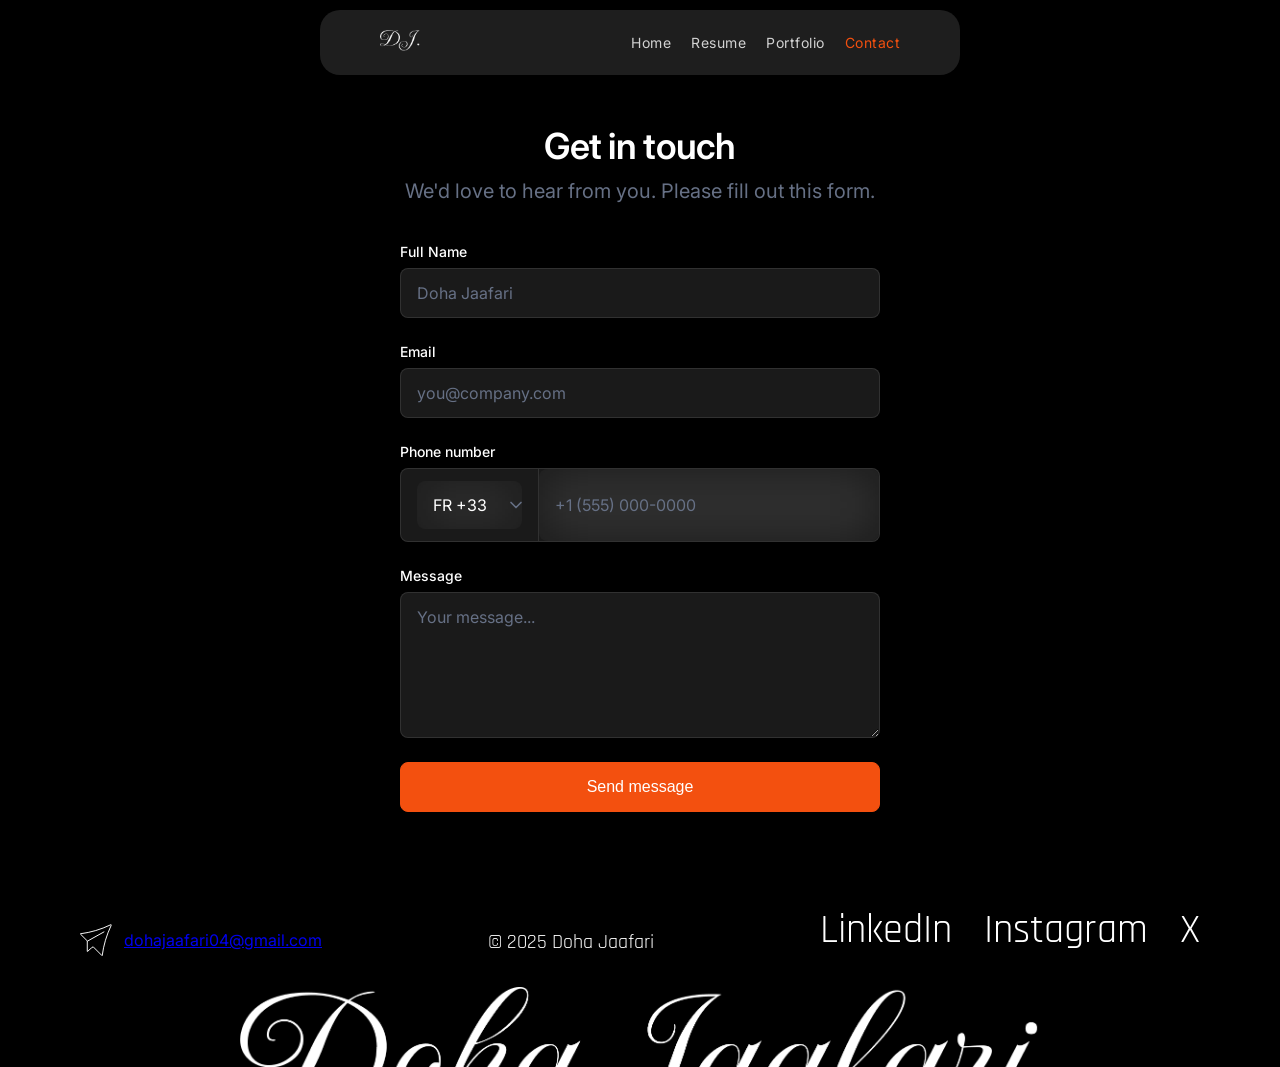
<file: contact.html>
<!DOCTYPE html>
<html lang="en" translate="no">
<head>
  <meta charset="UTF-8">
  <meta name="google" content="notranslate">
  <meta name="viewport" content="width=device-width, initial-scale=1.0">
  <title>Contact – Doha Jaafari UI/UX Designer</title>
  <meta name="description" content="Contactez Doha Jaafari, UI/UX Designer. Disponible pour des projets freelance, collaborations ou opportunités d'emploi.">
  <meta name="author" content="Doha Jaafari">
  <meta name="robots" content="index, follow">
  <link rel="canonical" href="https://dohajaafari04-sys.github.io/dohajaafari04.github.io/contact.html">
  <meta property="og:url" content="https://dohajaafari04-sys.github.io/dohajaafari04.github.io/contact.html">
  <meta property="og:type" content="website">
  <meta property="og:title" content="Contact – Doha Jaafari UI/UX Designer">
  <meta property="og:description" content="Contactez Doha Jaafari, UI/UX Designer disponible pour des projets et collaborations.">
  <meta property="og:image" content="https://dohajaafari04-sys.github.io/dohajaafari04.github.io/assets/heroImage.png">
  <meta name="twitter:card" content="summary_large_image">
  <meta name="twitter:site" content="@dohajaafari">
  <meta name="twitter:title" content="Contact – Doha Jaafari UI/UX Designer">
  <meta name="twitter:description" content="Contactez Doha Jaafari, UI/UX Designer disponible pour des projets et collaborations.">
  <meta name="twitter:image" content="https://dohajaafari04-sys.github.io/dohajaafari04.github.io/assets/heroImage.png">
  <link rel="icon" type="image/x-icon" href="assets/favicon.ico">
  <link rel="icon" type="image/png" sizes="32x32" href="assets/favicon-32x32.png">
  <link rel="apple-touch-icon" href="assets/icon-192.png">
  <link rel="manifest" href="manifest.json">
  <meta name="theme-color" content="#000000">
  <link rel="stylesheet" href="contact.css">
  <script defer data-domain="dohajaafari04-sys.github.io" src="https://plausible.io/js/script.js"></script>
</head>
<body>
  <div class="container">

    <nav class="navbar" role="navigation" aria-label="Navigation principale">
      <a href="index.html" aria-label="Doha Jaafari – Accueil">
        <img src="assets/logo.png" alt="Logo Doha Jaafari" width="40" height="40">
      </a>
      <button class="mobile-menu-toggle" aria-label="Ouvrir le menu" aria-expanded="false" aria-controls="nav-links">
        <span></span><span></span><span></span>
      </button>
      <div class="nav-links" id="nav-links" role="menubar">
        <a href="index.html" role="menuitem">Home</a>
        <a href="resume.html" role="menuitem">Resume</a>
        <a href="portfolio.html" role="menuitem">Portfolio</a>
        <a href="contact.html" class="active" role="menuitem" aria-current="page">Contact</a>
      </div>
    </nav>

    <main class="main-content" id="main-content" aria-label="Formulaire de contact" itemscope itemtype="https://schema.org/ContactPage">

      <section class="form-section" aria-labelledby="contact-title">
        <div class="form-header">
          <h1 id="contact-title">Get in touch</h1>
          <p class="subtitle">We'd love to hear from you. Please fill out this form.</p>
        </div>

        <form id="contactForm" class="contact-form" novalidate aria-label="Formulaire de contact">

          <div class="form-group">
            <label for="fullName">Full Name</label>
            <input type="text" id="fullName" name="fullName" placeholder="Doha Jaafari" required aria-required="true" autocomplete="name">
          </div>

          <div class="form-group">
            <label for="email">Email</label>
            <input type="email" id="email" name="email" placeholder="you@company.com" required aria-required="true" autocomplete="email">
          </div>

          <div class="form-group">
            <label for="phone">Phone number</label>
            <div class="phone-input">
              <div class="country-select">
                <select id="countryCode" aria-label="Indicatif téléphonique">
                  <option value="+1">US +1</option>
                  <option value="+44">UK +44</option>
                  <option value="+33" selected>FR +33</option>
                  <option value="+212">MA +212</option>
                  <option value="+49">DE +49</option>
                </select>
                <svg class="chevron-icon" viewBox="0 0 20 20" fill="none" aria-hidden="true">
                  <path d="M5 7.5L10 12.5L15 7.5" stroke="#667085" stroke-width="1.66667" stroke-linecap="round" stroke-linejoin="round"/>
                </svg>
              </div>
              <input type="tel" id="phone" name="phone" placeholder="+1 (555) 000-0000" autocomplete="tel">
            </div>
          </div>

          <div class="form-group textarea-group">
            <label for="message">Message</label>
            <textarea id="message" name="message" rows="5" placeholder="Your message..." aria-label="Votre message"></textarea>
          </div>

          <button type="submit" class="submit-btn" aria-label="Envoyer le message">Send message</button>
        </form>
      </section>

      <footer class="footer" role="contentinfo" aria-label="Pied de page">
        <div class="footer-top">
          <div class="footer-email">
            <svg class="mail-icon" viewBox="0 0 33.1032 33.1032" fill="none" aria-hidden="true">
              <path d="M7.52988 17.8404L25.1046 7.9986M22.6441 32.6032H22.9956C24.3929 21.8919 27.4793 11.4699 32.1401 1.72514L32.5 0.968728L32.1344 0.603174L31.378 0.963104C21.6333 5.62388 11.2112 8.71034 0.5 10.1076V10.4591L7.52988 17.4889V28.3852H7.88137L10.3756 26.0091C11.3582 25.0738 12.4501 24.2604 13.6276 23.5867L22.6441 32.6032Z" stroke="white"/>
            </svg>
            <a href="mailto:dohajaafari04@gmail.com" aria-label="Email Doha Jaafari">dohajaafari04@gmail.com</a>
          </div>
          <div class="footer-copyright"><small>&copy; 2025 Doha Jaafari</small></div>
          <div class="footer-social" aria-label="Réseaux sociaux">
            <a href="https://www.linkedin.com/in/dohajaafari" rel="nofollow noopener noreferrer" target="_blank" aria-label="LinkedIn" class="social-link">LinkedIn</a>
            <a href="https://www.instagram.com/dohajaafari" rel="nofollow noopener noreferrer" target="_blank" aria-label="Instagram" class="social-link">Instagram</a>
            <a href="https://twitter.com/dohajaafari" rel="nofollow noopener noreferrer" target="_blank" aria-label="X (Twitter)" class="social-link">X</a>
          </div>
        </div>
        <div class="footer-name" aria-hidden="true">
          <img src="assets/Footer.png" alt="" role="presentation" width="800" height="150" loading="lazy">
        </div>
      </footer>

    </main>
  </div>

  <script>if('serviceWorker'in navigator){window.addEventListener('load',()=>navigator.serviceWorker.register('sw.js'));}</script>
  <script src="contact.js"></script>
</body>
</html>
</file>
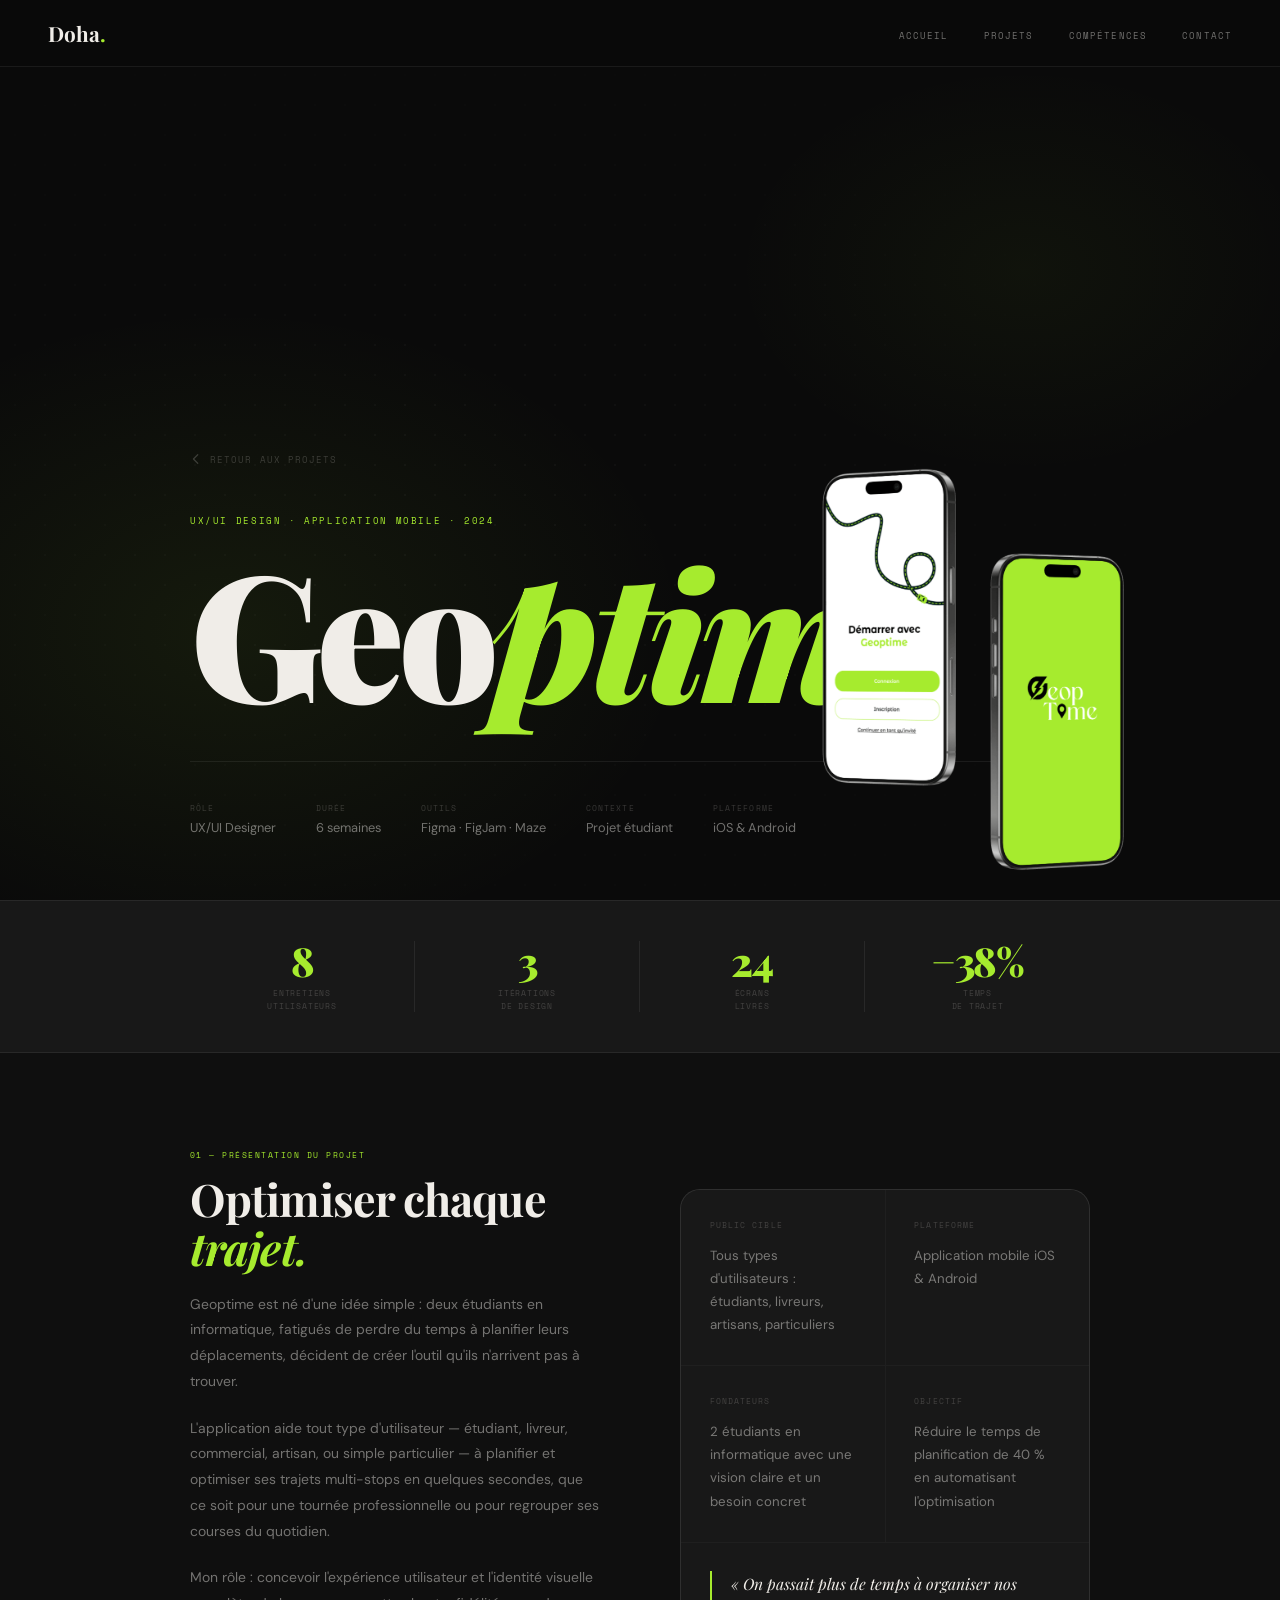
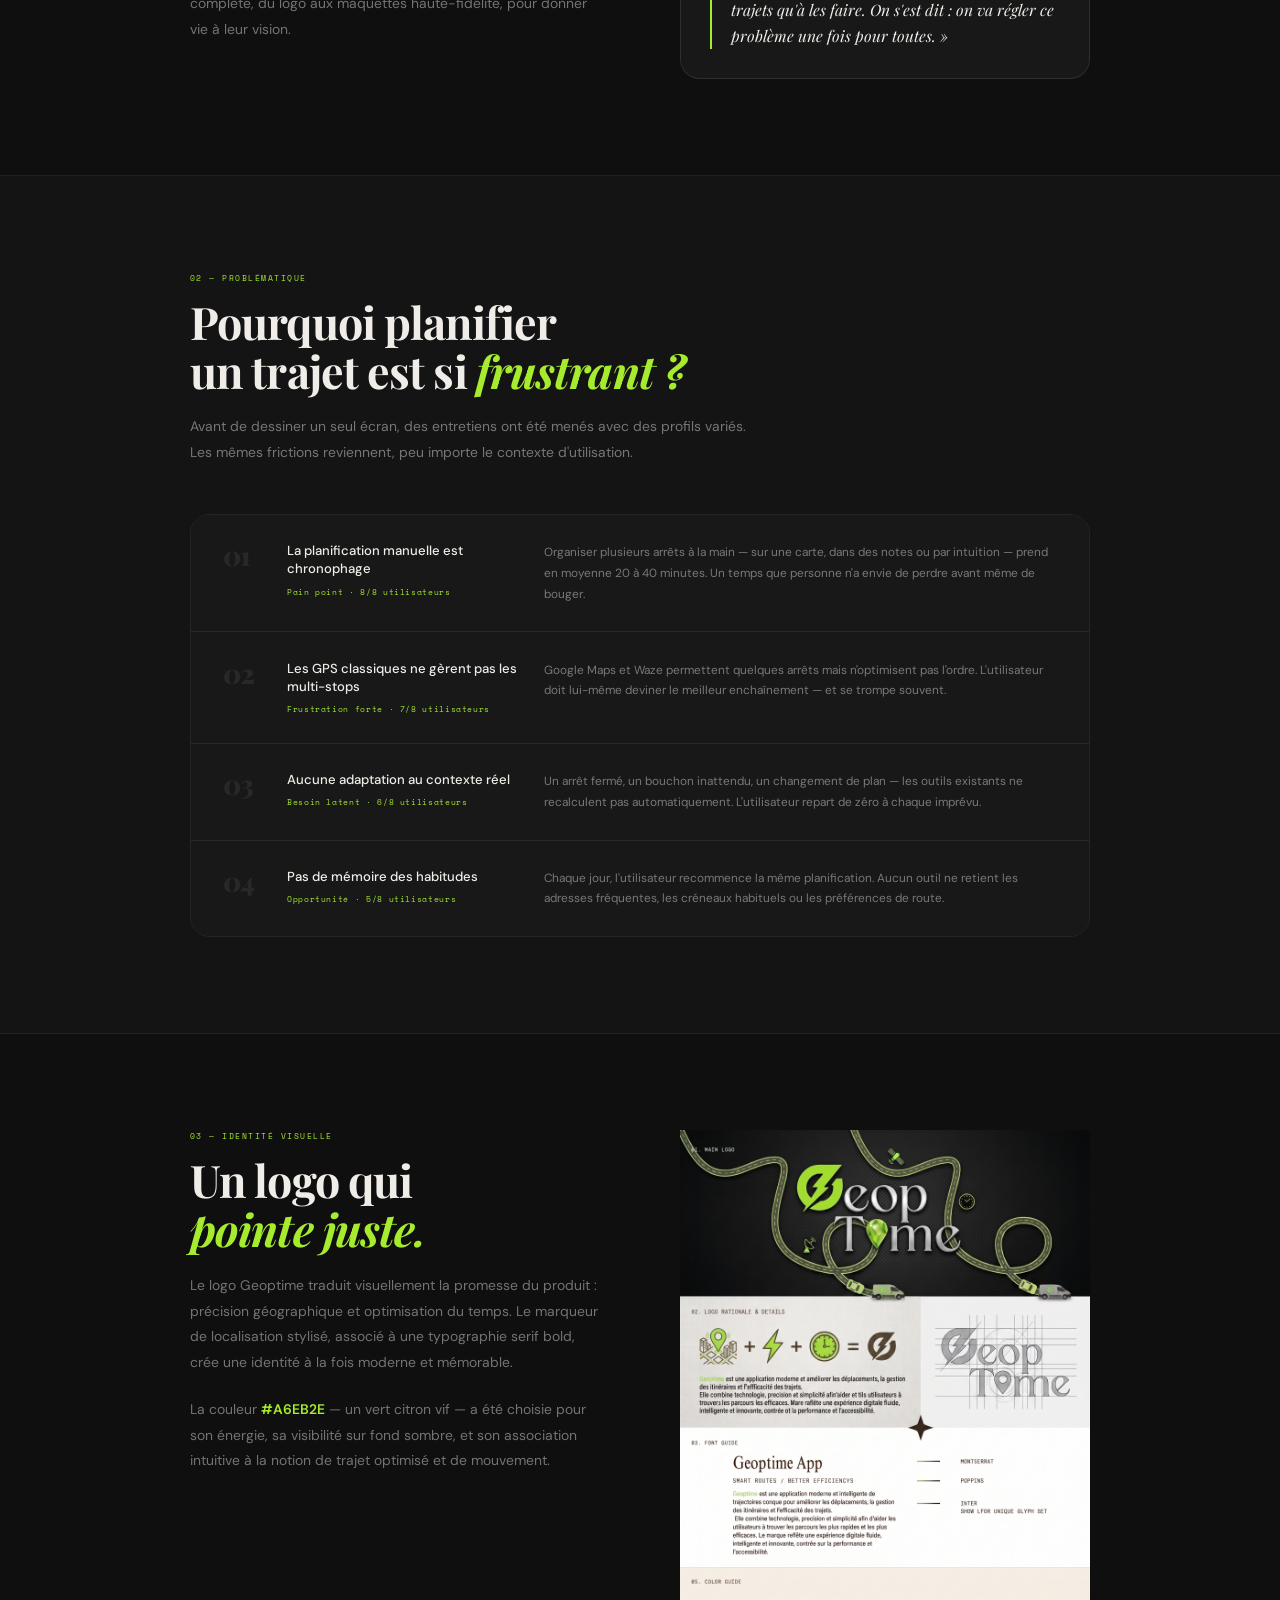
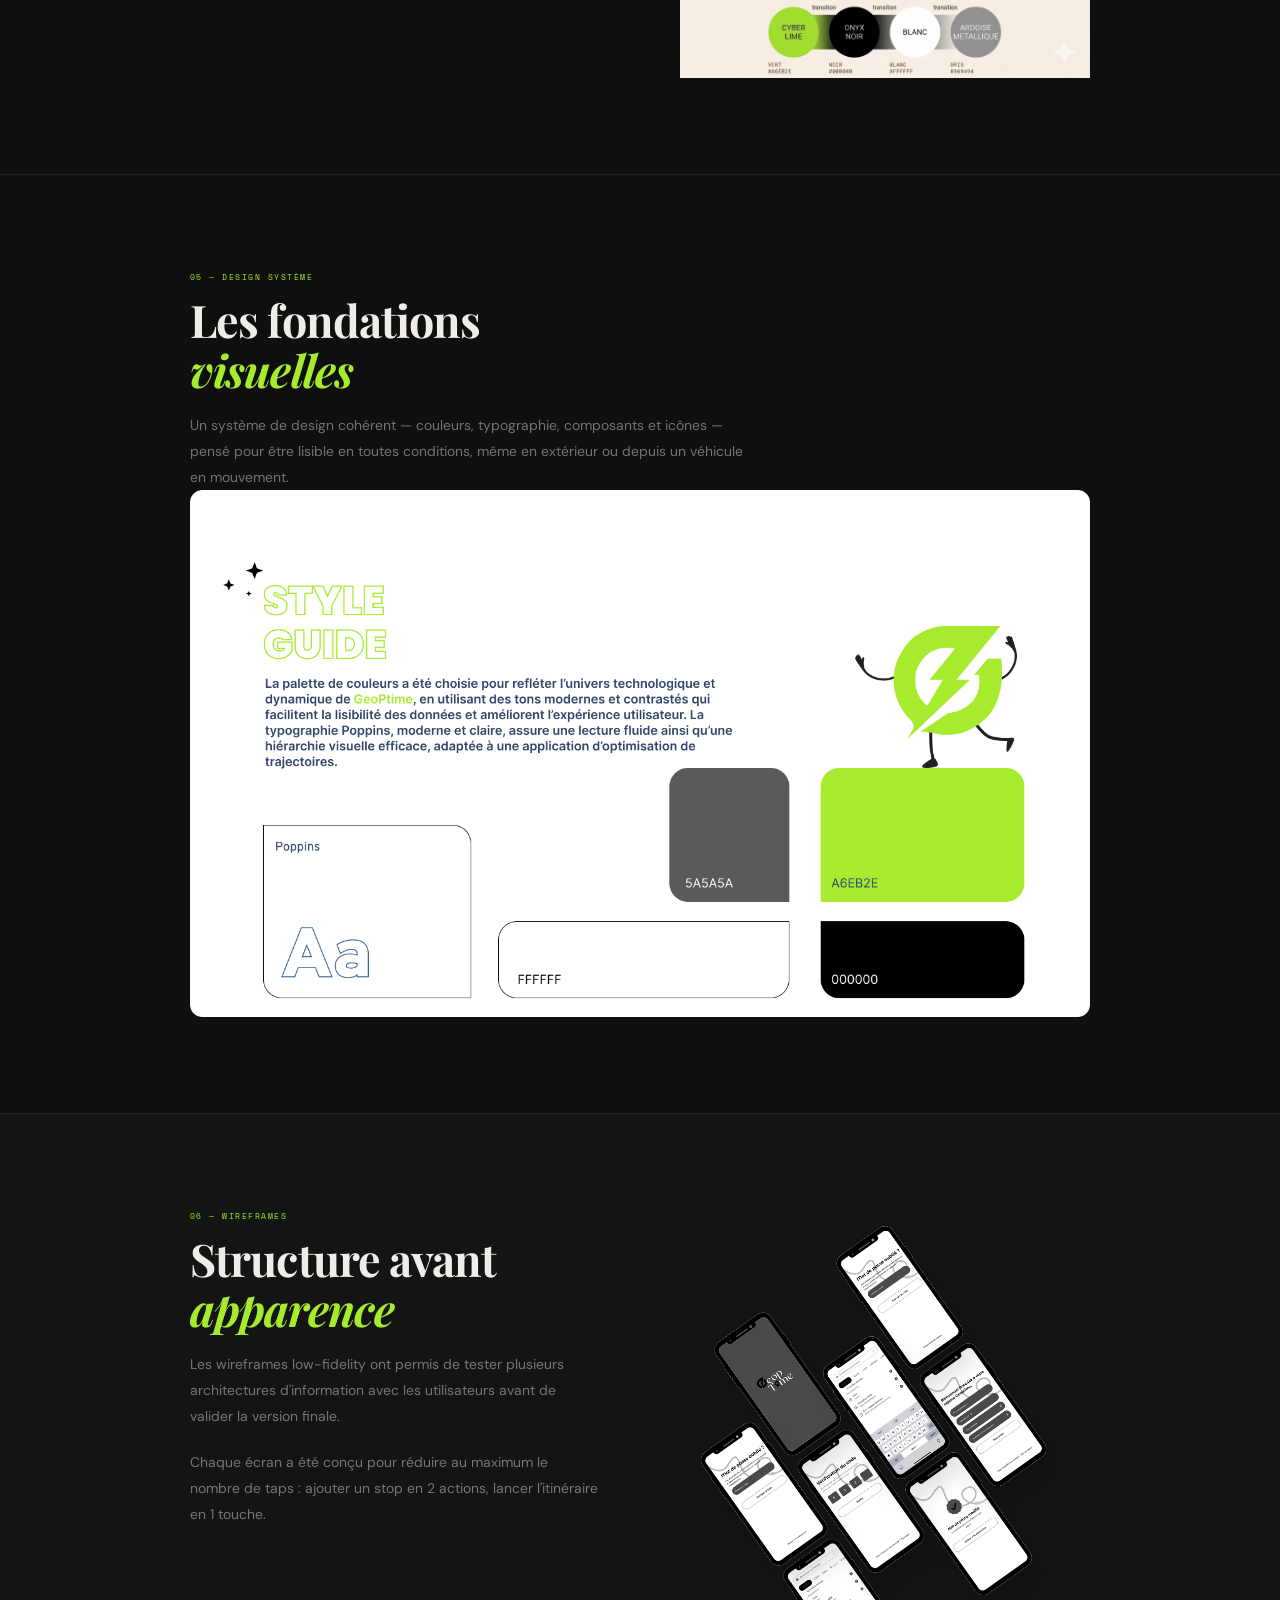
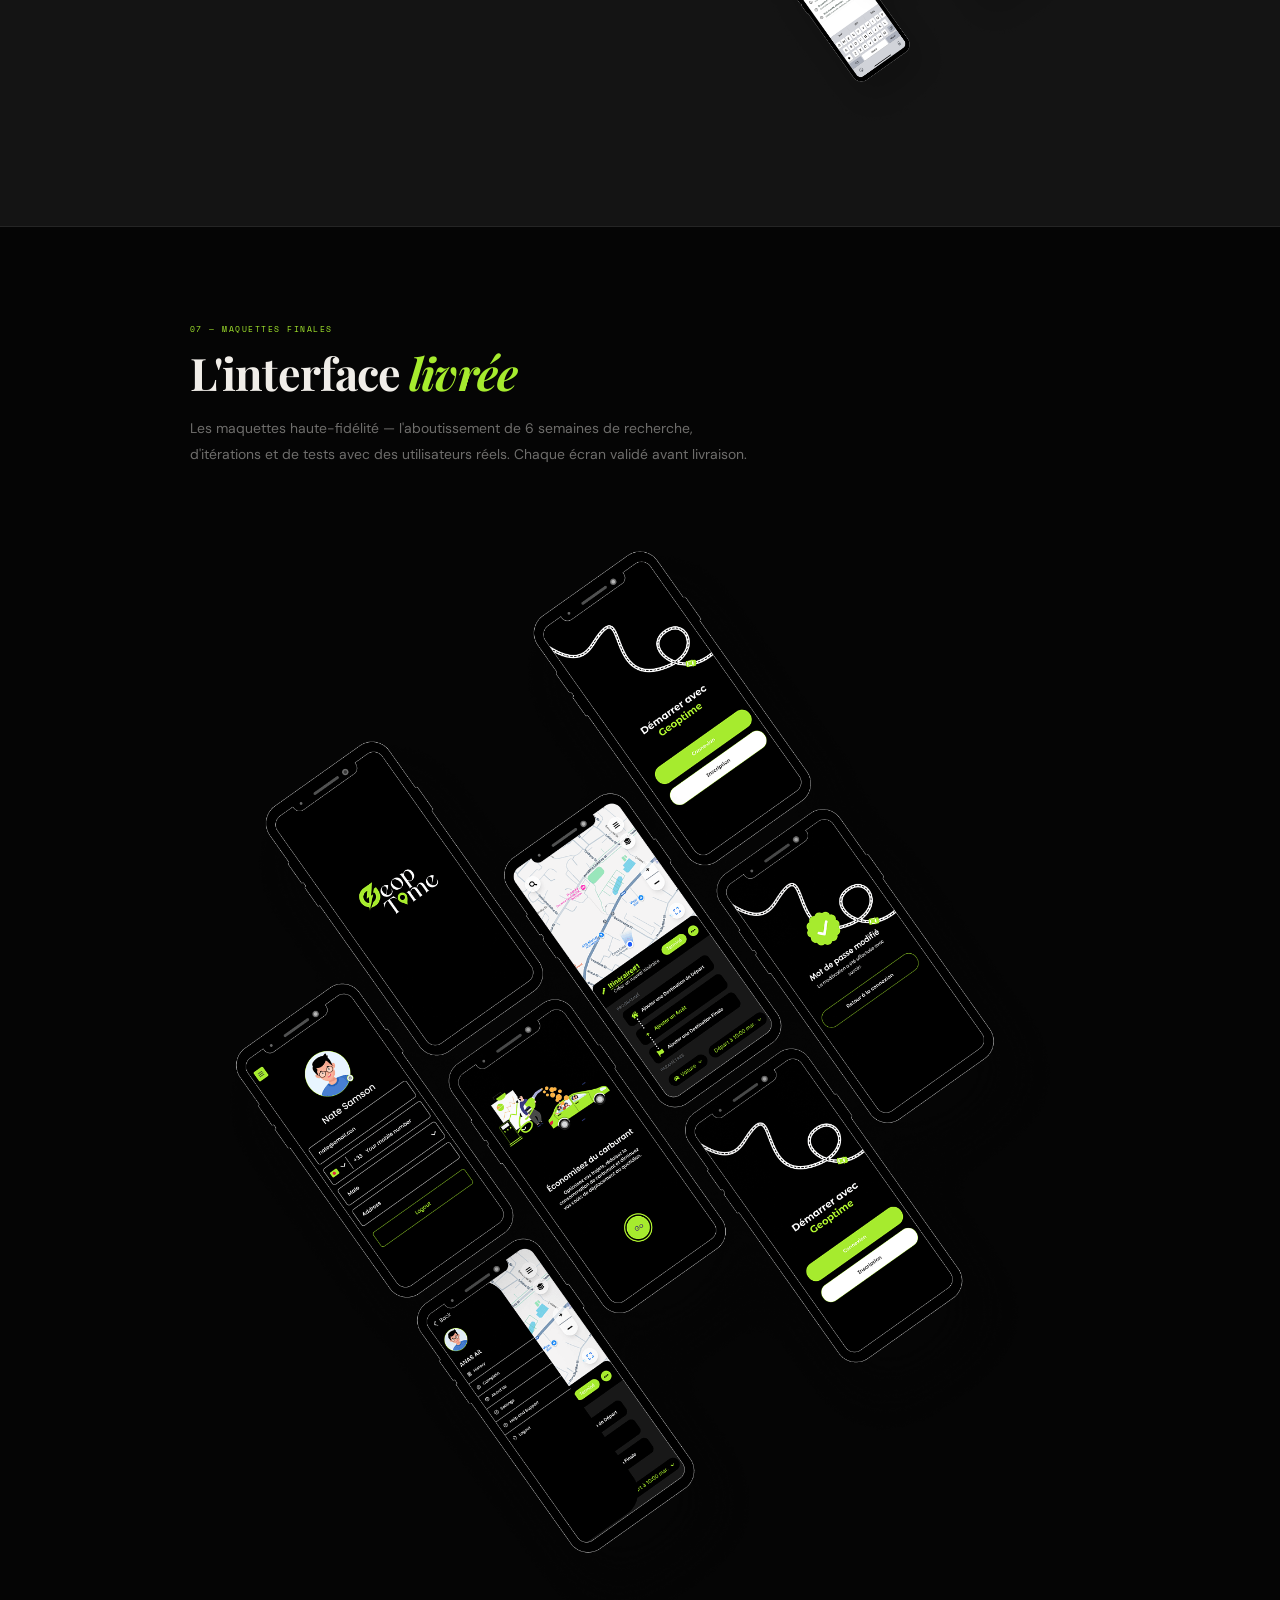
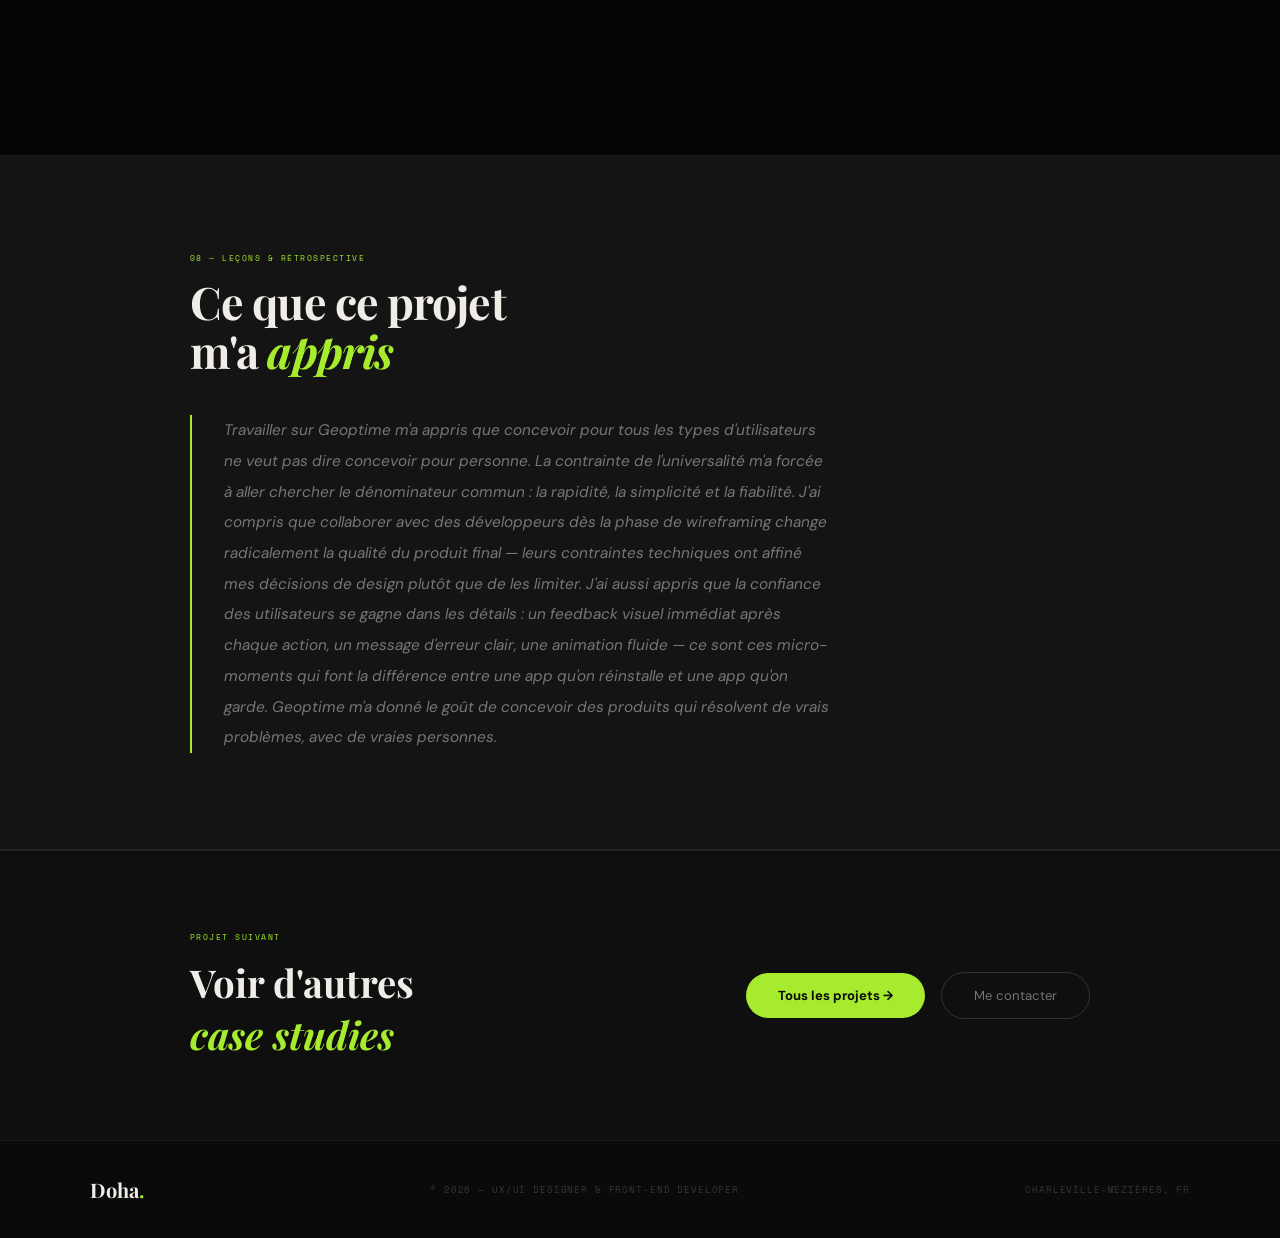
<file: Geoptime.html>
﻿<!DOCTYPE html>
<html lang="fr">
<head>
  <meta charset="UTF-8"/>
  <meta name="viewport" content="width=device-width, initial-scale=1.0"/>
  <title>Geoptime – Case Study · Doha Jaafari</title>
  <link href="https://fonts.googleapis.com/css2?family=Playfair+Display:ital,wght@0,700;0,900;1,400&family=DM+Sans:wght@300;400;500&family=Space+Mono&display=swap" rel="stylesheet">
  <style>
    *, *::before, *::after { box-sizing: border-box; margin: 0; padding: 0; }
    :root {
      --bg:#0a0a0a; --bg2:#0f0f0f; --bg3:#141414; --surf:#181818;
      --brd:rgba(255,255,255,0.07); --brd-h:rgba(255,255,255,0.14);
      --txt:#f0ede8; --muted:rgba(240,237,232,0.45); --dim:rgba(240,237,232,0.2);
      --acc:#A6EB2E; --acc-dim:rgba(166,235,46,0.1); --acc-brd:rgba(166,235,46,0.22);
      --mono:'Space Mono',monospace; --disp:'Playfair Display',serif; --body:'DM Sans',sans-serif;
      --r:12px; --rl:20px;
    }
    html{scroll-behavior:smooth;}
    body{font-family:var(--body);background:var(--bg);color:var(--txt);overflow-x:hidden;display:flex;flex-direction:column;align-items:center;}
    a{color:inherit;text-decoration:none;}
    img{max-width:100%;display:block;}
    .wrap{max-width:980px;width:100%;margin:0 auto;padding:0 2.5rem;}
    nav,.hero,.stats-bar,.sec,.cta-sec,footer{width:100vw;box-sizing:border-box;}

    /* NAV */
    nav{position:fixed;top:0;left:0;right:0;z-index:100;padding:1.2rem 2.5rem;display:flex;justify-content:space-between;align-items:center;background:rgba(10,10,10,0.92);backdrop-filter:blur(20px);border-bottom:1px solid var(--brd);}
    .nlogo{font-family:var(--disp);font-size:1.25rem;font-weight:700;color:var(--txt);}
    .nlogo span{color:var(--acc);}
    .nlinks{display:flex;gap:2rem;list-style:none;}
    .nlinks a{font-size:.78rem;color:var(--muted);transition:color .2s;}
    .nlinks a:hover{color:var(--txt);}

    /* HERO */
    .hero{min-height:100vh;padding-top:5.5rem;padding-bottom:0;display:flex;flex-direction:column;justify-content:flex-end;background:var(--bg);position:relative;overflow:hidden;}
    .h-glow{position:absolute;inset:0;pointer-events:none;background:radial-gradient(ellipse 55% 55% at 18% 70%,rgba(166,235,46,0.07) 0%,transparent 65%),radial-gradient(ellipse 38% 38% at 80% 30%,rgba(166,235,46,0.04) 0%,transparent 60%);}
    .h-dots{position:absolute;inset:0;pointer-events:none;background-image:radial-gradient(rgba(255,255,255,0.03) 1px,transparent 1px);background-size:30px 30px;mask-image:radial-gradient(ellipse 80% 80% at 35% 55%,black 10%,transparent 80%);}
    .h-inner{position:relative;z-index:2;padding-bottom:4rem;}
    .h-back{display:inline-flex;align-items:center;gap:.5rem;font-family:var(--mono);font-size:.56rem;letter-spacing:.12em;text-transform:uppercase;color:var(--dim);margin-bottom:3rem;transition:color .2s;}
    .h-back:hover{color:var(--acc);}
    .h-back:hover svg{transform:translateX(-3px);}
    .h-back svg{transition:transform .2s;}
    .h-eye{font-family:var(--mono);font-size:.56rem;letter-spacing:.18em;color:var(--acc);text-transform:uppercase;margin-bottom:1.8rem;display:block;}
    .h-title{font-family:var(--disp);font-size:clamp(4.5rem,14vw,11rem);font-weight:900;line-height:.85;letter-spacing:-.04em;color:var(--txt);margin-bottom:3.5rem;}
    .h-title em{color:var(--acc);font-style:italic;}
    .h-meta{display:flex;flex-wrap:wrap;gap:2.5rem;padding-top:2.5rem;border-top:1px solid var(--brd);}
    .h-mi{display:flex;flex-direction:column;gap:.3rem;}
    .h-ml{font-family:var(--mono);font-size:.48rem;letter-spacing:.14em;text-transform:uppercase;color:var(--dim);}
    .h-mv{font-size:.8rem;color:var(--muted);}
    .h-mockup{position:absolute;right:0;bottom:0;width:clamp(380px,48vw,720px);z-index:3;pointer-events:none;}
    .h-mockup img{width:100%;height:auto;object-fit:contain;}

    /* STATS */
    .stats-bar{background:var(--surf);border-top:1px solid var(--brd);border-bottom:1px solid var(--brd);padding:2.5rem 0;}
    .stats-g{display:grid;grid-template-columns:repeat(4,1fr);}
    .stat{padding:0 2rem;border-right:1px solid var(--brd);text-align:center;}
    .stat:last-child{border-right:none;}
    .sn{font-family:var(--disp);font-size:2.5rem;font-weight:900;color:var(--acc);letter-spacing:-.03em;line-height:1;margin-bottom:.4rem;}
    .sl{font-family:var(--mono);font-size:.48rem;letter-spacing:.1em;text-transform:uppercase;color:var(--dim);line-height:1.6;}

    /* SECTIONS */
    .sec{padding:6rem 0;border-bottom:1px solid var(--brd);}
    .sec.a{background:var(--bg2);}
    .sec.b{background:var(--bg3);}
    .sec.c{background:#050505;}
    .lbl{font-family:var(--mono);font-size:.52rem;letter-spacing:.18em;text-transform:uppercase;color:var(--acc);margin-bottom:.8rem;display:block;}
    .ttl{font-family:var(--disp);font-size:clamp(1.8rem,4vw,2.8rem);font-weight:700;letter-spacing:-.02em;line-height:1.1;margin-bottom:1.2rem;color:var(--txt);}
    .ttl em{color:var(--acc);font-style:italic;}
    .bdy{font-size:.87rem;color:var(--muted);line-height:1.85;max-width:560px;}
    .tc{display:grid;grid-template-columns:1fr 1fr;gap:5rem;align-items:start;}

    /* OVERVIEW */
    .ovg{display:grid;grid-template-columns:1fr 1fr;gap:1px;background:var(--brd);border:1px solid var(--brd);border-radius:var(--rl);overflow:hidden;margin-top:2.5rem;}
    .ovc{background:var(--surf);padding:1.8rem;}
    .ovc .ol{font-family:var(--mono);font-size:.48rem;letter-spacing:.14em;text-transform:uppercase;color:var(--dim);margin-bottom:.8rem;display:block;}
    .ovc p{font-size:.83rem;color:var(--muted);line-height:1.75;}
    .ovc .q{font-family:var(--disp);font-size:.98rem;font-style:italic;color:var(--txt);border-left:2px solid var(--acc);padding-left:1.2rem;line-height:1.65;}
    .ovc.sp{grid-column:span 2;}

    /* INSIGHTS */
    .ins{margin-top:2.5rem;border:1px solid var(--brd);border-radius:var(--rl);overflow:hidden;}
    .ir{background:var(--surf);padding:1.7rem 2rem;display:grid;grid-template-columns:2.5rem 1fr 2.2fr;gap:1.5rem;align-items:start;border-bottom:1px solid var(--brd);transition:background .2s;}
    .ir:last-child{border-bottom:none;}
    .ir:hover{background:var(--bg3);}
    .in_{font-family:var(--disp);font-size:1.7rem;font-weight:900;color:var(--brd);letter-spacing:-.04em;line-height:1;}
    .it{font-size:.82rem;font-weight:500;color:var(--txt);line-height:1.4;}
    .ib{font-size:.74rem;color:var(--muted);line-height:1.75;}
    .ii{margin-top:.5rem;font-family:var(--mono);font-size:.5rem;letter-spacing:.08em;color:var(--acc);}

    /* IMAGE PLACEHOLDER */
    .img-placeholder{width:100%;border:2px dashed var(--acc-brd);border-radius:var(--rl);background:var(--acc-dim);display:flex;flex-direction:column;align-items:center;justify-content:center;gap:.75rem;padding:4rem 2rem;transition:border-color .25s,background .25s;position:relative;overflow:hidden;}
    .img-placeholder:hover{border-color:var(--acc);background:rgba(166,235,46,.18);}
    .img-placeholder .ph-icon{font-size:2rem;opacity:.5;}
    .img-placeholder .ph-label{font-family:var(--mono);font-size:.52rem;letter-spacing:.16em;text-transform:uppercase;color:var(--muted);text-align:center;line-height:1.8;}
    .img-placeholder .ph-sub{font-size:.72rem;color:var(--dim);text-align:center;}
    .img-placeholder.tall{min-height:480px;}
    .img-placeholder.short{min-height:300px;}
    .img-placeholder.wide{min-height:400px;}

    /* LOGO GRID */
    .logo-grid{display:grid;grid-template-columns:1fr 1fr;gap:1rem;margin-top:1.5rem;}
    .logo-variant{border:1px solid var(--brd);border-radius:14px;overflow:hidden;display:flex;flex-direction:column;}
    .lv-bg{flex:1;min-height:140px;display:flex;align-items:center;justify-content:center;position:relative;}
    .lv-bg.dark{background:#080808;}
    .lv-bg.light{background:#f0ede8;}
    .lv-bg.green-bg{background:#1a3a00;}
    .lv-bg.color-bg{background:var(--acc);}
    .lv-bg .img-placeholder{border-radius:0;border:none;background:transparent;padding:1.5rem;min-height:140px;}
    .lv-bg .img-placeholder:hover{background:transparent;}
    .logo-variant .lv-label{padding:.6rem .8rem;font-family:var(--mono);font-size:.44rem;letter-spacing:.1em;text-transform:uppercase;color:var(--dim);border-top:1px solid var(--brd);background:var(--surf);}

    /* MOOD BOARD */
    .mood-grid{display:grid;grid-template-columns:repeat(3,1fr);grid-template-rows:220px 220px;gap:.75rem;margin-top:2.5rem;}
    .mood-cell{border-radius:14px;overflow:hidden;}
    .mood-cell.rowspan{grid-row:span 2;}
    .mood-cell .img-placeholder{height:100%;min-height:unset;border-radius:14px;padding:1.5rem;}

    /* WIREFRAMES */
    .wf-phones{display:grid;grid-template-columns:repeat(3,1fr);gap:1.5rem;}
    .wf-phone-slot{aspect-ratio:9/18;border-radius:24px;overflow:hidden;}
    .wf-phone-slot .img-placeholder{height:100%;min-height:unset;border-radius:24px;padding:1rem;}

    /* MOCKUPS */
    .mockup-showcase{display:grid;grid-template-columns:1.6fr 1fr 1fr;gap:1.5rem;align-items:end;margin-top:2.5rem;}
    .main-slot{aspect-ratio:9/17;border-radius:28px;overflow:hidden;}
    .side-slot{aspect-ratio:9/19;border-radius:24px;overflow:hidden;}
    .main-slot .img-placeholder,.side-slot .img-placeholder{height:100%;min-height:unset;padding:1rem;border-radius:inherit;}
    .mockup-row2{display:grid;grid-template-columns:1fr 1fr;gap:1.5rem;margin-top:1.5rem;}
    .row2-slot{aspect-ratio:16/9;border-radius:20px;overflow:hidden;}
    .row2-slot .img-placeholder{height:100%;min-height:unset;border-radius:20px;padding:1rem;}

    /* LEARNING */
    .learning-para{max-width:640px;border-left:2px solid var(--acc);padding-left:2rem;}
    .learning-para p{font-size:.96rem;color:var(--muted);line-height:2;font-style:italic;}

    /* CTA */
    .cta-sec{background:var(--bg2);border-top:1px solid var(--brd);padding:5rem 0;}
    .ctai{display:flex;align-items:center;justify-content:space-between;flex-wrap:wrap;gap:2rem;}
    .ctal{font-family:var(--mono);font-size:.52rem;letter-spacing:.18em;text-transform:uppercase;color:var(--acc);margin-bottom:.8rem;}
    .ctat{font-family:var(--disp);font-size:clamp(1.6rem,3.5vw,2.4rem);font-weight:700;color:var(--txt);}
    .ctat em{color:var(--acc);font-style:italic;}
    .btns{display:flex;gap:1rem;flex-wrap:wrap;align-items:center;}
    .bp{background:var(--acc);color:#0a0a0a;font-weight:700;font-size:.82rem;padding:.85rem 2rem;border-radius:100px;transition:opacity .2s,transform .2s;}
    .bp:hover{opacity:.85;transform:translateY(-2px);}
    .bo{border:1px solid var(--brd-h);color:var(--muted);font-size:.82rem;padding:.85rem 2rem;border-radius:100px;transition:border-color .2s,color .2s;}
    .bo:hover{border-color:var(--acc);color:var(--acc);}

    /* FOOTER */
    footer{width:100vw;background:var(--surf);border-top:1px solid var(--brd);padding:3.5rem 2.5rem;}
    .footer-inner{max-width:980px;margin:0 auto;display:flex;align-items:center;justify-content:space-between;flex-wrap:wrap;gap:1.5rem;}
    .footer-logo{font-family:var(--disp);font-size:1.5rem;font-weight:700;color:var(--txt);}
    .footer-logo span{color:var(--acc);}
    .footer-right{display:flex;flex-direction:column;gap:.4rem;align-items:flex-end;}
    .footer-copy,.footer-made{font-family:var(--mono);font-size:.48rem;letter-spacing:.1em;text-transform:uppercase;color:var(--dim);}

    /* FADE IN */
    .f{opacity:0;transform:translateY(22px);transition:opacity .7s ease,transform .7s ease;}
    .f.v{opacity:1;transform:translateY(0);}

    /* RESPONSIVE */
    @media(max-width:860px){
      .tc{grid-template-columns:1fr;gap:3rem;}
      .ovg{grid-template-columns:1fr;} .ovc.sp{grid-column:span 1;}
      .stats-g{grid-template-columns:1fr 1fr;}
      .logo-grid{grid-template-columns:1fr;}
      .mood-grid{grid-template-columns:1fr 1fr;grid-template-rows:auto;}
      .mood-cell.rowspan{grid-row:auto;}
      .wf-phones{grid-template-columns:1fr 1fr;}
      .mockup-showcase{grid-template-columns:1fr 1fr;}
      .main-slot{grid-column:span 2;}
      .h-mockup{display:none;}
      .footer-right{align-items:flex-start;}
    }
    @media(max-width:560px){
      .wf-phones{grid-template-columns:1fr;}
      .mockup-showcase{grid-template-columns:1fr;}
      .main-slot{grid-column:auto;}
      .mockup-row2{grid-template-columns:1fr;}
    }
  </style>
  <style id="shared-nav-footer-style">
    .site-nav {
      position: fixed; top: 0; left: 0; right: 0; z-index: 1000;
      padding: 1.2rem 3rem; display: flex; justify-content: space-between;
      align-items: center; background: rgba(10, 10, 10, 0.92);
      backdrop-filter: blur(20px); border-bottom: 1px solid rgba(255,255,255,0.07);
      box-sizing: border-box; transition: padding .3s ease, background .3s ease;
    }
    .site-nav.scrolled { padding: .9rem 3rem; background: rgba(10,10,10,0.96); }
    .site-nav-logo { font-family: var(--disp,'Playfair Display',serif); font-size: 1.3rem; font-weight: 700; color: var(--txt,#f0ede8); text-decoration: none; }
    .site-nav-logo span { color: var(--acc,#A6EB2E); }
    .site-nav-links { list-style: none; display: flex; gap: 2.2rem; align-items: center; margin: 0; padding: 0; }
    .site-nav-links a { font-family: var(--mono,'Space Mono',monospace); font-size: .58rem; letter-spacing: .12em; text-transform: uppercase; color: var(--muted,rgba(240,237,232,0.45)); text-decoration: none; position: relative; transition: color .2s ease; }
    .site-nav-links a::after { content: ''; position: absolute; left: 0; bottom: -5px; width: 0; height: 1px; background: var(--acc,#A6EB2E); transition: width .25s ease; }
    .site-nav-links a:hover, .site-nav-links a.active { color: var(--txt,#f0ede8); }
    .site-nav-links a:hover::after, .site-nav-links a.active::after { width: 100%; }
    .site-nav-toggle { display: none; flex-direction: column; gap: 5px; width: 34px; height: 34px; align-items: center; justify-content: center; border: 1px solid rgba(255,255,255,0.1); border-radius: 8px; background: transparent; cursor: pointer; }
    .site-nav-toggle span { display: block; width: 18px; height: 1px; background: var(--txt,#f0ede8); transition: transform .25s ease; }
    .site-mobile-menu { position: fixed; inset: 0; z-index: 999; background: rgba(10,10,10,.97); display: flex; flex-direction: column; align-items: center; justify-content: center; gap: 1.8rem; transform: translateX(100%); transition: transform .35s cubic-bezier(.22,1,.36,1); }
    .site-mobile-menu.open { transform: none; }
    .site-mobile-menu a { font-family: var(--disp,'Playfair Display',serif); font-size: clamp(1.8rem,9vw,3rem); font-style: italic; color: var(--muted,rgba(240,237,232,0.45)); text-decoration: none; transition: color .2s ease; }
    .site-mobile-menu a:hover { color: var(--txt,#f0ede8); }
    .site-footer { width: 100%; box-sizing: border-box; background: var(--bg,#0a0a0a); border-top: 1px solid rgba(255,255,255,0.07); padding: 2.2rem 3rem; }
    .site-footer-inner { max-width: 1100px; margin: 0 auto; display: flex; align-items: center; justify-content: space-between; gap: 1.5rem; }
    .site-footer-logo { font-family: var(--disp,'Playfair Display',serif); font-size: 1.25rem; font-weight: 700; color: var(--txt,#f0ede8); }
    .site-footer-logo span { color: var(--acc,#A6EB2E); }
    .site-footer-copy, .site-footer-place { font-family: var(--mono,'Space Mono',monospace); font-size: .54rem; letter-spacing: .1em; text-transform: uppercase; color: var(--dim,rgba(240,237,232,0.2)); }
    @media (max-width: 900px) {
      .site-nav { padding: 1rem 1.4rem; }
      .site-nav.scrolled { padding: .85rem 1.4rem; }
      .site-nav-links { display: none; }
      .site-nav-toggle { display: flex; }
      .site-footer { padding: 2rem 1.4rem; }
      .site-footer-inner { flex-direction: column; text-align: center; }
    }
  </style>
</head>
<body>

<!-- NAV -->
<nav class="site-nav" id="nav">
  <a href="index.html" class="site-nav-logo">Doha<span>.</span></a>
  <ul class="site-nav-links">
    <li><a href="index.html">Accueil</a></li>
    <li><a href="index.html#projects">Projets</a></li>
    <li><a href="index.html#skills">Compétences</a></li>
    <li><a href="index.html#contact">Contact</a></li>
  </ul>
  <button class="site-nav-toggle" id="navToggle" aria-label="Ouvrir le menu" type="button">
    <span></span><span></span>
  </button>
</nav>

<!-- MOBILE MENU -->
<div class="site-mobile-menu" id="mobileMenu">
  <a href="index.html" class="mobile-link">Accueil</a>
  <a href="index.html#projects" class="mobile-link">Projets</a>
  <a href="index.html#skills" class="mobile-link">Compétences</a>
  <a href="index.html#contact" class="mobile-link">Contact</a>
</div>

<!-- ══ HERO ══ -->
<section class="hero">
  <div class="h-glow"></div>
  <div class="h-dots"></div>

  <div class="h-mockup" aria-hidden="true">
    <img src="geoptime.png" alt="Maquettes Geoptime" />
  </div>

  <div class="h-inner wrap">
    <a href="index.html" class="h-back">
      <svg width="12" height="12" viewBox="0 0 14 14" fill="none"><path d="M9 2L4 7l5 5" stroke="currentColor" stroke-width="1.5" stroke-linecap="round" stroke-linejoin="round"/></svg>
      Retour aux projets
    </a>
    <span class="h-eye">UX/UI Design · Application mobile · 2024</span>
    <h1 class="h-title f">Geo<em>ptime</em></h1>
    <div class="h-meta f">
      <div class="h-mi"><span class="h-ml">Rôle</span><span class="h-mv">UX/UI Designer</span></div>
      <div class="h-mi"><span class="h-ml">Durée</span><span class="h-mv">6 semaines</span></div>
      <div class="h-mi"><span class="h-ml">Outils</span><span class="h-mv">Figma · FigJam · Maze</span></div>
      <div class="h-mi"><span class="h-ml">Contexte</span><span class="h-mv">Projet étudiant</span></div>
      <div class="h-mi"><span class="h-ml">Plateforme</span><span class="h-mv">iOS &amp; Android</span></div>
    </div>
  </div>
</section>

<!-- STATS -->
<section class="stats-bar">
  <div class="wrap">
    <div class="stats-g">
      <div class="stat"><div class="sn">8</div><div class="sl">entretiens<br>utilisateurs</div></div>
      <div class="stat"><div class="sn">3</div><div class="sl">itérations<br>de design</div></div>
      <div class="stat"><div class="sn">24</div><div class="sl">écrans<br>livrés</div></div>
      <div class="stat"><div class="sn">−38%</div><div class="sl">temps<br>de trajet</div></div>
    </div>
  </div>
</section>

<!-- 01 — PRÉSENTATION -->
<section class="sec a">
  <div class="wrap">
    <div class="tc">
      <div class="f">
        <span class="lbl">01 — Présentation du projet</span>
        <h2 class="ttl">Optimiser chaque<br><em>trajet.</em></h2>
        <p class="bdy">Geoptime est né d'une idée simple : deux étudiants en informatique, fatigués de perdre du temps à planifier leurs déplacements, décident de créer l'outil qu'ils n'arrivent pas à trouver.</p>
        <br>
        <p class="bdy">L'application aide tout type d'utilisateur — étudiant, livreur, commercial, artisan, ou simple particulier — à planifier et optimiser ses trajets multi-stops en quelques secondes, que ce soit pour une tournée professionnelle ou pour regrouper ses courses du quotidien.</p>
        <br>
        <p class="bdy">Mon rôle : concevoir l'expérience utilisateur et l'identité visuelle complète, du logo aux maquettes haute-fidélité, pour donner vie à leur vision.</p>
      </div>
      <div class="f">
        <div class="ovg">
          <div class="ovc">
            <span class="ol">Public cible</span>
            <p>Tous types d'utilisateurs : étudiants, livreurs, artisans, particuliers</p>
          </div>
          <div class="ovc">
            <span class="ol">Plateforme</span>
            <p>Application mobile iOS &amp; Android</p>
          </div>
          <div class="ovc">
            <span class="ol">Fondateurs</span>
            <p>2 étudiants en informatique avec une vision claire et un besoin concret</p>
          </div>
          <div class="ovc">
            <span class="ol">Objectif</span>
            <p>Réduire le temps de planification de 40 % en automatisant l'optimisation</p>
          </div>
          <div class="ovc sp">
            <p class="q">« On passait plus de temps à organiser nos trajets qu'à les faire. On s'est dit : on va régler ce problème une fois pour toutes. »</p>
          </div>
        </div>
      </div>
    </div>
  </div>
</section>

<!-- 02 — PROBLÉMATIQUE -->
<section class="sec b">
  <div class="wrap">
    <div class="f" style="margin-bottom:3rem">
      <span class="lbl">02 — Problématique</span>
      <h2 class="ttl">Pourquoi planifier<br>un trajet est si <em>frustrant ?</em></h2>
      <p class="bdy">Avant de dessiner un seul écran, des entretiens ont été menés avec des profils variés. Les mêmes frictions reviennent, peu importe le contexte d'utilisation.</p>
    </div>
    <div class="ins f">
      <div class="ir">
        <div class="in_">01</div>
        <div class="it">La planification manuelle est chronophage<div class="ii">Pain point · 8/8 utilisateurs</div></div>
        <div class="ib">Organiser plusieurs arrêts à la main — sur une carte, dans des notes ou par intuition — prend en moyenne 20 à 40 minutes. Un temps que personne n'a envie de perdre avant même de bouger.</div>
      </div>
      <div class="ir">
        <div class="in_">02</div>
        <div class="it">Les GPS classiques ne gèrent pas les multi-stops<div class="ii">Frustration forte · 7/8 utilisateurs</div></div>
        <div class="ib">Google Maps et Waze permettent quelques arrêts mais n'optimisent pas l'ordre. L'utilisateur doit lui-même deviner le meilleur enchaînement — et se trompe souvent.</div>
      </div>
      <div class="ir">
        <div class="in_">03</div>
        <div class="it">Aucune adaptation au contexte réel<div class="ii">Besoin latent · 6/8 utilisateurs</div></div>
        <div class="ib">Un arrêt fermé, un bouchon inattendu, un changement de plan — les outils existants ne recalculent pas automatiquement. L'utilisateur repart de zéro à chaque imprévu.</div>
      </div>
      <div class="ir">
        <div class="in_">04</div>
        <div class="it">Pas de mémoire des habitudes<div class="ii">Opportunité · 5/8 utilisateurs</div></div>
        <div class="ib">Chaque jour, l'utilisateur recommence la même planification. Aucun outil ne retient les adresses fréquentes, les créneaux habituels ou les préférences de route.</div>
      </div>
    </div>
  </div>
</section>

<!-- 03 — IDENTITÉ VISUELLE / LOGO -->
<section class="sec a">
  <div class="wrap">
    <div class="tc">
      <div class="f">
        <span class="lbl">03 — Identité visuelle</span>
        <h2 class="ttl">Un logo qui<br><em>pointe juste.</em></h2>
        <p class="bdy">Le logo Geoptime traduit visuellement la promesse du produit : précision géographique et optimisation du temps. Le marqueur de localisation stylisé, associé à une typographie serif bold, crée une identité à la fois moderne et mémorable.</p>
        <br>
        <p class="bdy">La couleur <strong style="color:var(--acc);font-weight:600">#A6EB2E</strong> — un vert citron vif — a été choisie pour son énergie, sa visibilité sur fond sombre, et son association intuitive à la notion de trajet optimisé et de mouvement.</p>
      </div>
      <div class="f">
        <img src="identite visuelle geo.png" alt="Identité visuelle Geoptime" />
      </div>
    </div>
  </div>
</section>

<!-- 05 — DESIGN SYSTÈME -->
<section class="sec a">
  <div class="wrap">
    <div class="f">
      <span class="lbl">05 — Design système</span>
      <h2 class="ttl">Les fondations<br><em>visuelles</em></h2>
      <p class="bdy">Un système de design cohérent — couleurs, typographie, composants et icônes — pensé pour être lisible en toutes conditions, même en extérieur ou depuis un véhicule en mouvement.</p>
    </div>
    <img src="guide style.png" alt="Guide de style Geoptime" />
  </div>
</section>

<!-- 06 — WIREFRAMES -->
<section class="sec b">
  <div class="wrap">
    <div class="tc">
      <div class="f">
        <span class="lbl">06 — Wireframes</span>
        <h2 class="ttl">Structure avant<br><em>apparence</em></h2>
        <p class="bdy">Les wireframes low-fidelity ont permis de tester plusieurs architectures d'information avec les utilisateurs avant de valider la version finale.</p>
        <br>
        <p class="bdy">Chaque écran a été conçu pour réduire au maximum le nombre de taps : ajouter un stop en 2 actions, lancer l'itinéraire en 1 touche.</p>
      </div>
      <div class="f">
        <img src="wireframesgeo.png"alt="Wireframes Geoptime" />
      </div>
    </div>
  </div>
</section>

<!-- 07 — MAQUETTES FINALES -->
<section class="sec c">
  <div class="wrap">
    <div class="f" style="margin-bottom:3rem">
      <span class="lbl">07 — Maquettes finales</span>
      <h2 class="ttl">L'interface <em>livrée</em></h2>
      <p class="bdy">Les maquettes haute-fidélité — l'aboutissement de 6 semaines de recherche, d'itérations et de tests avec des utilisateurs réels. Chaque écran validé avant livraison.</p>
    </div>
    <img src="maquette geo.png" alt="Maquettes finales Geoptime" />
  </div>
</section>

<!-- 08 — CE QUE J'AI APPRIS -->
<section class="sec b">
  <div class="wrap">
    <div class="f" style="margin-bottom:2.5rem">
      <span class="lbl">08 — Leçons &amp; Rétrospective</span>
      <h2 class="ttl">Ce que ce projet<br>m'a <em>appris</em></h2>
    </div>
    <div class="learning-para f">
      <p>Travailler sur Geoptime m'a appris que concevoir pour tous les types d'utilisateurs ne veut pas dire concevoir pour personne. La contrainte de l'universalité m'a forcée à aller chercher le dénominateur commun : la rapidité, la simplicité et la fiabilité. J'ai compris que collaborer avec des développeurs dès la phase de wireframing change radicalement la qualité du produit final — leurs contraintes techniques ont affiné mes décisions de design plutôt que de les limiter. J'ai aussi appris que la confiance des utilisateurs se gagne dans les détails : un feedback visuel immédiat après chaque action, un message d'erreur clair, une animation fluide — ce sont ces micro-moments qui font la différence entre une app qu'on réinstalle et une app qu'on garde. Geoptime m'a donné le goût de concevoir des produits qui résolvent de vrais problèmes, avec de vraies personnes.</p>
    </div>
  </div>
</section>

<!-- CTA -->
<section class="cta-sec">
  <div class="wrap">
    <div class="ctai f">
      <div>
        <div class="ctal">Projet suivant</div>
        <h2 class="ctat">Voir d'autres<br><em>case studies</em></h2>
      </div>
      <div class="btns">
        <a href="index.html#projects" class="bp">Tous les projets →</a>
        <a href="index.html" class="bo">Me contacter</a>
      </div>
    </div>
  </div>
</section>

<!-- FOOTER -->
<footer class="site-footer">
  <div class="site-footer-inner">
    <span class="site-footer-logo">Doha<span>.</span></span>
    <span class="site-footer-copy">&copy; 2026 &mdash; UX/UI Designer &amp; Front-end Developer</span>
    <span class="site-footer-place">Charleville-Mézières, FR</span>
  </div>
</footer>

<script>
  const els = document.querySelectorAll('.f');
  const obs = new IntersectionObserver(entries => {
    entries.forEach(e => { if (e.isIntersecting) { e.target.classList.add('v'); obs.unobserve(e.target); } });
  }, { threshold: 0.07 });
  els.forEach(el => obs.observe(el));
</script>
<script id="shared-nav-footer-script">
  (() => {
    const nav = document.getElementById('nav');
    const toggle = document.getElementById('navToggle');
    const menu = document.getElementById('mobileMenu');

    if (nav) {
      const setNavState = () => nav.classList.toggle('scrolled', window.scrollY > 50);
      setNavState();
      window.addEventListener('scroll', setNavState, { passive: true });
    }

    if (toggle && menu && !toggle.dataset.bound) {
      toggle.dataset.bound = 'true';
      toggle.addEventListener('click', () => menu.classList.toggle('open'));
      menu.querySelectorAll('a').forEach(link => {
        link.addEventListener('click', () => menu.classList.remove('open'));
      });
    }
  })();
</script>
</body>
</html>
</file>
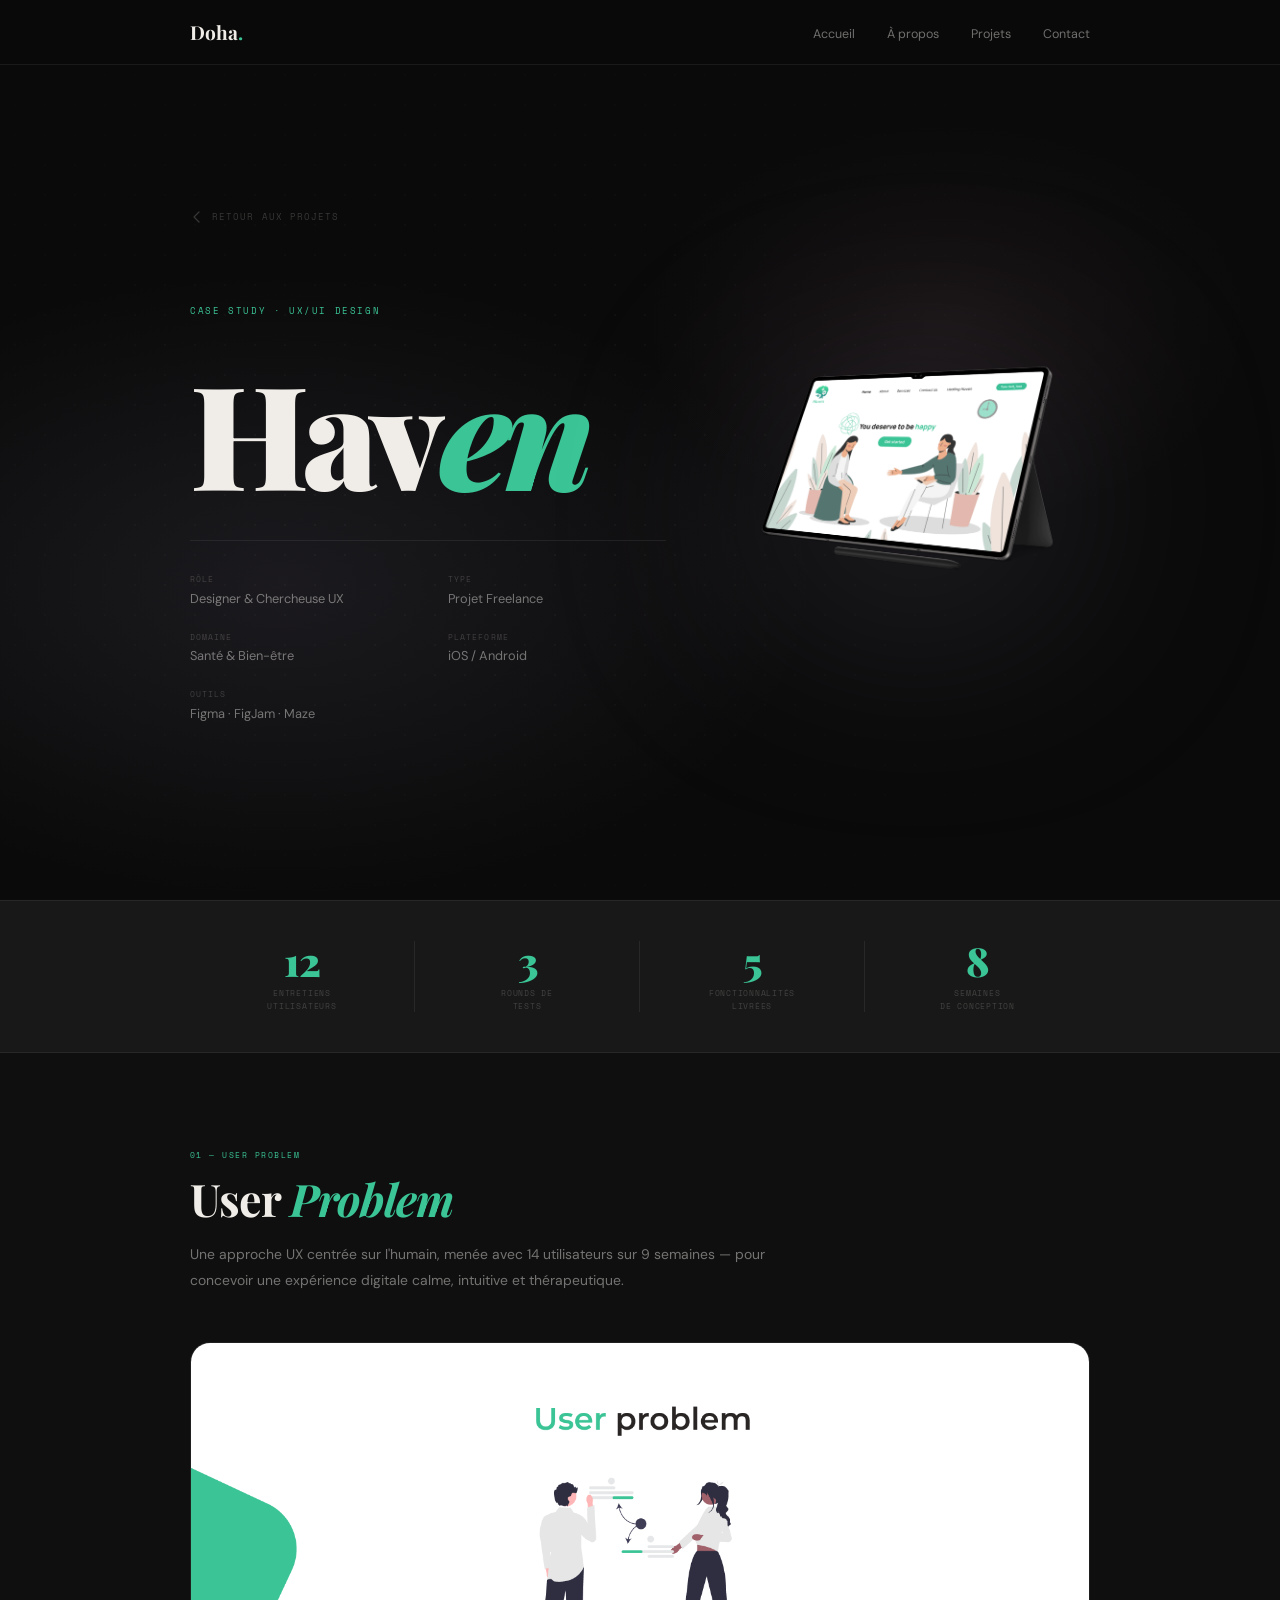
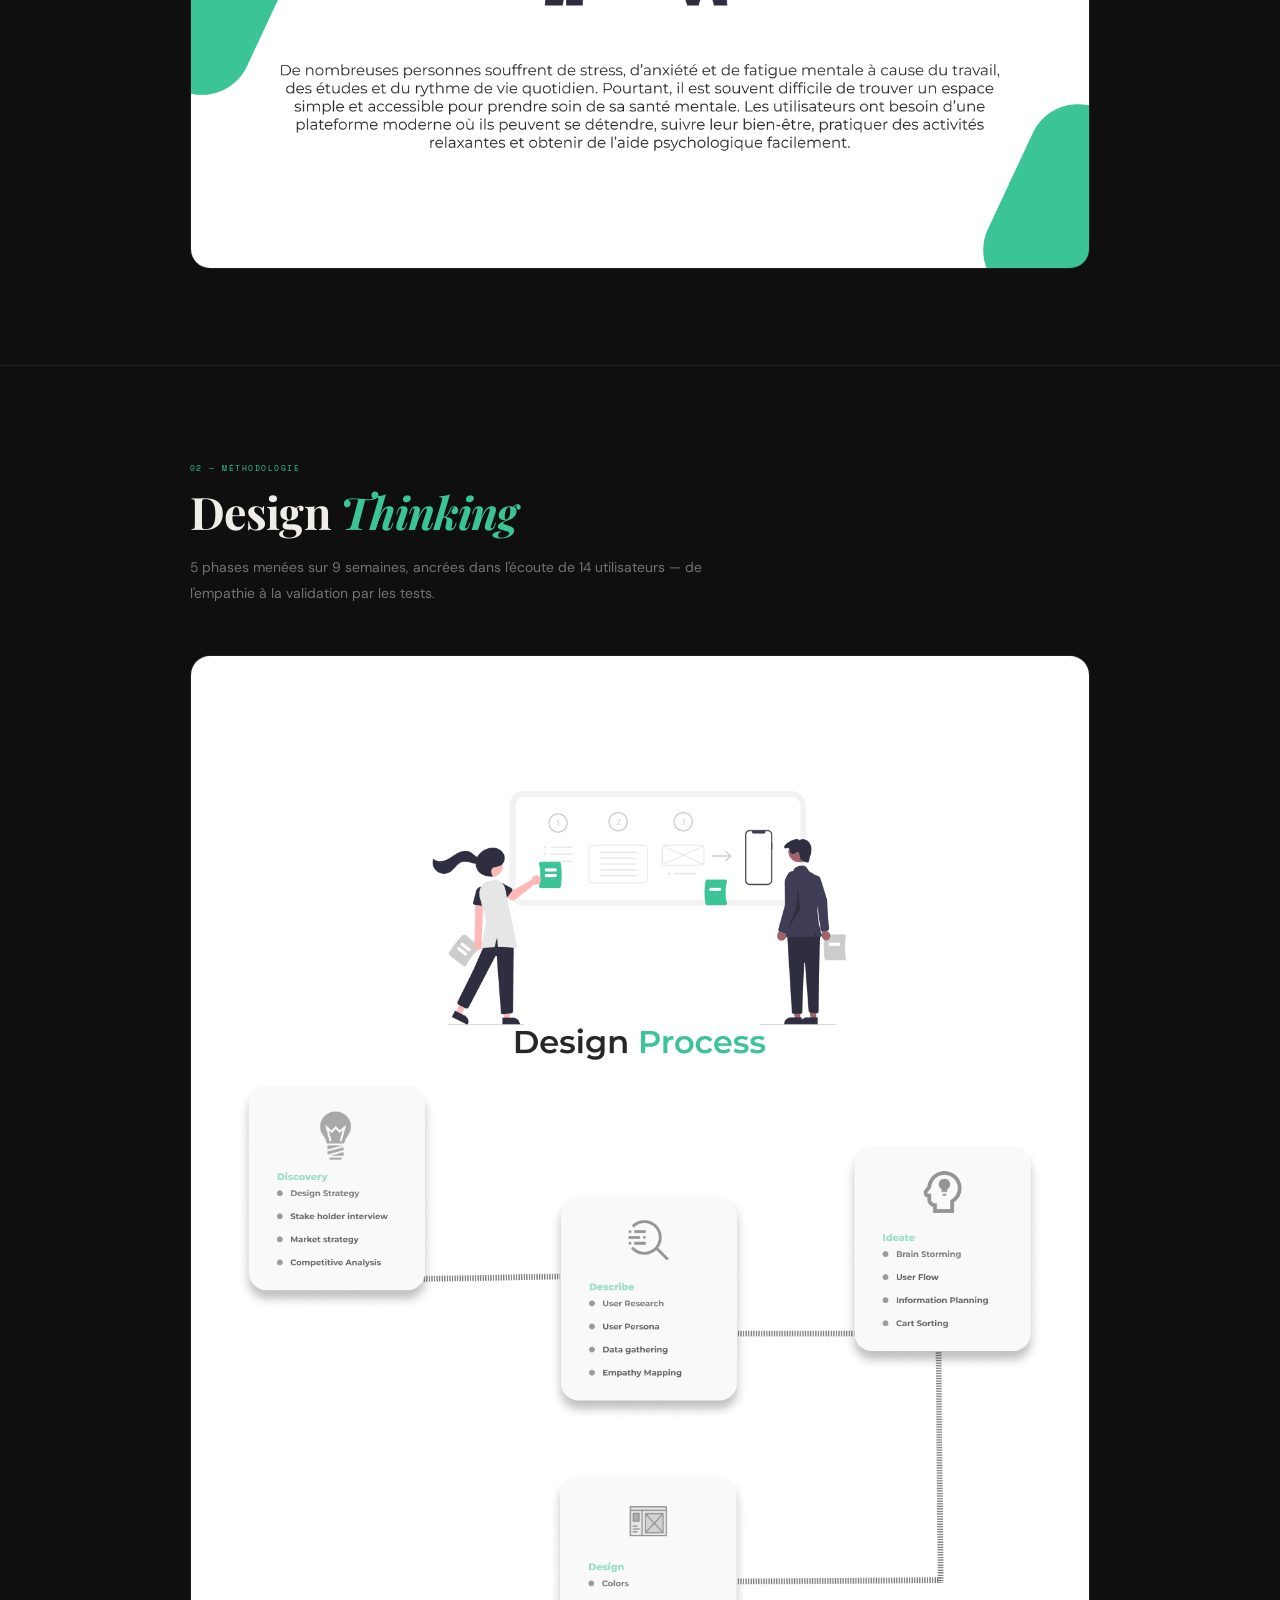
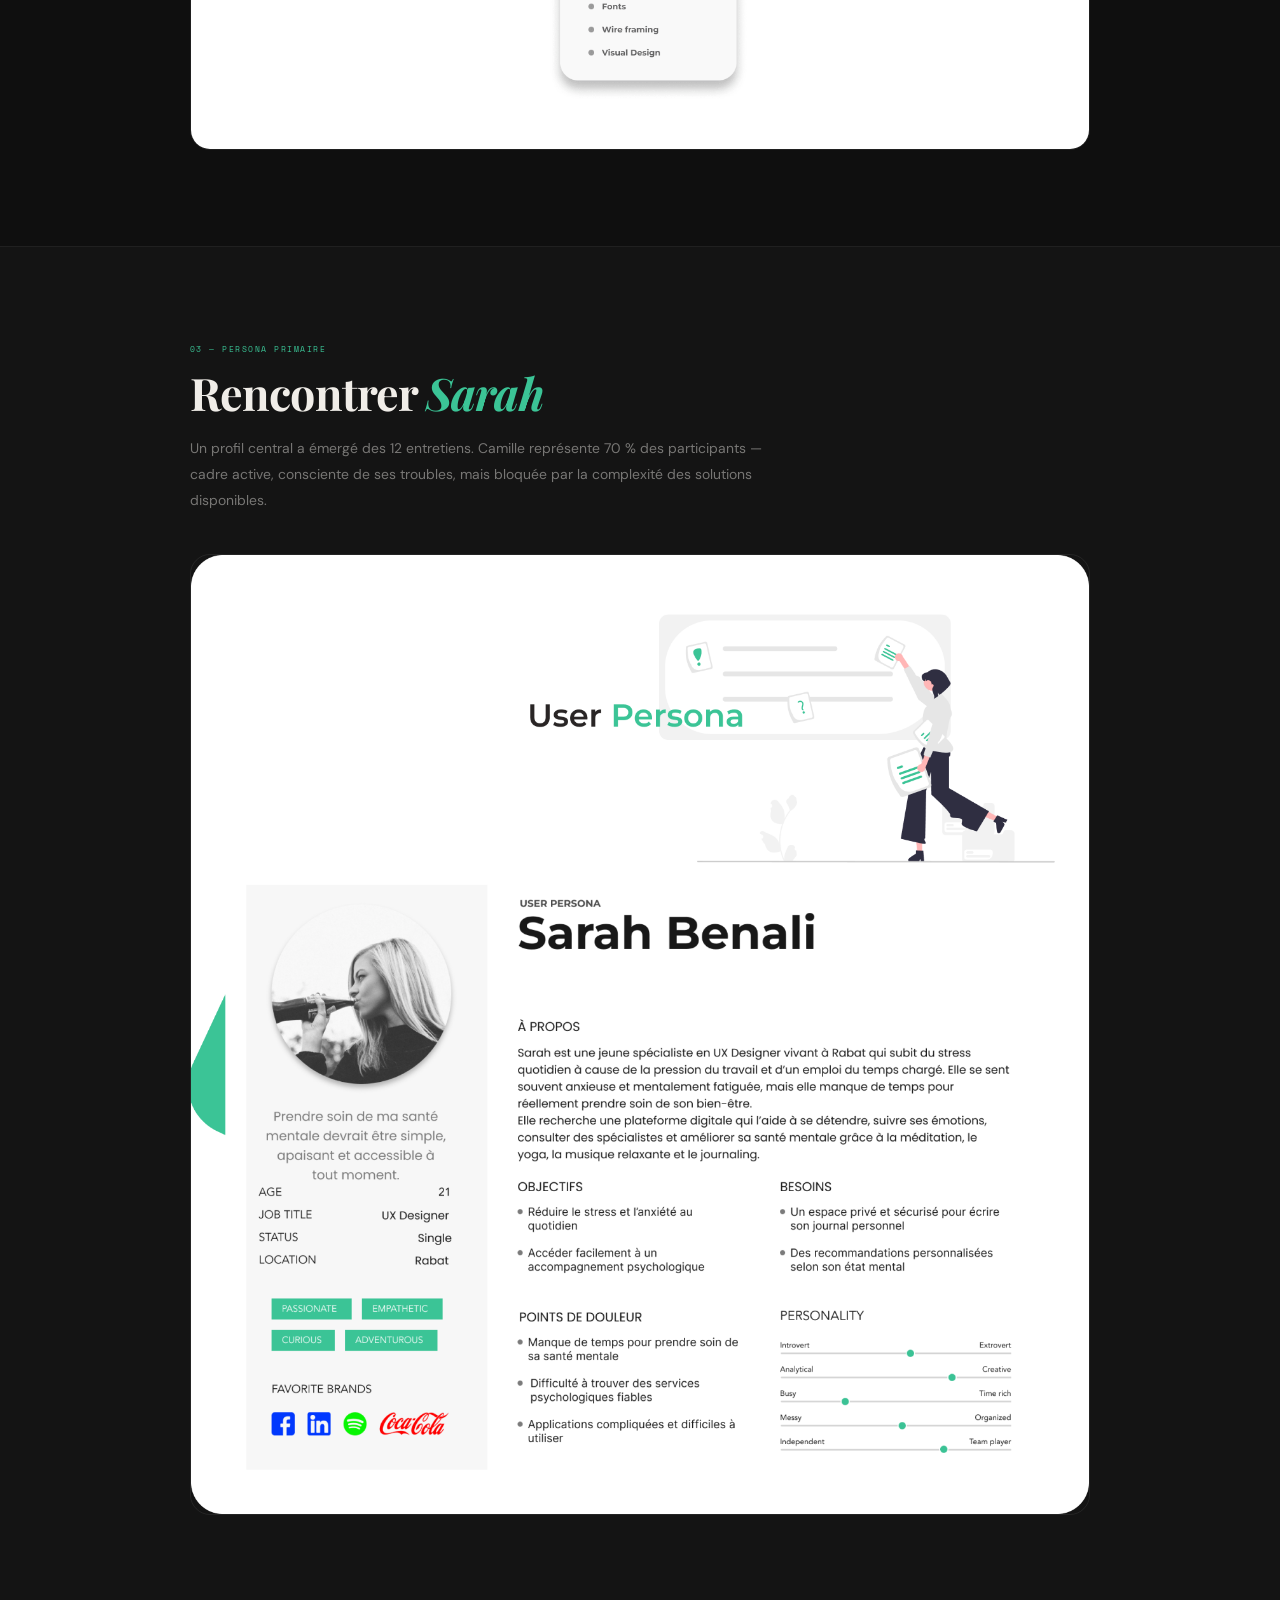
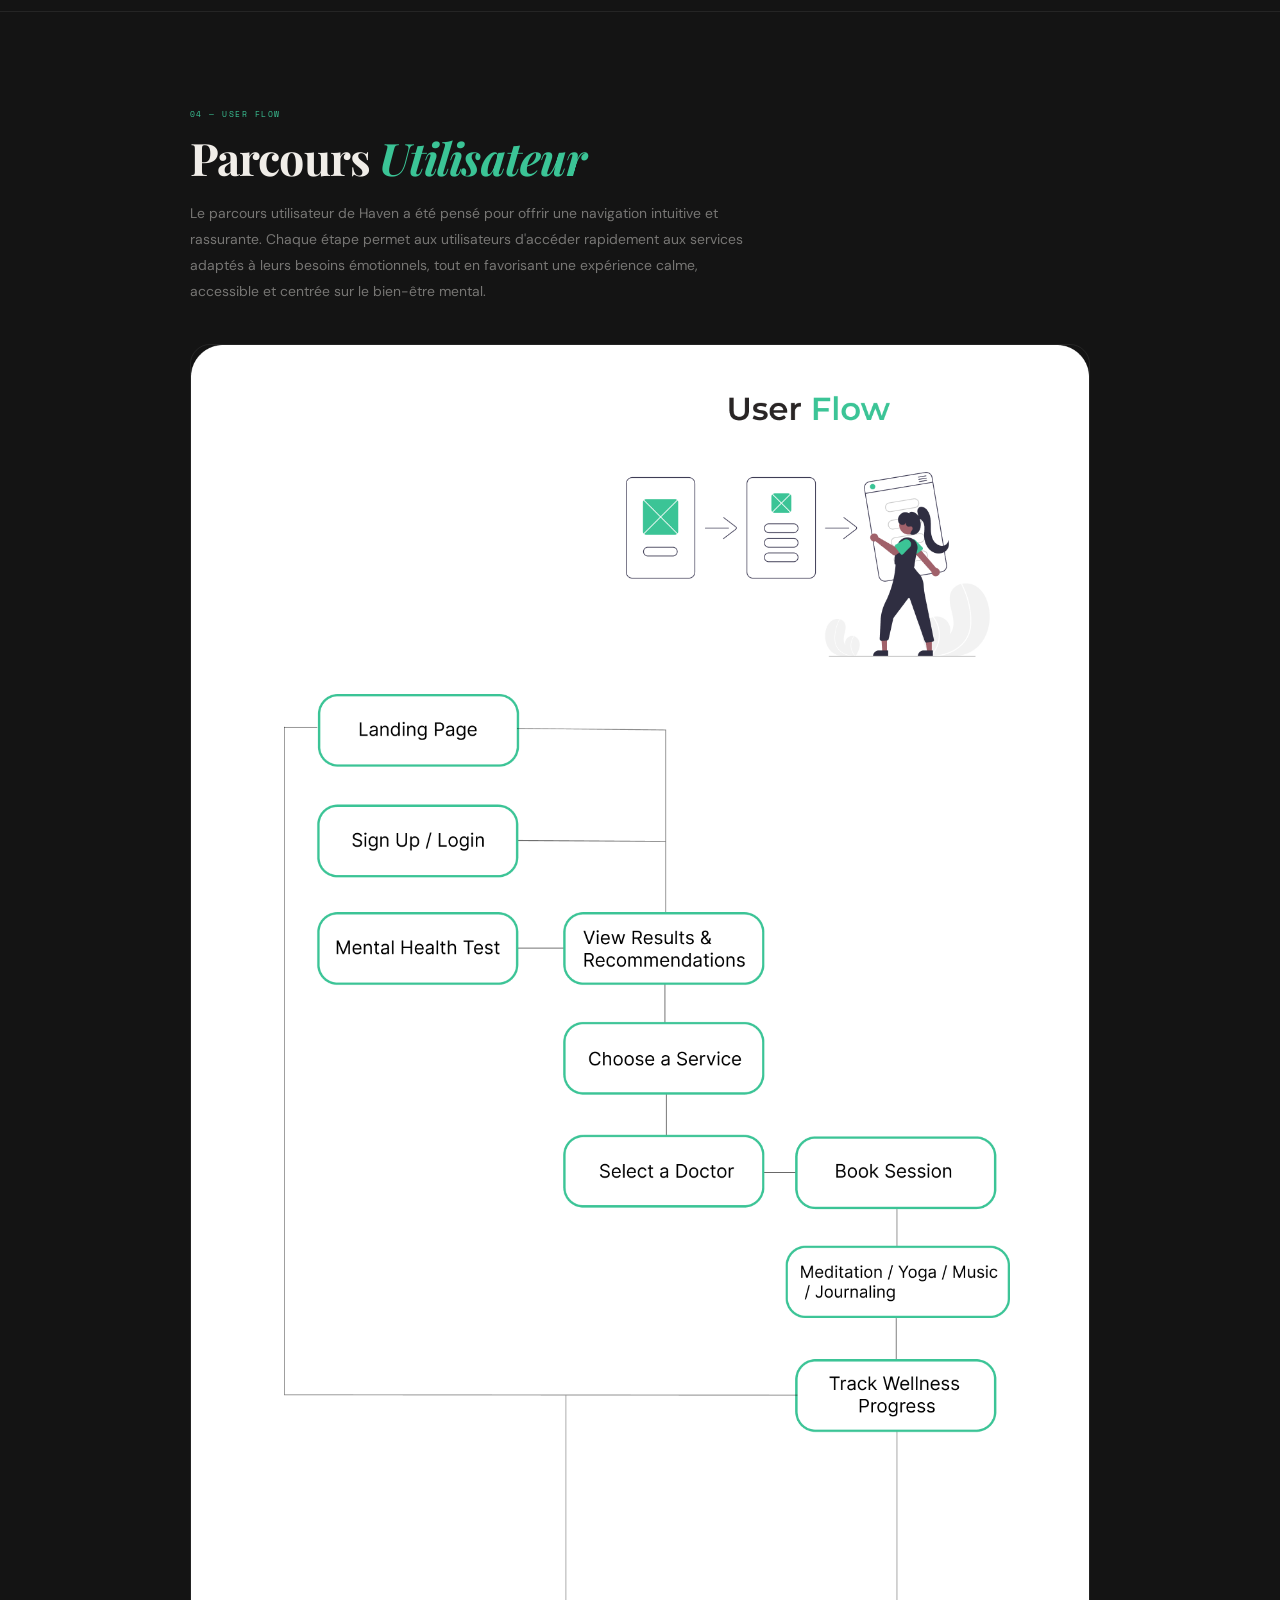
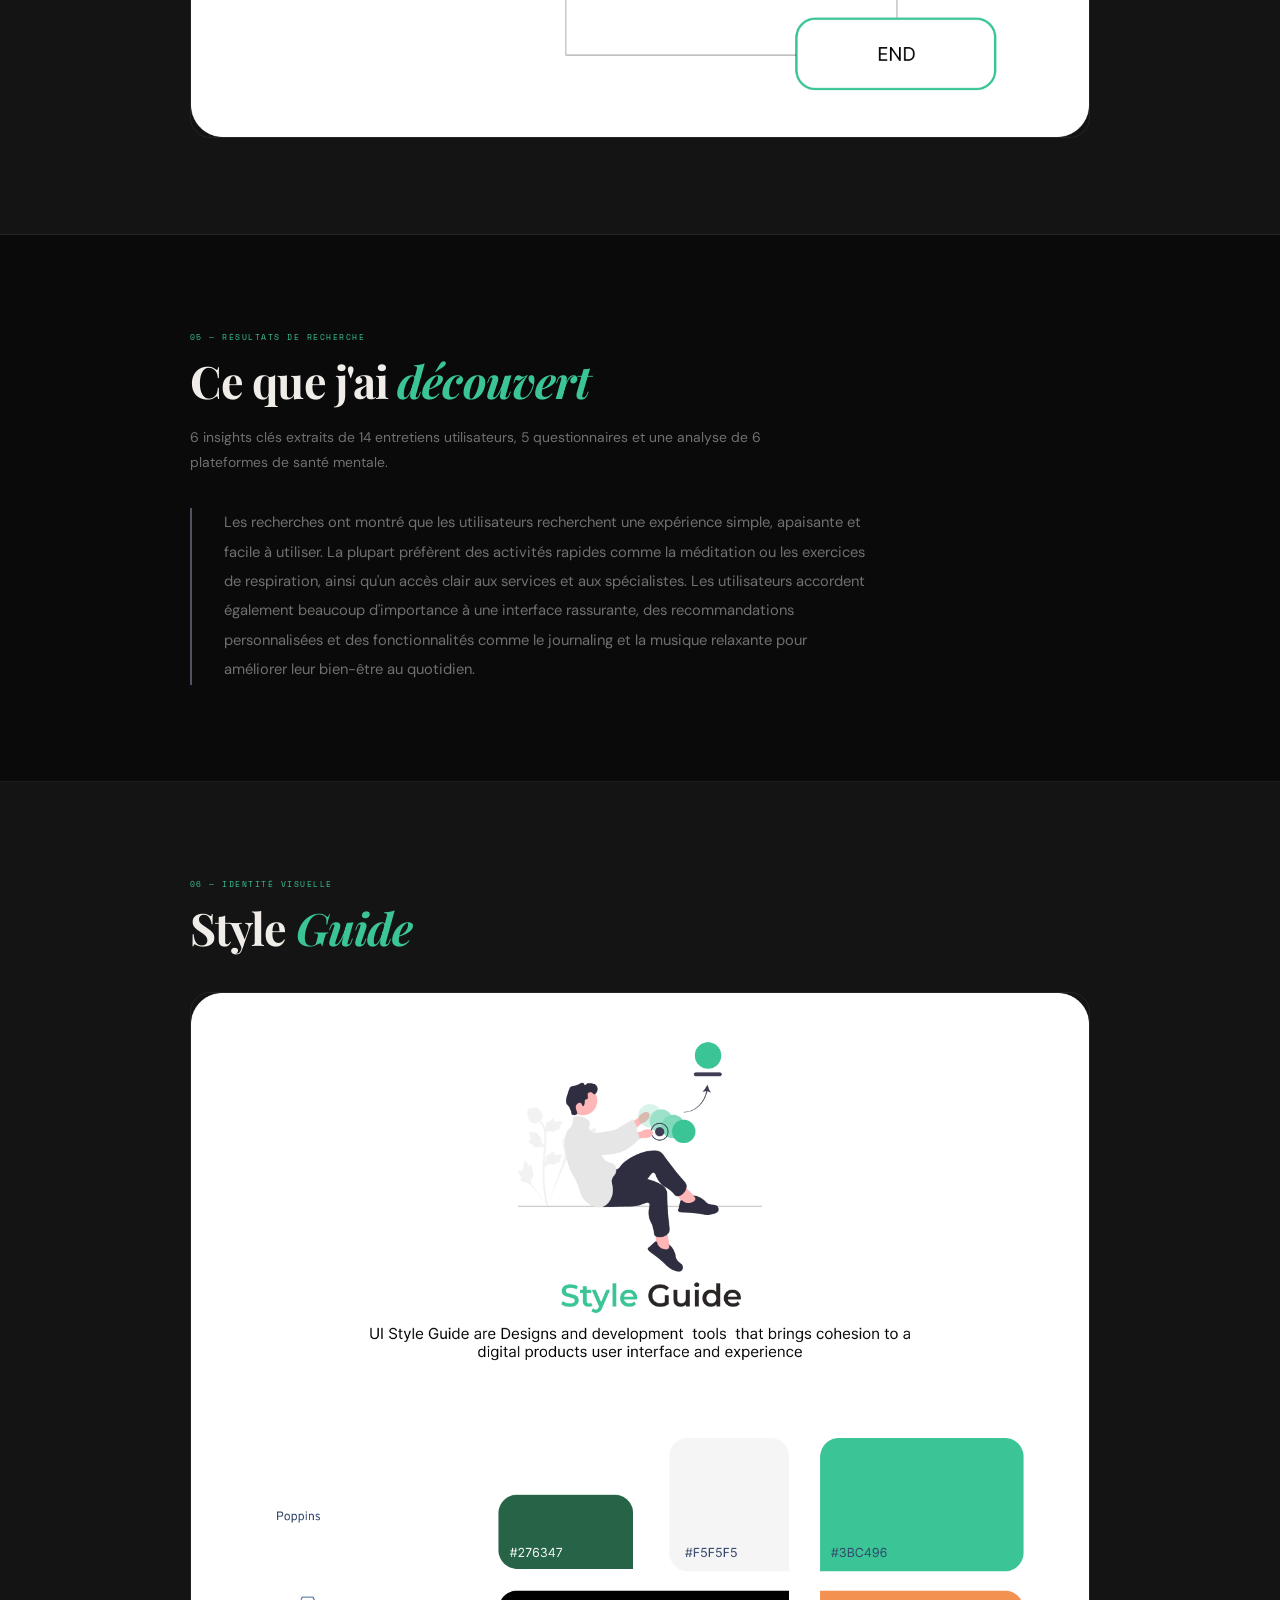
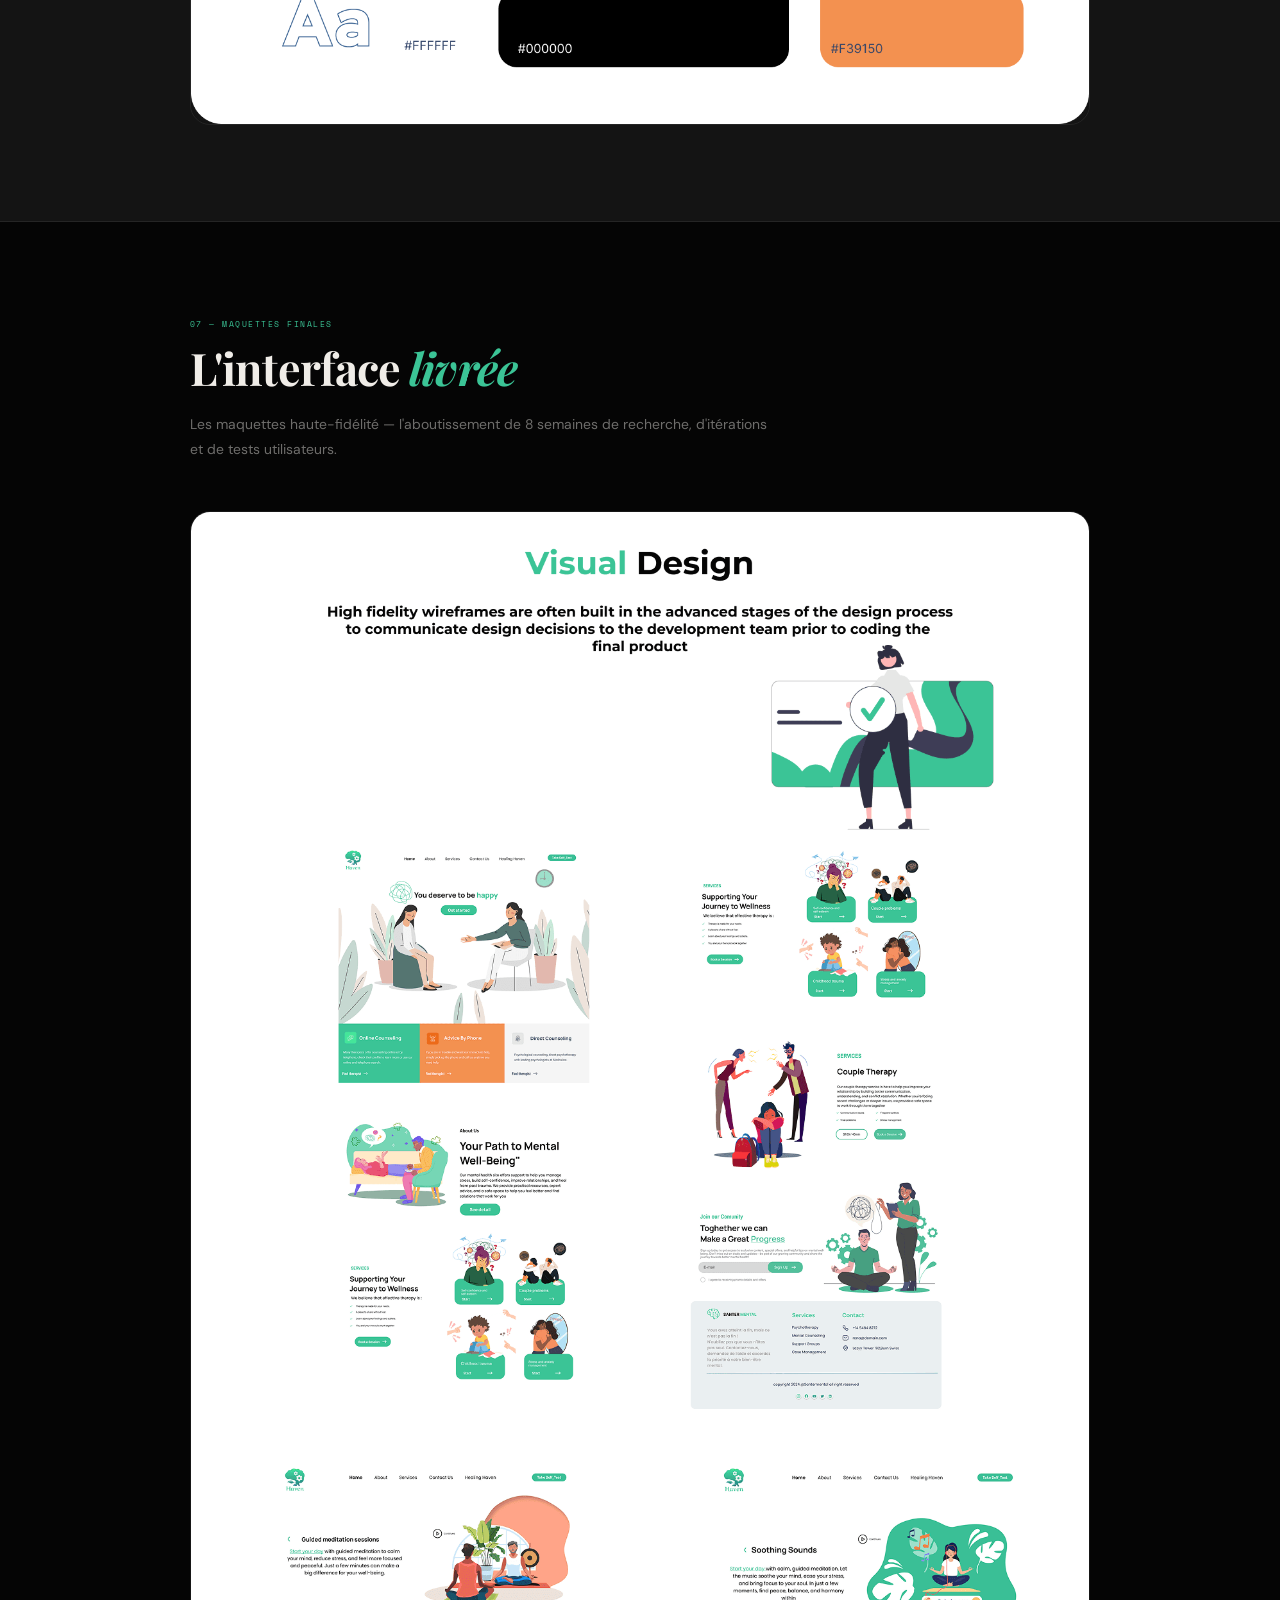
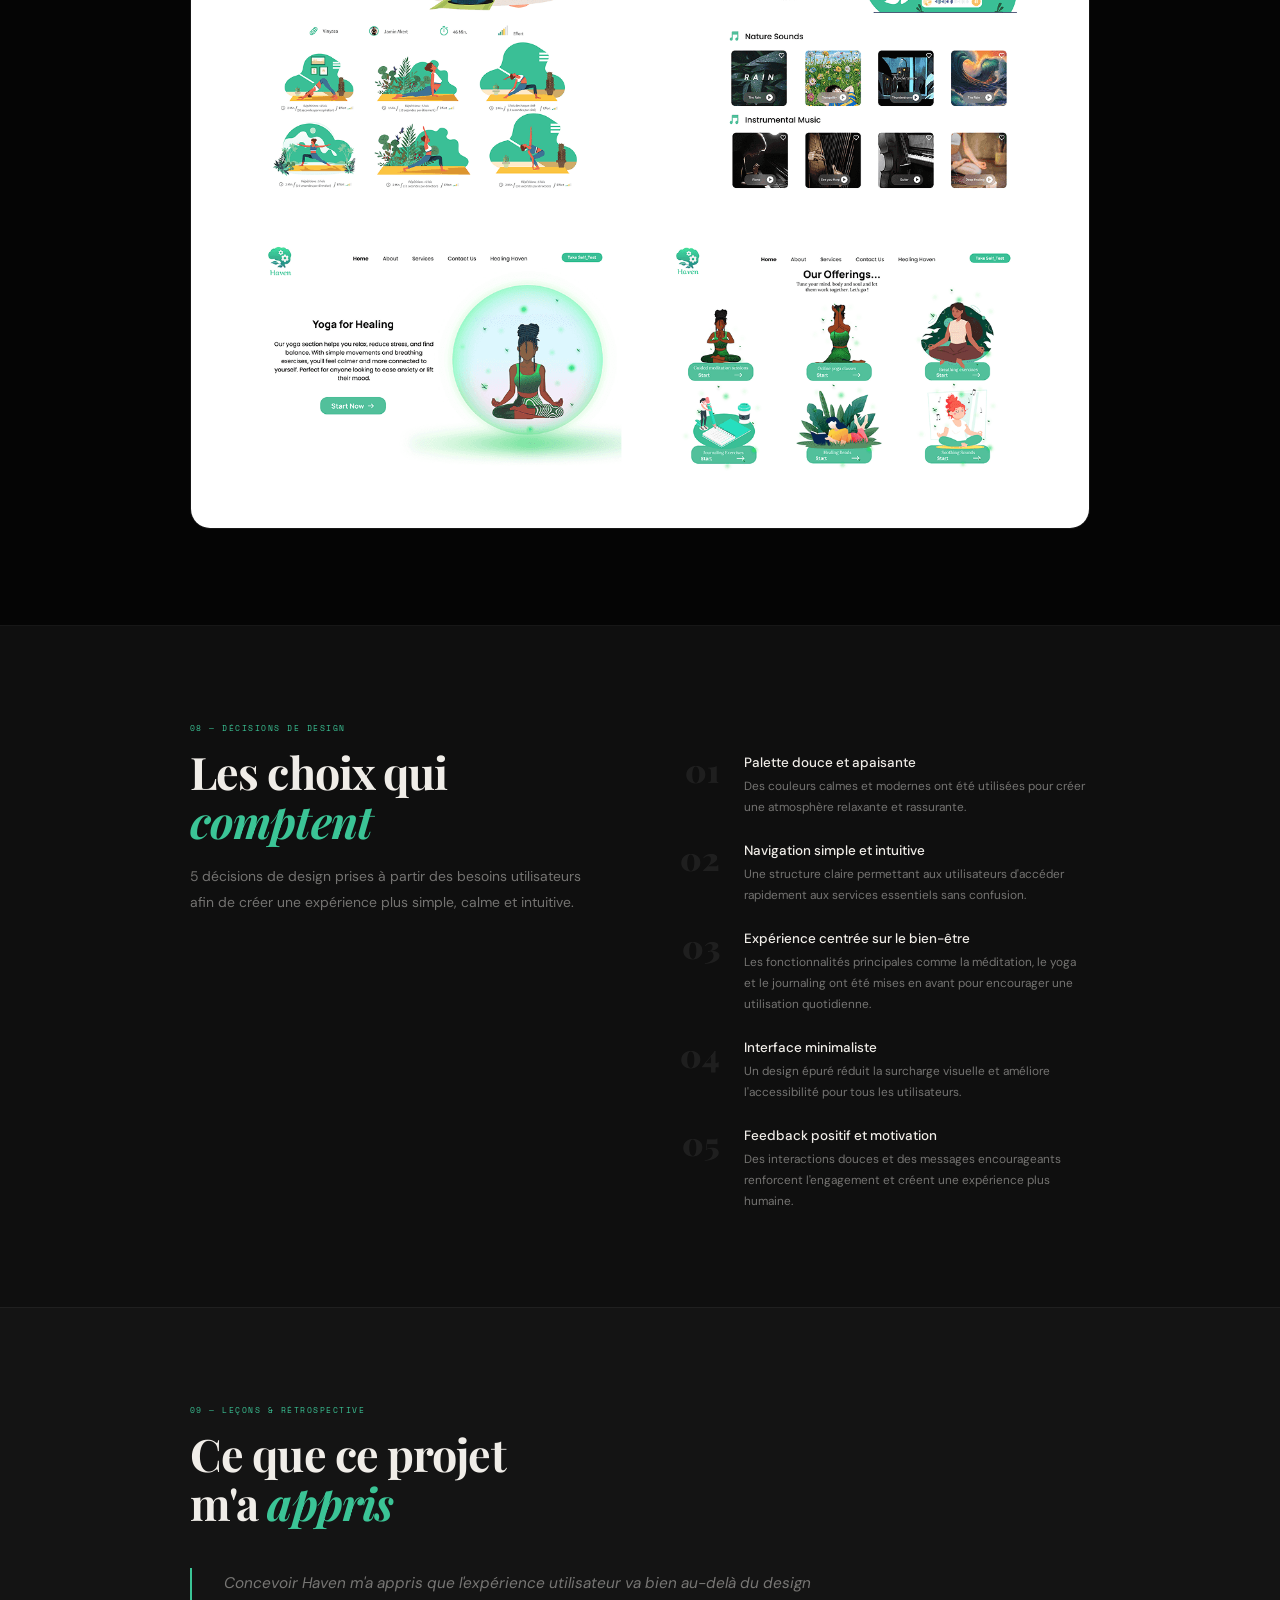
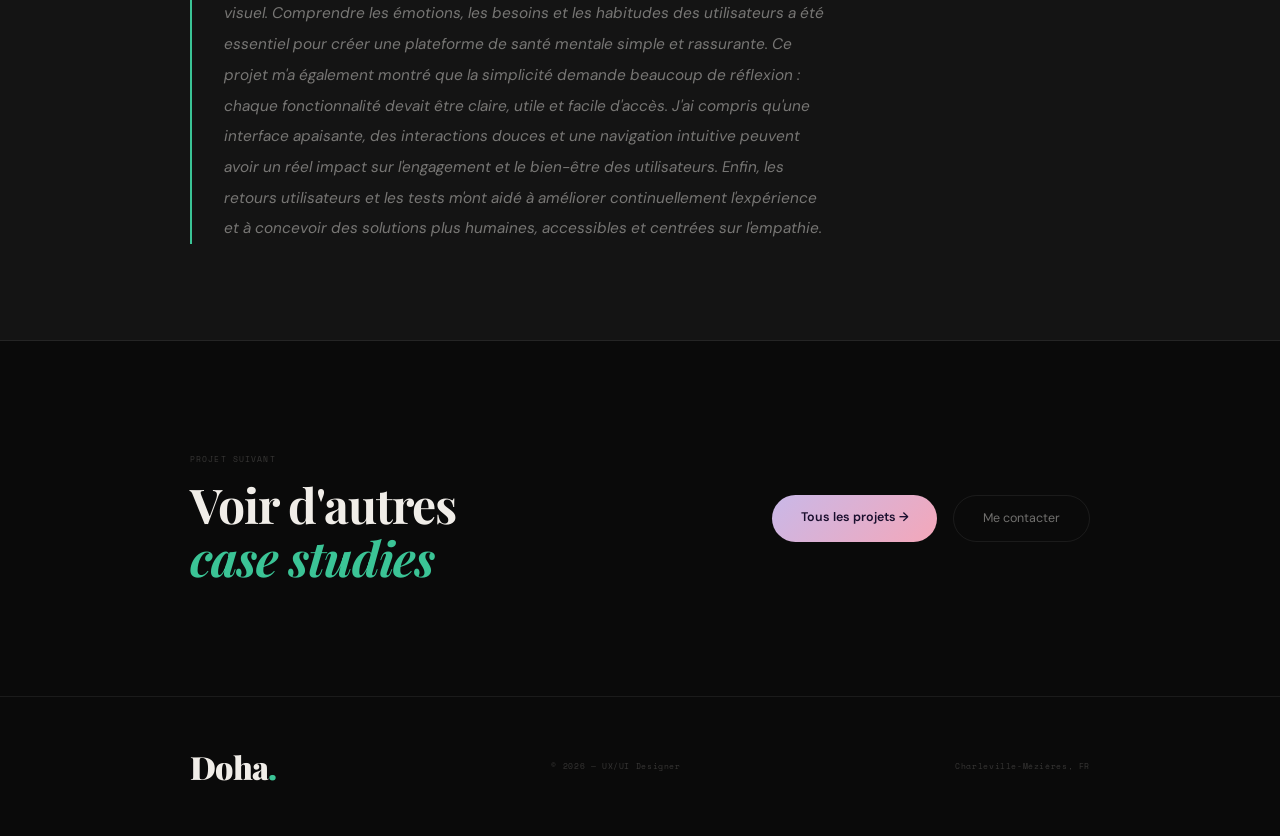
<file: heaven.html>
﻿<!DOCTYPE html>
<html lang="fr">
<head>
  <meta charset="UTF-8"/>
  <meta name="viewport" content="width=device-width, initial-scale=1.0"/>
  <title>Haven — Case Study · Doha Jaafari</title>
  <link href="https://fonts.googleapis.com/css2?family=Playfair+Display:ital,wght@0,700;0,900;1,400&family=DM+Sans:wght@300;400;500&family=Space+Mono&display=swap" rel="stylesheet">
  <style>
    *, *::before, *::after { box-sizing: border-box; margin: 0; padding: 0; }

    :root {
      --bg:      #0a0a0a;
      --bg2:     #0f0f0f;
      --bg3:     #141414;
      --surf:    #181818;
      --brd:     rgba(255,255,255,0.07);
      --brd-h:   rgba(255,255,255,0.14);
      --txt:     #f0ede8;
      --muted:   rgba(240,237,232,0.45);
      --dim:     rgba(240,237,232,0.2);
      --acc:     #3BC496;
      --acc2:    #3BC496;
      --mono:    'Space Mono', monospace;
      --disp:    'Playfair Display', serif;
      --body:    'DM Sans', sans-serif;
      --r:       12px;
      --rl:      20px;
    }

    html { scroll-behavior: smooth; }
    body { font-family: var(--body); background: var(--bg); color: var(--txt); overflow-x: hidden; }
    a { color: inherit; text-decoration: none; }
    img { max-width: 100%; display: block; }
    .wrap { max-width: 980px; width: 100%; margin: 0 auto; padding: 0 2.5rem; }
    nav, .hero, .stats, .sec, .cta, footer, .footer-new { width: 100%; box-sizing: border-box; }

    /* NAV */
    nav {
      position: fixed; top: 0; left: 0; right: 0; z-index: 100;
      padding: 1.2rem 0;
      display: flex; justify-content: center; align-items: center;
      background: rgba(10,10,10,0.88); backdrop-filter: blur(18px);
      border-bottom: 1px solid var(--brd);
    }
    .nav-inner {
      max-width: 980px; width: 100%; padding: 0 2.5rem;
      display: flex; justify-content: space-between; align-items: center;
    }
    .nlogo { font-family: var(--disp); font-size: 1.2rem; font-weight: 700; }
    .nlogo span { color: var(--acc2); }
    .nlinks { display: flex; gap: 2rem; list-style: none; }
    .nlinks a { font-size: .78rem; color: var(--muted); transition: color .2s; }
    .nlinks a:hover { color: var(--txt); }

    /* HERO */
    .hero {
      min-height: 100vh; padding-top: 6.5rem; padding-bottom: 4.5rem;
      background: var(--bg); position: relative; overflow: hidden;
    }
    .h-glow {
      position: absolute; inset: 0; pointer-events: none;
      background:
        radial-gradient(ellipse 60% 50% at 22% 65%, rgba(201,184,232,0.09) 0%, transparent 70%),
        radial-gradient(ellipse 40% 38% at 74% 36%, rgba(244,167,185,0.06) 0%, transparent 60%);
    }
    .h-dots {
      position: absolute; inset: 0; pointer-events: none;
      background-image: radial-gradient(rgba(255,255,255,0.035) 1px, transparent 1px);
      background-size: 30px 30px;
      mask-image: radial-gradient(ellipse 80% 80% at 38% 52%, black 10%, transparent 80%);
    }
    .h-inner {
      position: relative;
      z-index: 2;
      min-height: calc(100vh - 11rem);
      display: grid;
      grid-template-columns: minmax(0, 1fr) clamp(240px, 30vw, 360px);
      column-gap: clamp(2rem, 5vw, 5rem);
      row-gap: 1.5rem;
      align-items: center;
      align-content: center;
    }
    .h-back {
      display: inline-flex; align-items: center; gap: .5rem;
      font-family: var(--mono); font-size: .56rem; letter-spacing: .12em; text-transform: uppercase;
      color: var(--dim); margin-bottom: 3.5rem; transition: color .2s;
      grid-column: 1;
    }
    .h-back:hover { color: var(--acc); }
    .h-back:hover svg { transform: translateX(-3px); }
    .h-back svg { transition: transform .2s; }
    .h-eye { font-family: var(--mono); font-size: .56rem; letter-spacing: .18em; color: var(--acc); text-transform: uppercase; margin-bottom: 1.8rem; display: block; grid-column: 1; }
    .h-title { font-family: var(--disp); font-size: clamp(4rem,12vw,9rem); font-weight: 900; line-height: .85; letter-spacing: -.04em; color: var(--txt); margin-bottom: 1.5rem; grid-column: 1; }
    .h-title em { color: var(--acc2); font-style: italic; }
    .h-mockup {
      position: relative;
      grid-column: 2;
      grid-row: 1 / span 4;
      width: min(100%, 360px);
      justify-self: end;
      align-self: center;
      z-index: 3; pointer-events: none;
    }
    .h-mockup img { width: 100%; filter: drop-shadow(0 40px 120px rgba(201,184,232,0.18)); }
    .h-meta {
      display: grid;
      grid-template-columns: repeat(2, minmax(0, 1fr));
      gap: 1.5rem 2.5rem;
      padding-top: 2rem;
      border-top: 1px solid var(--brd);
      grid-column: 1;
      max-width: 100%;
    }
    .h-mi { display: flex; flex-direction: column; gap: .3rem; }
    .h-ml { font-family: var(--mono); font-size: .48rem; letter-spacing: .14em; text-transform: uppercase; color: var(--dim); }
    .h-mv { font-size: .8rem; color: var(--muted); }

    /* STATS */
    .stats { background: var(--surf); border-top: 1px solid var(--brd); border-bottom: 1px solid var(--brd); padding: 2.5rem 0; }
    .stats-g { display: grid; grid-template-columns: repeat(4,1fr); }
    .stat { padding: 0 2rem; border-right: 1px solid var(--brd); text-align: center; }
    .stat:last-child { border-right: none; }
    .sn { font-family: var(--disp); font-size: 2.5rem; font-weight: 900; color: var(--acc); letter-spacing: -.03em; line-height: 1; margin-bottom: .4rem; }
    .sl { font-family: var(--mono); font-size: .48rem; letter-spacing: .1em; text-transform: uppercase; color: var(--dim); line-height: 1.6; }

    /* SECTIONS */
    .sec { padding: 6rem 0; border-bottom: 1px solid var(--brd); }
    .sec.a { background: var(--bg2); }
    .sec.b { background: var(--bg3); }
    .sec.c { background: #050505; }

    .lbl { font-family: var(--mono); font-size: .52rem; letter-spacing: .18em; text-transform: uppercase; color: var(--acc); margin-bottom: .8rem; display: block; }
    .ttl { font-family: var(--disp); font-size: clamp(1.8rem,4vw,2.8rem); font-weight: 700; letter-spacing: -.02em; line-height: 1.1; margin-bottom: 1.2rem; color: var(--txt); }
    .ttl em { color: var(--acc2); font-style: italic; }
    .bdy { font-size: .87rem; color: var(--muted); line-height: 1.85; max-width: 580px; }

    /* 2 COL */
    .tc { display: grid; grid-template-columns: 1fr 1fr; gap: 5rem; align-items: start; }

    /* DT IMAGE */
    .dt-wrap { margin-top: 3rem; border-radius: var(--rl); overflow: hidden; border: 1px solid var(--brd); background: transparent; }
    .dt-wrap img { width: 100%; display: block; }

    /* PERSONA */
    .persona-img-wrap { margin-top: 2.5rem; border-radius: var(--rl); overflow: hidden; border: 1px solid var(--brd); }
    .persona-img-wrap img { width: 100%; display: block; }

    /* SCREENS */
    .scr-wrap { margin-top: 3rem; border-radius: var(--rl); overflow: hidden; border: 1px solid var(--brd); background: transparent; }
    .scr-wrap img { width: 100%; display: block; mix-blend-mode: lighten; }

    /* DECISIONS */
    .decs { display: flex; flex-direction: column; gap: 1.5rem; margin-top: 2rem; }
    .dec { display: grid; grid-template-columns: 2.5rem 1fr; gap: 1.5rem; align-items: start; }
    .dn { font-family: var(--disp); font-size: 2rem; font-weight: 900; color: var(--brd); line-height: 1; text-align: right; }
    .dt_ { font-size: .84rem; font-weight: 500; color: var(--txt); margin-bottom: .35rem; }
    .dd { font-size: .74rem; color: var(--muted); line-height: 1.75; }

    /* LEARNINGS */
    .learning-para {
      max-width: 640px;
      border-left: 2px solid var(--acc2);
      padding-left: 2rem;
    }
    .learning-para p {
      font-size: .96rem;
      color: var(--muted);
      line-height: 2;
      font-style: italic;
    }

    /* INS PARAGRAPH */
    .ins-para {
      margin-top: 2rem;
      border-left: 2px solid rgba(201,184,232,0.4);
      padding-left: 2rem;
      max-width: 680px;
    }
    .ins-para p {
      font-size: .92rem;
      color: var(--muted);
      line-height: 2;
    }

    /* STYLE GUIDE IMAGE */
    .sg-img-wrap {
      margin-top: 2rem;
      border-radius: 20px;
      overflow: hidden;
      border: 1px solid var(--brd);
    }
    .sg-img-wrap img {
      border-radius: 20px;
      box-shadow: 0 8px 40px rgba(0,0,0,0.3);
      width: 100%;
      display: block;
    }

    /* CTA */
    .cta { padding: 7rem 0; border-bottom: none; }
    .ctai { display: grid; grid-template-columns: 1fr auto; gap: 4rem; align-items: center; }
    .ctal { font-family: var(--mono); font-size: .5rem; letter-spacing: .14em; text-transform: uppercase; color: var(--dim); margin-bottom: .8rem; }
    .ctat { font-family: var(--disp); font-size: clamp(2rem,4vw,3rem); font-weight: 700; letter-spacing: -.02em; line-height: 1.1; color: var(--txt); }
    .ctat em { color: var(--acc2); font-style: italic; }
    .btns { display: flex; gap: 1rem; flex-wrap: wrap; }
    .bp { background: linear-gradient(135deg,#c9b8e8,#f4a7b9); color: #1a0f2e; padding: .9rem 1.8rem; border-radius: 100px; font-size: .78rem; font-weight: 600; transition: opacity .2s; }
    .bp:hover { opacity: .88; }
    .bo { border: 1px solid var(--brd); color: var(--muted); padding: .9rem 1.8rem; border-radius: 100px; font-size: .78rem; transition: all .2s; }
    .bo:hover { border-color: var(--brd-h); color: var(--txt); }

    /* FOOTER */
    .footer-new {
      padding: 3rem 0;
      border-top: 1px solid var(--brd);
      background: var(--bg);
      width: 100%;
      box-sizing: border-box;
      display: flex;
      justify-content: center;
    }
    .footer-inner {
      max-width: 980px; width: 100%; padding: 0 2.5rem;
      display: flex; justify-content: space-between; align-items: center; gap: 2rem;
    }
    .footer-logo-big {
      font-family: var(--disp);
      font-size: 2rem;
      font-weight: 900;
      color: var(--txt);
      letter-spacing: -.02em;
    }
    .footer-logo-big span { color: var(--acc2); }
    .fc { font-family: var(--mono); font-size: .48rem; letter-spacing: .08em; color: var(--dim); }

    /* FADE */
    .f { opacity: 0; transform: translateY(26px); transition: opacity .65s ease, transform .65s ease; }
    .f.v { opacity: 1; transform: none; }
    .f.d1 { transition-delay: .1s; }
    .f.d2 { transition-delay: .2s; }
    .f.d3 { transition-delay: .3s; }

    /* RESPONSIVE */
    @media(max-width:900px){
      .wrap{padding:0 1.5rem;}
      .h-inner{min-height:auto;grid-template-columns:1fr;row-gap:2rem;align-content:start;}
      .h-back,.h-eye,.h-title,.h-meta,.h-mockup{grid-column:1;}
      .h-mockup{grid-row:auto;justify-self:start;width:min(100%,320px);}
      .h-meta{grid-template-columns:1fr 1fr;}
      .tc{grid-template-columns:1fr;gap:3.5rem;}
    }
    @media(max-width:640px){
      .wrap,.nav-inner,.footer-inner{padding:0 1.25rem;}
      .hero{padding-top:6rem;padding-bottom:3.5rem;}
      .h-title{font-size:clamp(3rem,20vw,5rem);}
      .h-meta{grid-template-columns:1fr;gap:1rem;}
      .stats-g{grid-template-columns:repeat(2,1fr);}
      .stat{border-bottom:1px solid var(--brd);border-right:none;}
      .stat:nth-child(odd){border-right:1px solid var(--brd);}
      .ctai{grid-template-columns:1fr;}
      .nlinks{display:none;}
    }
  </style>
</head>
<body>

<!-- NAV -->
<nav>
  <div class="nav-inner">
    <a href="index.html" class="nlogo">Doha<span>.</span></a>
    <ul class="nlinks">
      <li><a href="index.html">Accueil</a></li>
      <li><a href="about.html">À propos</a></li>
      <li><a href="index.html#projects">Projets</a></li>
      <li><a href="contact.html">Contact</a></li>
    </ul>
  </div>
</nav>

<!-- HERO -->
<section class="hero">
  <div class="h-glow"></div>
  <div class="h-dots"></div>
  <div class="wrap h-inner">
    <div class="h-mockup">
      <img src="haven.png" alt="Haven mockup">
    </div>
    <a href="index.html#projects" class="h-back">
      <svg width="14" height="14" viewBox="0 0 14 14" fill="none"><path d="M9 2L4 7l5 5" stroke="currentColor" stroke-width="1.2" stroke-linecap="round" stroke-linejoin="round"/></svg>
      Retour aux projets
    </a>
    <span class="h-eye">Case Study · UX/UI Design</span>
    <h1 class="h-title">Hav<em>en</em></h1>
    <div class="h-meta">
      <div class="h-mi"><span class="h-ml">Rôle</span><span class="h-mv">Designer &amp; Chercheuse UX</span></div>
      <div class="h-mi"><span class="h-ml">Type</span><span class="h-mv">Projet Freelance</span></div>
      <div class="h-mi"><span class="h-ml">Domaine</span><span class="h-mv">Santé &amp; Bien-être</span></div>
      <div class="h-mi"><span class="h-ml">Plateforme</span><span class="h-mv">iOS / Android</span></div>
      <div class="h-mi"><span class="h-ml">Outils</span><span class="h-mv">Figma · FigJam · Maze</span></div>
    </div>
  </div>
</section>

<!-- STATS -->
<div class="stats">
  <div class="wrap">
    <div class="stats-g">
      <div class="stat f"><div class="sn">12</div><div class="sl">Entretiens<br>utilisateurs</div></div>
      <div class="stat f d1"><div class="sn">3</div><div class="sl">Rounds de<br>tests</div></div>
      <div class="stat f d2"><div class="sn">5</div><div class="sl">Fonctionnalités<br>livrées</div></div>
      <div class="stat f d3"><div class="sn">8</div><div class="sl">Semaines<br>de conception</div></div>
    </div>
  </div>
</div>

<!-- 01 — USER PROBLEM -->
<section class="sec a">
  <div class="wrap">
    <div class="f">
      <span class="lbl">01 — User Problem</span>
      <h2 class="ttl">User <em>Problem</em></h2>
      <p class="bdy">Une approche UX centrée sur l'humain, menée avec 14 utilisateurs sur 9 semaines — pour concevoir une expérience digitale calme, intuitive et thérapeutique.</p>
    </div>
    <div class="dt-wrap f">
      <img src="user problem.png" alt="User Problem">
    </div>
  </div>
</section>

<!-- 02 — DESIGN THINKING -->
<section class="sec a">
  <div class="wrap">
    <div class="f">
      <span class="lbl">02 — Méthodologie</span>
      <h2 class="ttl">Design <em>Thinking</em></h2>
      <p class="bdy">5 phases menées sur 9 semaines, ancrées dans l'écoute de 14 utilisateurs — de l'empathie à la validation par les tests.</p>
    </div>
    <div class="dt-wrap f">
      <img src="design thinking.png" alt="Design Thinking">
    </div>
  </div>
</section>

<!-- 03 — PERSONA -->
<section class="sec b">
  <div class="wrap">
    <div class="f">
      <span class="lbl">03 — Persona Primaire</span>
      <h2 class="ttl">Rencontrer <em>Sarah</em></h2>
      <p class="bdy">Un profil central a émergé des 12 entretiens. Camille représente 70 % des participants — cadre active, consciente de ses troubles, mais bloquée par la complexité des solutions disponibles.</p>
    </div>
    <div class="persona-img-wrap f">
      <img src="user persona.png" alt="User Persona">
    </div>
  </div>
</section>

<!-- 04 — USER FLOW -->
<section class="sec b">
  <div class="wrap">
    <div class="f">
      <span class="lbl">04 — User Flow</span>
      <h2 class="ttl">Parcours <em>Utilisateur</em></h2>
      <p class="bdy">Le parcours utilisateur de Haven a été pensé pour offrir une navigation intuitive et rassurante. Chaque étape permet aux utilisateurs d'accéder rapidement aux services adaptés à leurs besoins émotionnels, tout en favorisant une expérience calme, accessible et centrée sur le bien-être mental.</p>
    </div>
    <div class="persona-img-wrap f">
      <img src="user flow.png" alt="User Flow">
    </div>
  </div>
</section>

<!-- 05 — INSIGHTS -->
<section class="sec">
  <div class="wrap">
    <div class="f">
      <span class="lbl">05 — Résultats de Recherche</span>
      <h2 class="ttl">Ce que j'ai <em>découvert</em></h2>
      <p class="bdy">6 insights clés extraits de 14 entretiens utilisateurs, 5 questionnaires et une analyse de 6 plateformes de santé mentale.</p>
    </div>
    <div class="f ins-para">
      <p>Les recherches ont montré que les utilisateurs recherchent une expérience simple, apaisante et facile à utiliser. La plupart préfèrent des activités rapides comme la méditation ou les exercices de respiration, ainsi qu'un accès clair aux services et aux spécialistes.

Les utilisateurs accordent également beaucoup d'importance à une interface rassurante, des recommandations personnalisées et des fonctionnalités comme le journaling et la musique relaxante pour améliorer leur bien-être au quotidien.</p>
    </div>
  </div>
</section>

<!-- 06 — STYLE GUIDE -->
<section class="sec b" style="background: var(--bg3);">
  <div class="wrap">
    <div class="f" style="margin-bottom:2.5rem;">
      <span class="lbl">06 — Identité Visuelle</span>
      <h2 class="ttl">Style <em>Guide</em></h2>
    </div>
    <div class="f sg-img-wrap">
      <img src="styleee.png" alt="Style Guide">
    </div>
  </div>
</section>

<!-- 07 — MAQUETTES FINALES -->
<section class="sec c">
  <div class="wrap">
    <div class="f">
      <span class="lbl">07 — Maquettes Finales</span>
      <h2 class="ttl">L'interface <em>livrée</em></h2>
      <p class="bdy">Les maquettes haute-fidélité — l'aboutissement de 8 semaines de recherche, d'itérations et de tests utilisateurs.</p>
    </div>
    <div class="scr-wrap f">
      <img src="maquette finale.png" alt="Maquettes Finales">
    </div>
  </div>
</section>

<!-- 08 — DÉCISIONS -->
<section class="sec a">
  <div class="wrap">
    <div class="tc">
      <div class="f">
        <span class="lbl">08 — Décisions de Design</span>
        <h2 class="ttl">Les choix qui <em>comptent</em></h2>
        <p class="bdy">5 décisions de design prises à partir des besoins utilisateurs afin de créer une expérience plus simple, calme et intuitive.</p>
      </div>
      <div class="decs f d1">
        <div class="dec"><div class="dn">01</div><div><div class="dt_">Palette douce et apaisante</div><div class="dd">Des couleurs calmes et modernes ont été utilisées pour créer une atmosphère relaxante et rassurante.</div></div></div>
        <div class="dec"><div class="dn">02</div><div><div class="dt_">Navigation simple et intuitive</div><div class="dd">Une structure claire permettant aux utilisateurs d'accéder rapidement aux services essentiels sans confusion.</div></div></div>
        <div class="dec"><div class="dn">03</div><div><div class="dt_">Expérience centrée sur le bien-être</div><div class="dd">Les fonctionnalités principales comme la méditation, le yoga et le journaling ont été mises en avant pour encourager une utilisation quotidienne.</div></div></div>
        <div class="dec"><div class="dn">04</div><div><div class="dt_">Interface minimaliste</div><div class="dd">Un design épuré réduit la surcharge visuelle et améliore l'accessibilité pour tous les utilisateurs.</div></div></div>
        <div class="dec"><div class="dn">05</div><div><div class="dt_">Feedback positif et motivation</div><div class="dd">Des interactions douces et des messages encourageants renforcent l'engagement et créent une expérience plus humaine.</div></div></div>
      </div>
    </div>
  </div>
</section>

<!-- 09 — CONCLUSION -->
<section class="sec b">
  <div class="wrap">
    <div class="f" style="margin-bottom:2.5rem;">
      <span class="lbl">09 — Leçons &amp; Rétrospective</span>
      <h2 class="ttl">Ce que ce projet<br>m'a <em>appris</em></h2>
    </div>
    <div class="f learning-para">
      <p>Concevoir Haven m'a appris que l'expérience utilisateur va bien au-delà du design visuel. Comprendre les émotions, les besoins et les habitudes des utilisateurs a été essentiel pour créer une plateforme de santé mentale simple et rassurante.

Ce projet m'a également montré que la simplicité demande beaucoup de réflexion : chaque fonctionnalité devait être claire, utile et facile d'accès. J'ai compris qu'une interface apaisante, des interactions douces et une navigation intuitive peuvent avoir un réel impact sur l'engagement et le bien-être des utilisateurs.

Enfin, les retours utilisateurs et les tests m'ont aidé à améliorer continuellement l'expérience et à concevoir des solutions plus humaines, accessibles et centrées sur l'empathie.</p>
    </div>
  </div>
</section>

<!-- CTA -->
<section class="cta sec">
  <div class="wrap">
    <div class="ctai f">
      <div>
        <div class="ctal">Projet suivant</div>
        <h2 class="ctat">Voir d'autres<br><em>case studies</em></h2>
      </div>
      <div class="btns">
        <a href="index.html#projects" class="bp">Tous les projets →</a>
        <a href="contact.html" class="bo">Me contacter</a>
      </div>
    </div>
  </div>
</section>

<!-- FOOTER -->
<footer class="footer-new">
  <div class="footer-inner">
    <span class="footer-logo-big">Doha<span>.</span></span>
    <span class="fc">© 2026 — UX/UI Designer</span>
    <span class="fc">Charleville-Mézières, FR</span>
  </div>
</footer>

<script>
  const els = document.querySelectorAll('.f');
  const obs = new IntersectionObserver(entries => {
    entries.forEach(e => { if (e.isIntersecting) { e.target.classList.add('v'); obs.unobserve(e.target); } });
  }, { threshold: 0.07 });
  els.forEach(el => obs.observe(el));
</script>
</body>
</html>
</file>
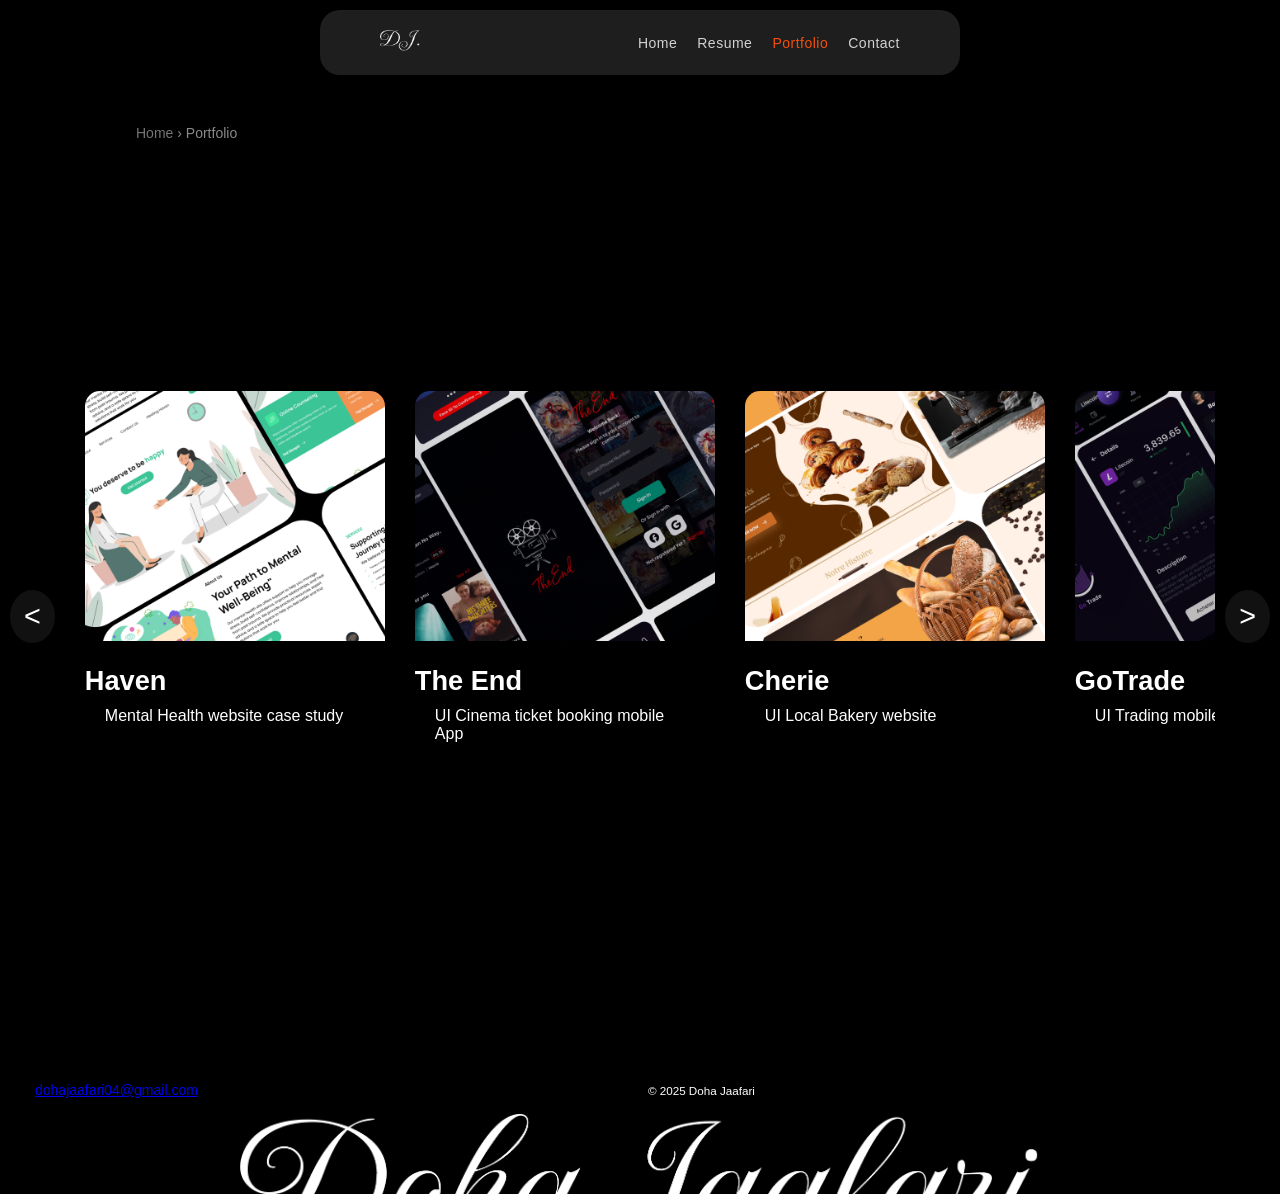
<file: portfolio.html>
<!DOCTYPE html>
<html lang="en" translate="no">
<head>
  <meta charset="UTF-8">
  <meta name="google" content="notranslate">
  <meta name="viewport" content="width=device-width, initial-scale=1.0">
  <title>Portfolio – Doha Jaafari UI/UX Designer</title>
  <meta name="description" content="Découvrez les projets UI/UX de Doha Jaafari : Haven (santé mentale), The End (cinéma), Cherie (boulangerie), GoTrade (trading).">
  <meta name="author" content="Doha Jaafari">
  <meta name="robots" content="index, follow">
  <link rel="canonical" href="https://dohajaafari04-sys.github.io/dohajaafari04.github.io/portfolio.html">
  <meta property="og:url" content="https://dohajaafari04-sys.github.io/dohajaafari04.github.io/portfolio.html">
  <meta property="og:type" content="website">
  <meta property="og:title" content="Portfolio – Doha Jaafari UI/UX Designer">
  <meta property="og:description" content="Projets UI/UX de Doha Jaafari : Haven, The End, Cherie, GoTrade.">
  <meta property="og:image" content="https://dohajaafari04-sys.github.io/dohajaafari04.github.io/assets/Haven.png">
  <meta name="twitter:card" content="summary_large_image">
  <meta name="twitter:site" content="@dohajaafari">
  <meta name="twitter:title" content="Portfolio – Doha Jaafari UI/UX Designer">
  <meta name="twitter:description" content="Projets UI/UX de Doha Jaafari : Haven, The End, Cherie, GoTrade.">
  <meta name="twitter:image" content="https://dohajaafari04-sys.github.io/dohajaafari04.github.io/assets/Haven.png">
  <link rel="icon" type="image/x-icon" href="assets/favicon.ico">
  <link rel="icon" type="image/png" sizes="32x32" href="assets/favicon-32x32.png">
  <link rel="apple-touch-icon" href="assets/icon-192.png">
  <link rel="manifest" href="manifest.json">
  <meta name="theme-color" content="#000000">
  <link href="https://fonts.googleapis.com/css2?family=Imperial+Script&display=swap" rel="stylesheet">
  <link rel="stylesheet" href="portfolio.css">
  <script defer data-domain="dohajaafari04-sys.github.io" src="https://plausible.io/js/script.js"></script>
</head>
<body>
  <nav class="navbar" role="navigation" aria-label="Navigation principale">
    <a href="index.html" aria-label="Doha Jaafari – Accueil">
      <img src="assets/logo.png" alt="Logo Doha Jaafari" width="40" height="40">
    </a>
    <button class="mobile-menu-toggle" aria-label="Ouvrir le menu" aria-expanded="false" aria-controls="nav-links">
      <span></span><span></span><span></span>
    </button>
    <div class="nav-links" id="nav-links" role="menubar">
      <a href="index.html" role="menuitem">Home</a>
      <a href="resume.html" role="menuitem">Resume</a>
      <a href="portfolio.html" class="active" role="menuitem" aria-current="page">Portfolio</a>
      <a href="contact.html" role="menuitem">Contact</a>
    </div>
  </nav>

  <nav class="breadcrumb" aria-label="Breadcrumb" translate="no">
    <span itemscope itemtype="https://schema.org/BreadcrumbList">
      <span itemprop="itemListElement" itemscope itemtype="https://schema.org/ListItem">
        <a href="index.html" itemprop="item"><span itemprop="name">Home</span></a>
        <meta itemprop="position" content="1">
      </span>
      <span aria-hidden="true"> &rsaquo; </span>
      <span itemprop="itemListElement" itemscope itemtype="https://schema.org/ListItem">
        <span itemprop="name">Portfolio</span>
        <meta itemprop="position" content="2">
      </span>
    </span>
  </nav>

  <main id="main-content" aria-label="Galerie de projets">
    <div class="projects-wrapper">
      <button class="scroll-btn prev-btn" aria-label="Projet précédent">&lt;</button>
      <div class="cards-container" role="list" aria-label="Projets UI/UX">

        <article class="card" role="listitem"
          data-title="Haven" data-description="Plateforme de santé mentale" data-project="Haven.html"
          itemscope itemtype="https://schema.org/CreativeWork">
          <img src="assets/Haven.png"
               alt="Haven – plateforme de santé mentale combinant auto-tests, prise de rendez-vous et outils de bien-être"
               itemprop="image" width="600" height="400" loading="lazy">
          <h2 itemprop="name">Haven</h2>
          <p itemprop="description">Mental Health website case study</p>
        </article>

        <article class="card" role="listitem"
          data-title="The End" data-description="Application mobile de réservation de cinéma" data-project="TheEnd.html"
          itemscope itemtype="https://schema.org/CreativeWork">
          <img src="assets/TheEnd.png"
               alt="The End – application mobile de réservation de billets de cinéma avec sélection de sièges"
               itemprop="image" width="600" height="400" loading="lazy">
          <h2 itemprop="name">The End</h2>
          <p itemprop="description">UI Cinema ticket booking mobile App</p>
        </article>

        <article class="card" role="listitem"
          data-title="Cherie" data-description="Site web de boulangerie locale" data-project="Cherie.html"
          itemscope itemtype="https://schema.org/CreativeWork">
          <img src="assets/Cherie.png"
               alt="Cherie – site web de boulangerie locale avec vitrine produits et commande en ligne"
               itemprop="image" width="600" height="400" loading="lazy">
          <h2 itemprop="name">Cherie</h2>
          <p itemprop="description">UI Local Bakery website</p>
        </article>

        <article class="card" role="listitem"
          data-title="GoTrade" data-description="Application mobile de trading" data-project="Trade.html"
          itemscope itemtype="https://schema.org/CreativeWork">
          <img src="assets/Trade.png"
               alt="GoTrade – application mobile de trading simplifiant la gestion de portefeuille et les transactions"
               itemprop="image" width="600" height="400" loading="lazy">
          <h2 itemprop="name">GoTrade</h2>
          <p itemprop="description">UI Trading mobile App</p>
        </article>

      </div>
      <button class="scroll-btn next-btn" aria-label="Projet suivant">&gt;</button>
    </div>
  </main>

  <footer class="footer" role="contentinfo" aria-label="Pied de page">
    <div class="footer-top">
      <div class="footer-left">
        <i class="fa-solid fa-envelope" aria-hidden="true"></i>
        <a href="mailto:dohajaafari04@gmail.com" aria-label="Email Doha Jaafari">dohajaafari04@gmail.com</a>
      </div>
      <div class="footer-center"><small>&copy; 2025 Doha Jaafari</small></div>
      <div class="footer-right" aria-label="Réseaux sociaux">
        <a href="https://www.linkedin.com/in/dohajaafari" rel="nofollow noopener noreferrer" target="_blank" aria-label="LinkedIn"><i class="fab fa-linkedin" aria-hidden="true"></i></a>
        <a href="https://www.instagram.com/dohajaafari" rel="nofollow noopener noreferrer" target="_blank" aria-label="Instagram"><i class="fab fa-instagram" aria-hidden="true"></i></a>
        <a href="https://twitter.com/dohajaafari" rel="nofollow noopener noreferrer" target="_blank" aria-label="X (Twitter)"><i class="fab fa-x-twitter" aria-hidden="true"></i></a>
      </div>
    </div>
    <div class="footer-name" aria-hidden="true">
      <img src="assets/Footer.png" alt="" role="presentation" width="800" height="150" loading="lazy">
    </div>
  </footer>

  <script>if('serviceWorker'in navigator){window.addEventListener('load',()=>navigator.serviceWorker.register('sw.js'));}</script>
  <script src="portfolio.js"></script>
</body>
</html>
</file>
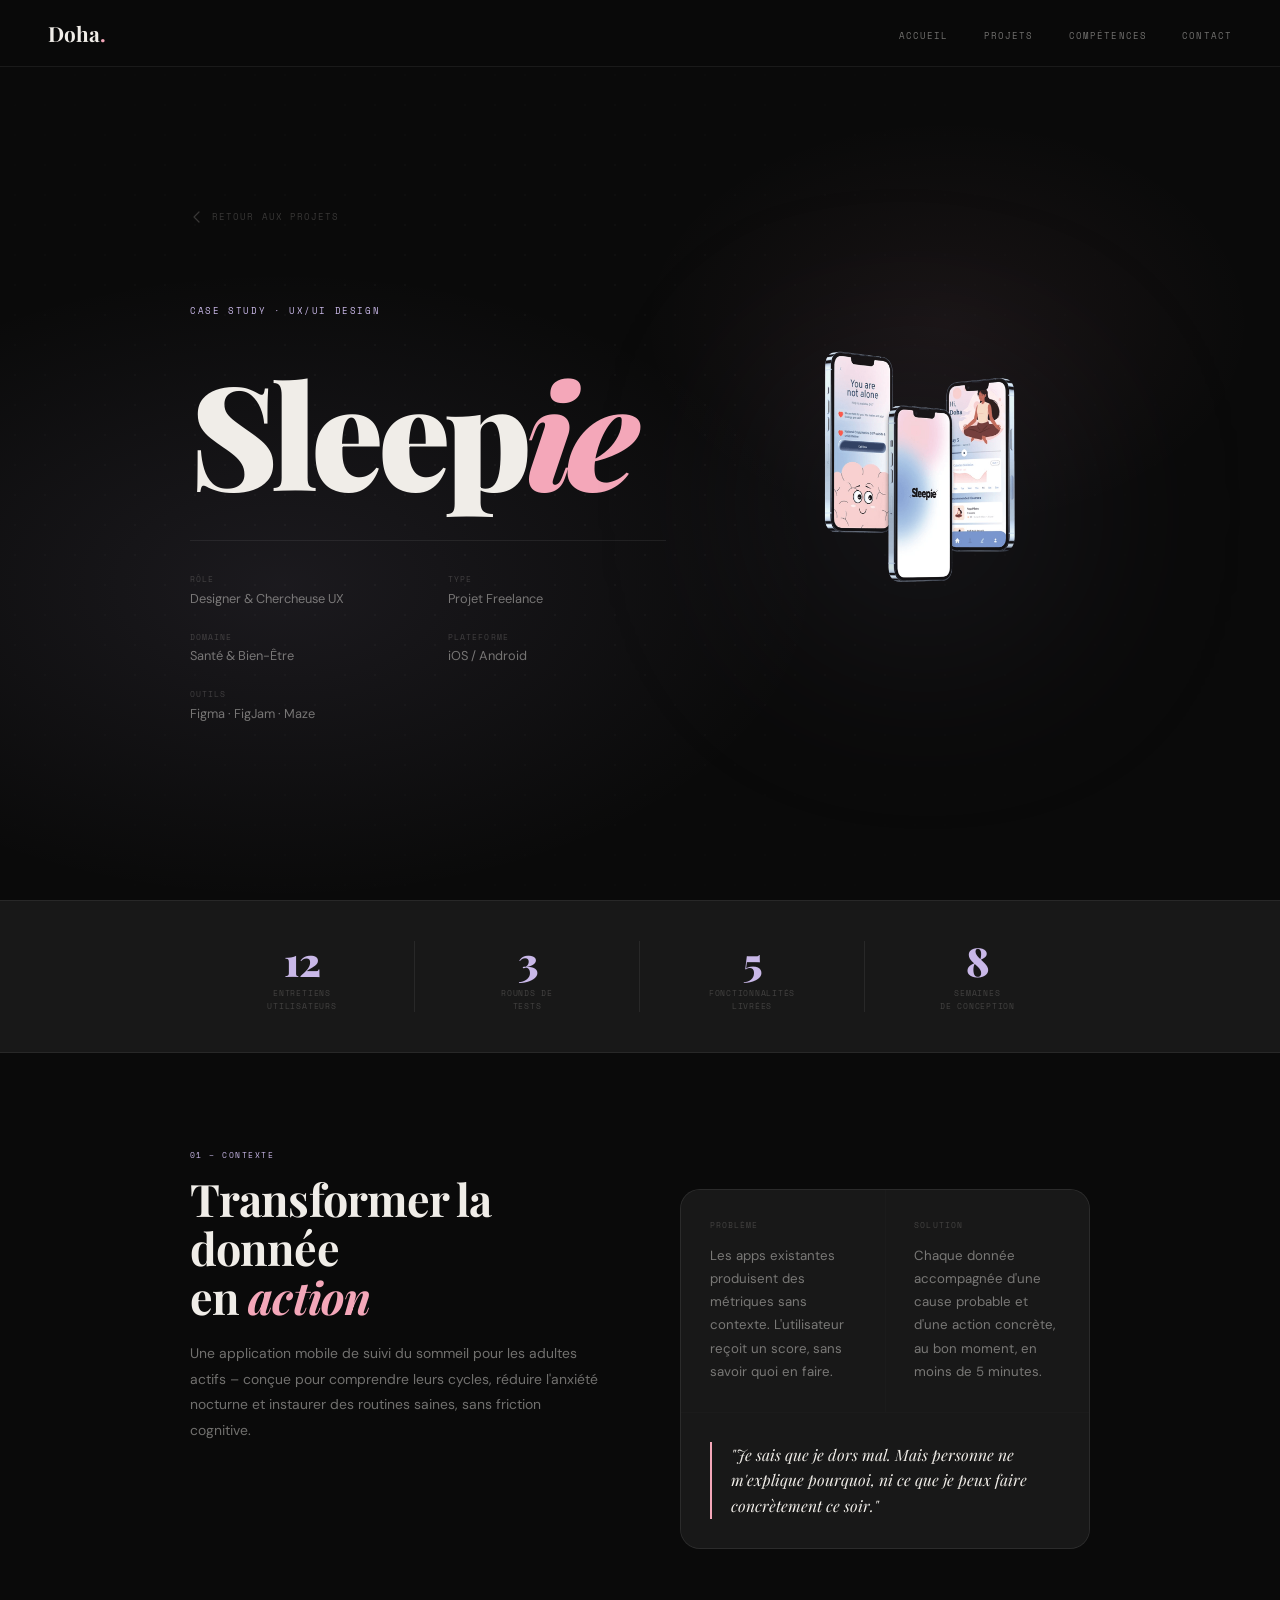
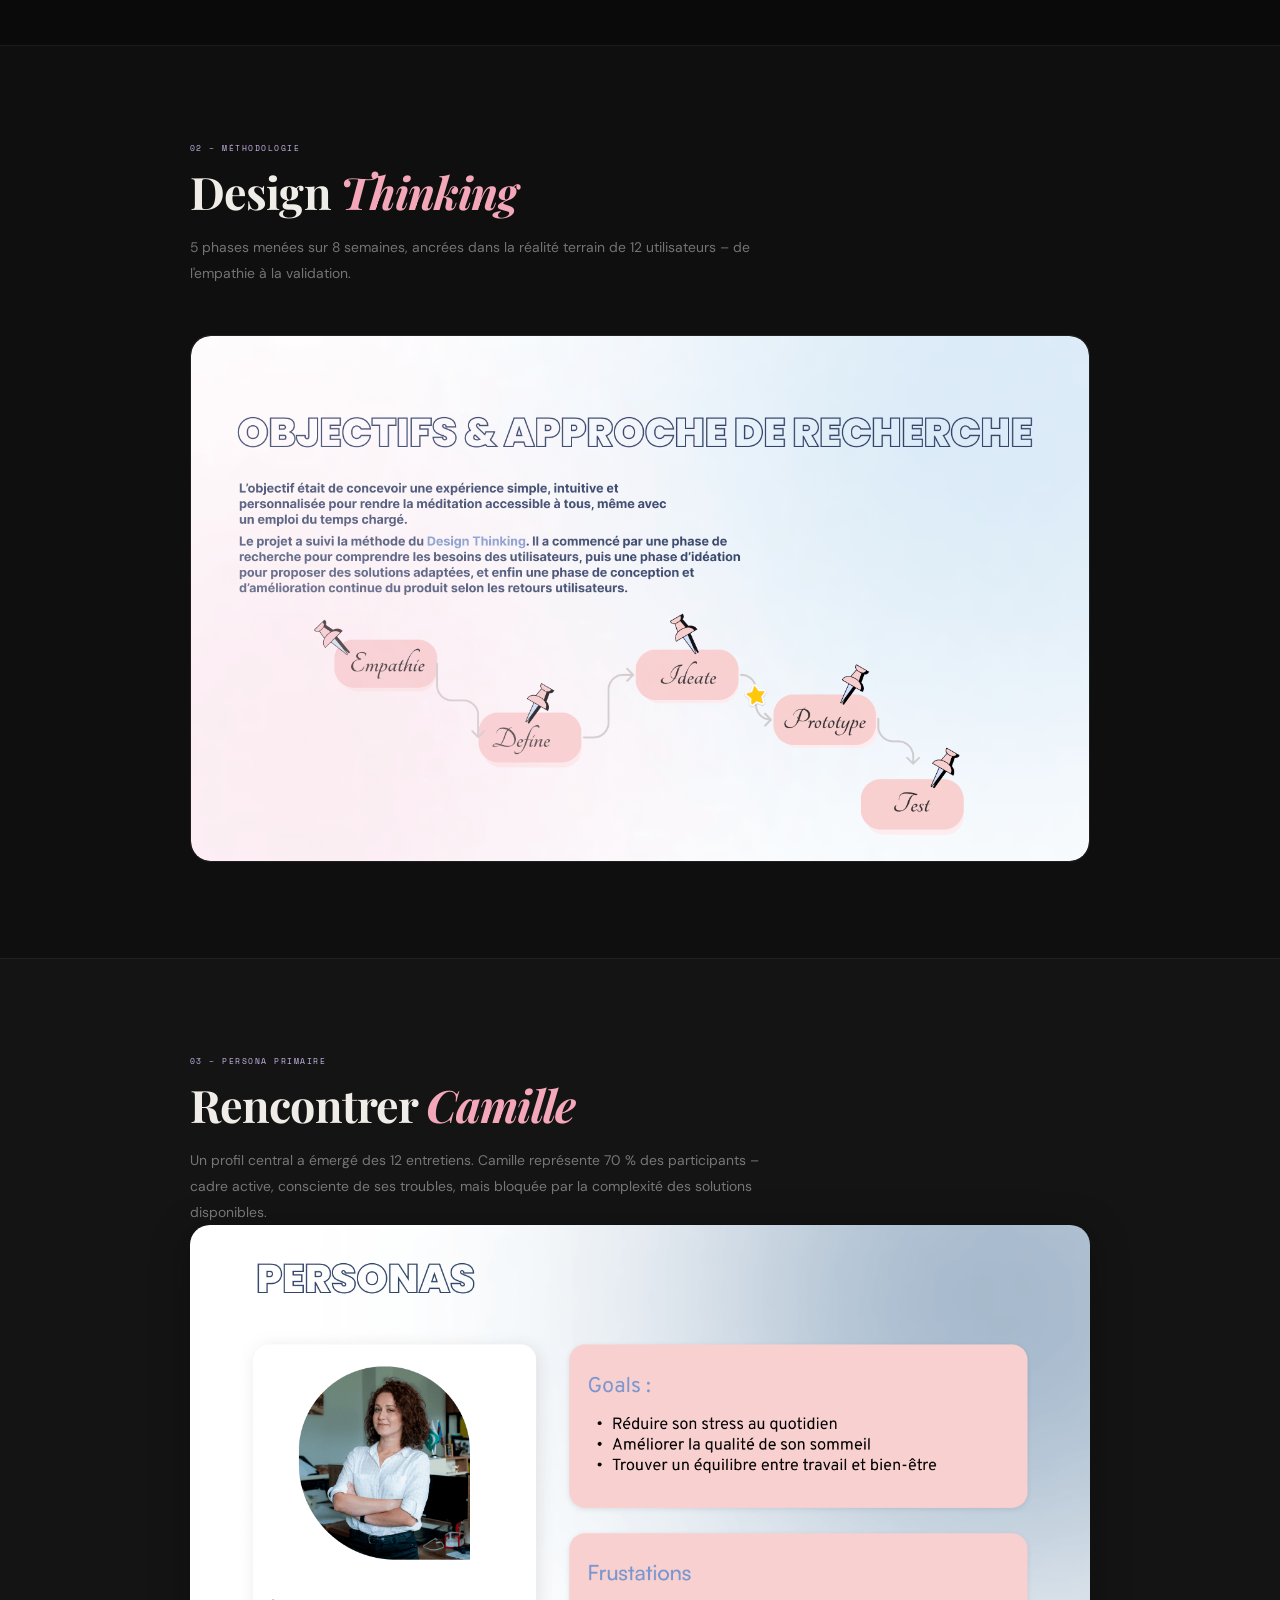
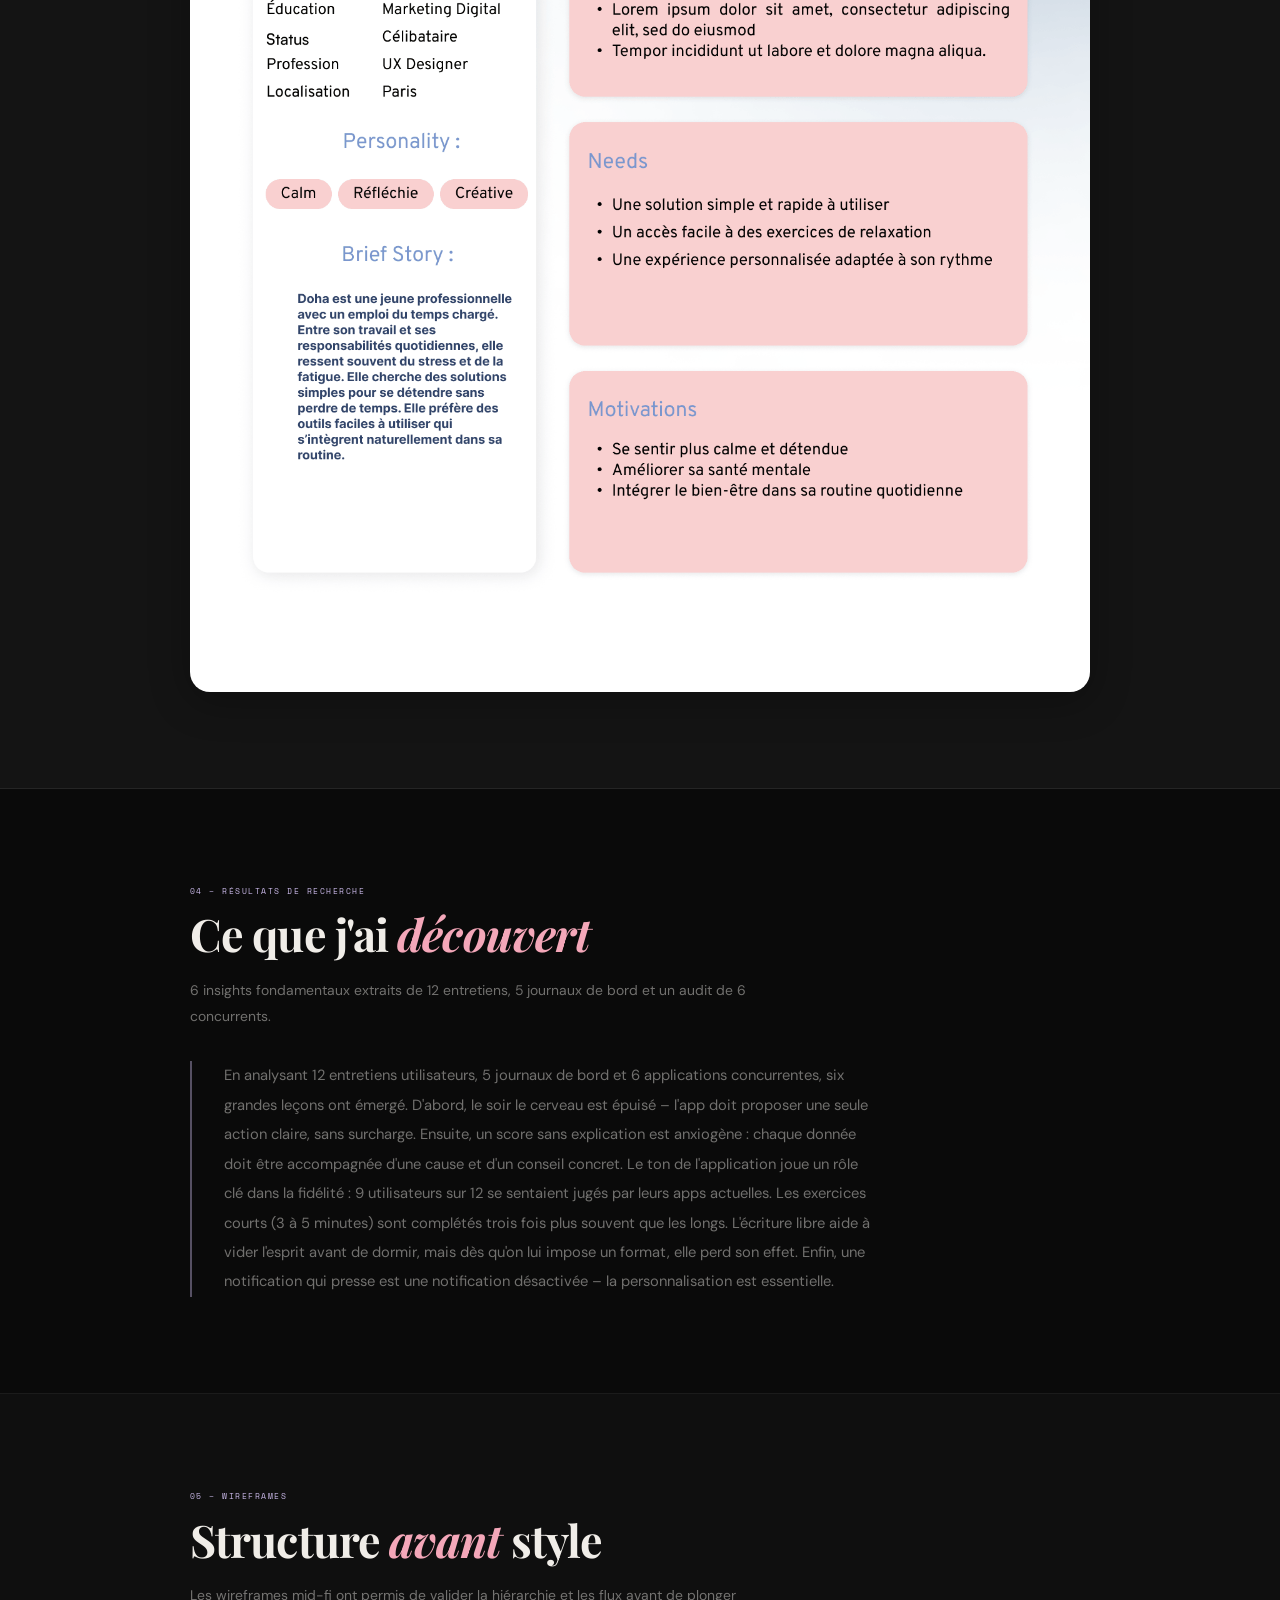
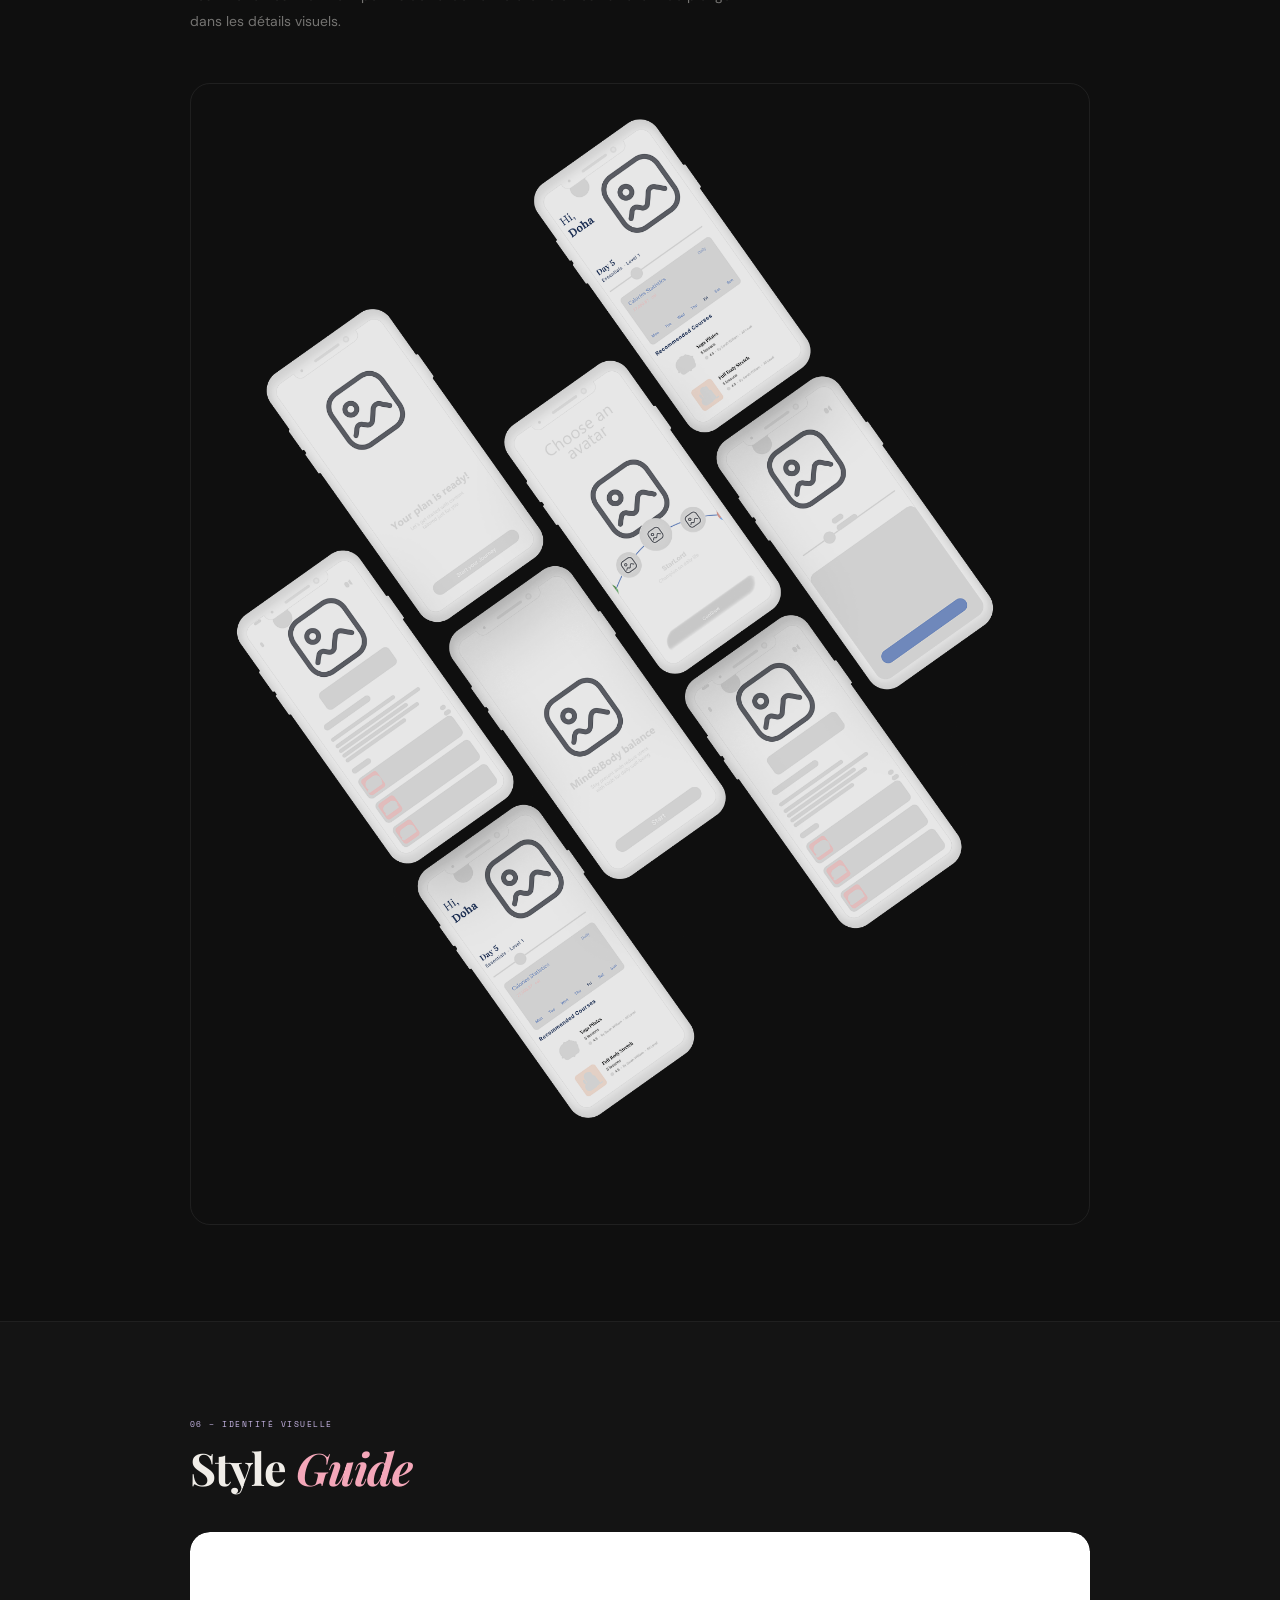
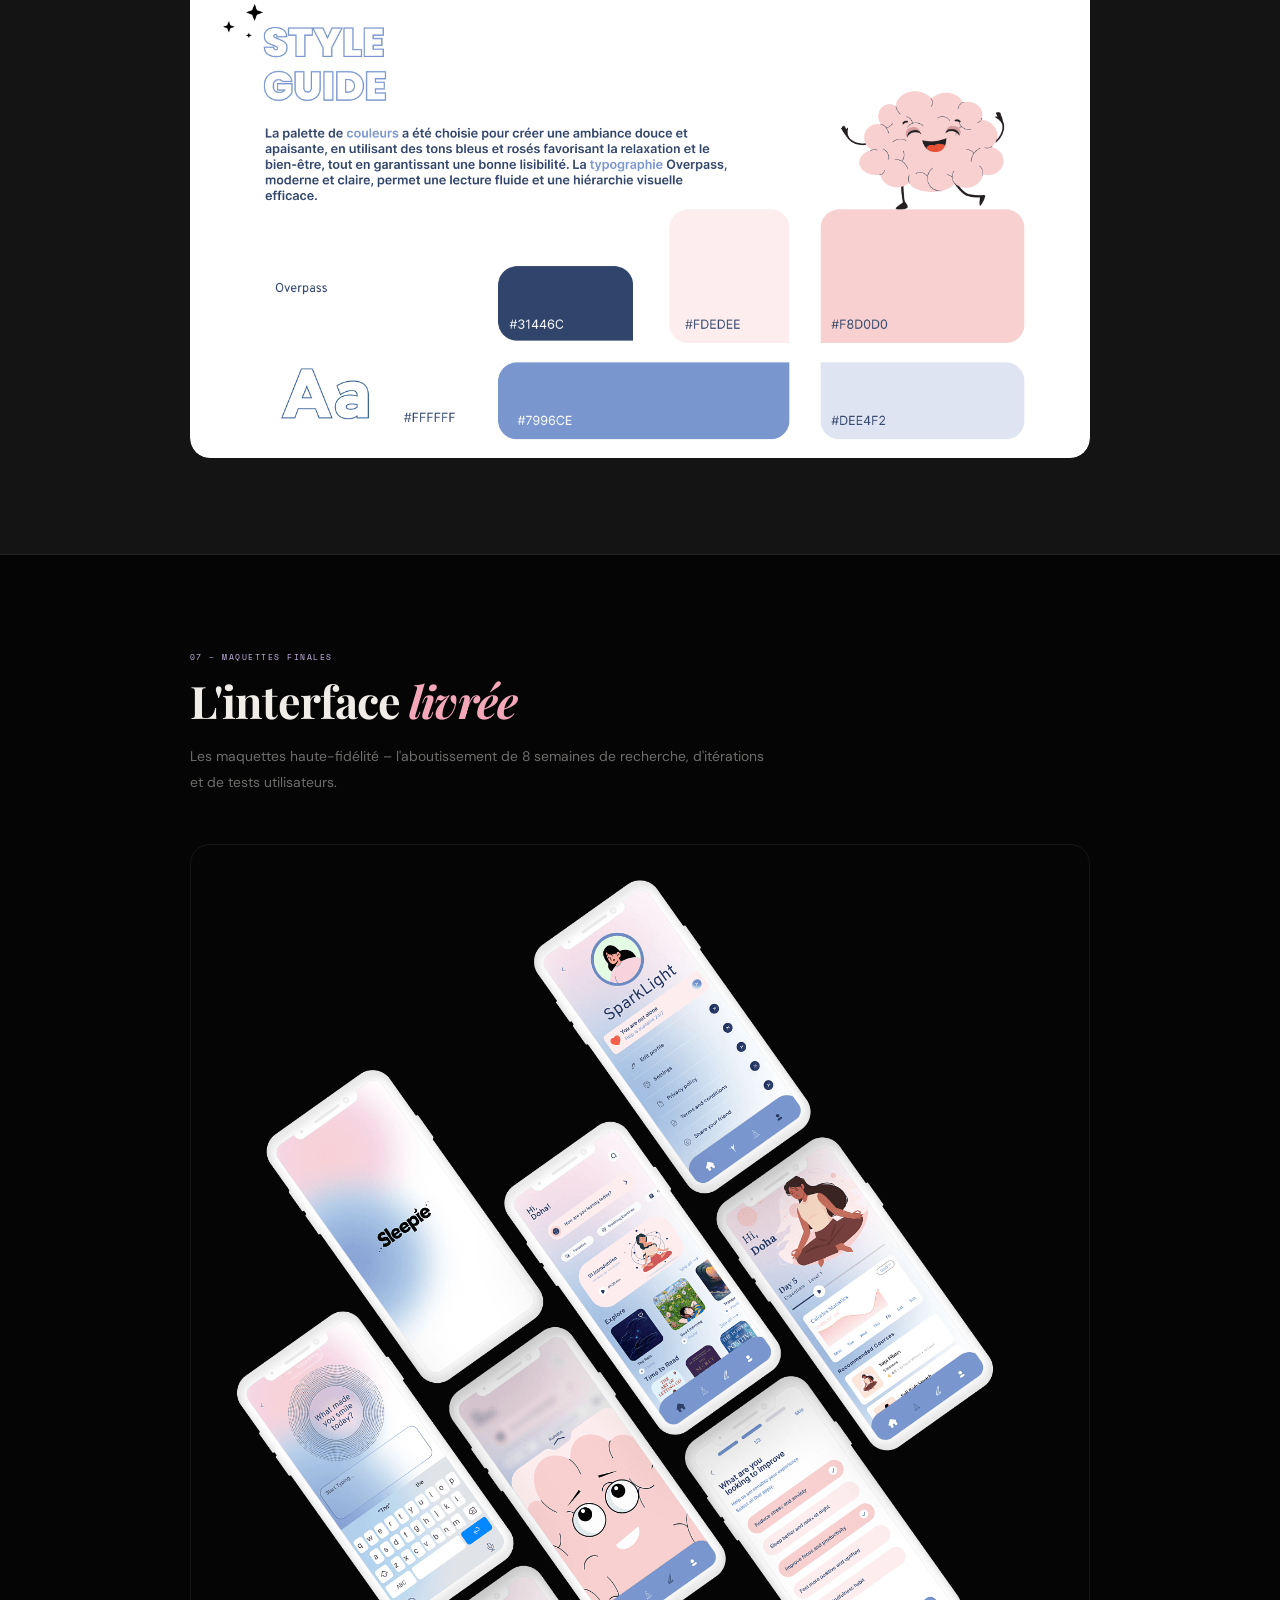
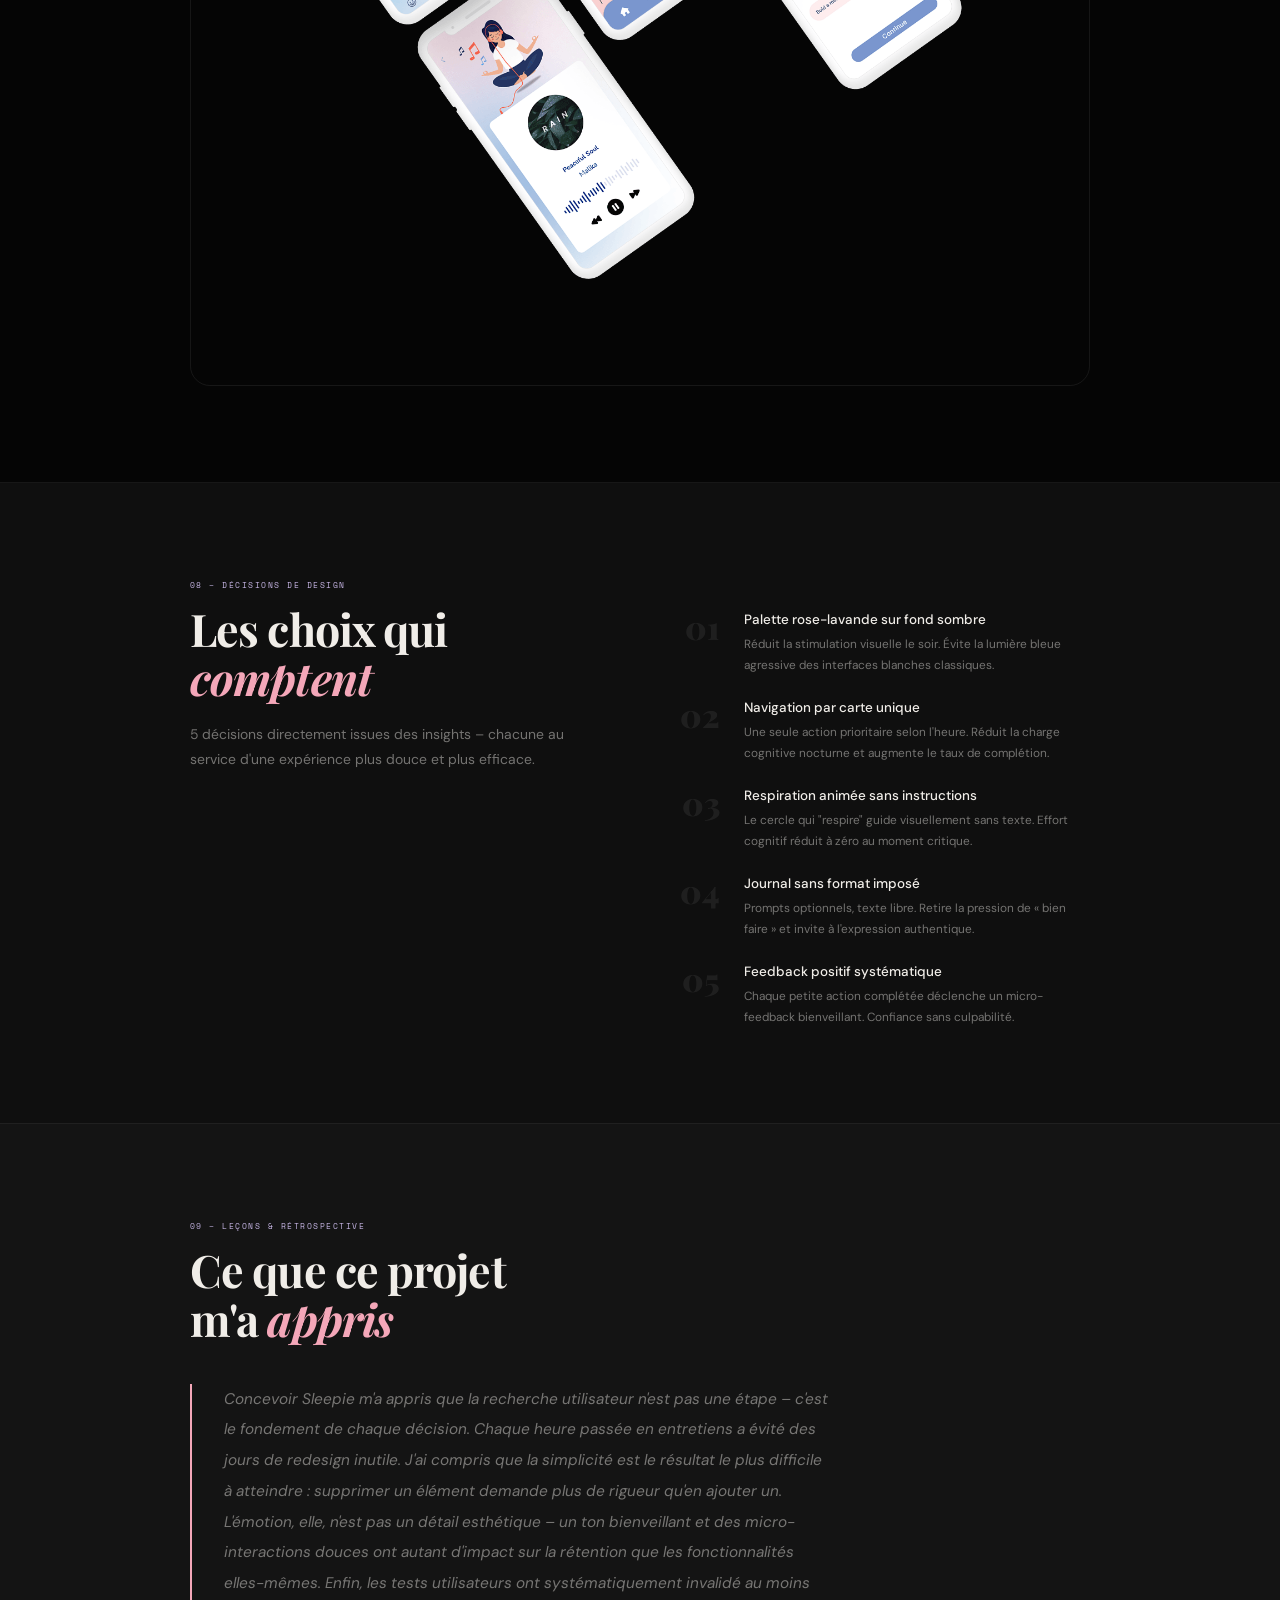
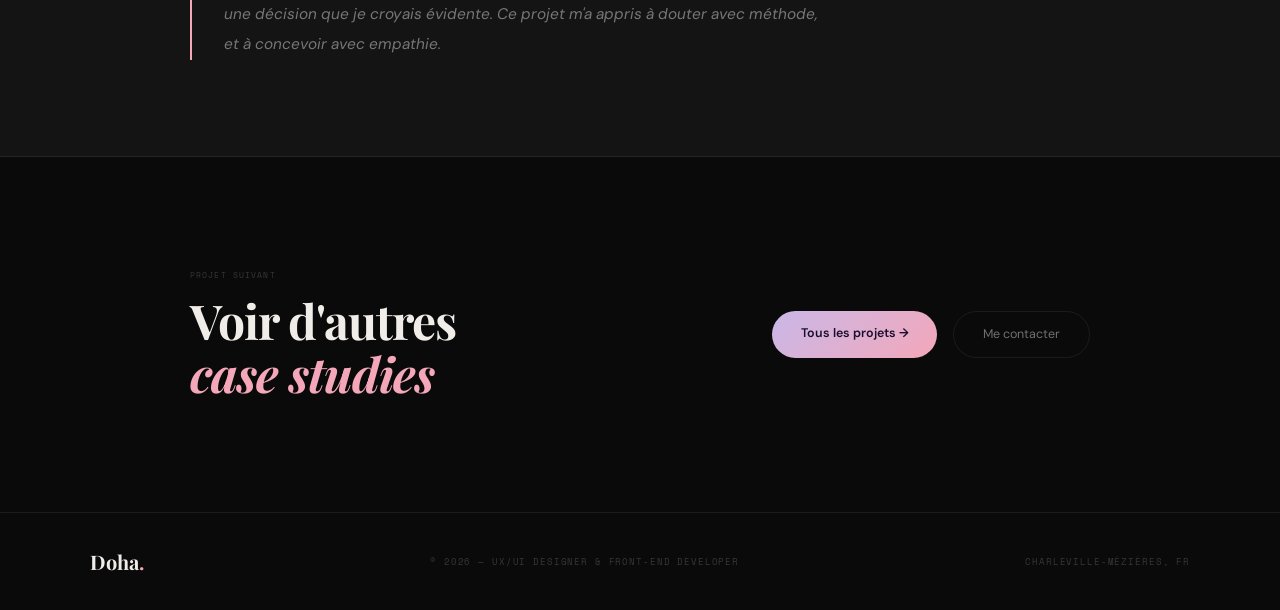
<file: projeccccccccct.html>
﻿<!DOCTYPE html>
<html lang="fr">
<head>
  <meta charset="UTF-8"/>
  <meta name="viewport" content="width=device-width, initial-scale=1.0"/>
  <title>Sleepie – Case Study · Doha Jaafari</title>
  <link href="https://fonts.googleapis.com/css2?family=Playfair+Display:ital,wght@0,700;0,900;1,400&family=DM+Sans:wght@300;400;500&family=Space+Mono&display=swap" rel="stylesheet">
  <style>
    *, *::before, *::after { box-sizing: border-box; margin: 0; padding: 0; }

    :root {
      --bg:      #0a0a0a;
      --bg2:     #0f0f0f;
      --bg3:     #141414;
      --surf:    #181818;
      --brd:     rgba(255,255,255,0.07);
      --brd-h:   rgba(255,255,255,0.14);
      --txt:     #f0ede8;
      --muted:   rgba(240,237,232,0.45);
      --dim:     rgba(240,237,232,0.2);
      --acc:     #c9b8e8;
      --acc2:    #f4a7b9;
      --mono:    'Space Mono', monospace;
      --disp:    'Playfair Display', serif;
      --body:    'DM Sans', sans-serif;
      --r:       12px;
      --rl:      20px;
    }

    html { scroll-behavior: smooth; }
    body { font-family: var(--body); background: var(--bg); color: var(--txt); overflow-x: hidden; }
    a { color: inherit; text-decoration: none; }
    img { max-width: 100%; display: block; }
    .wrap { max-width: 980px; width: 100%; margin: 0 auto; padding: 0 2.5rem; }
    nav, .hero, .stats, .sec, .cta, footer, .footer-new { width: 100%; box-sizing: border-box; }

    /* NAV */
    nav {
      position: fixed; top: 0; left: 0; right: 0; z-index: 100;
      padding: 1.2rem 0;
      display: flex; justify-content: center; align-items: center;
      background: rgba(10,10,10,0.88); backdrop-filter: blur(18px);
      border-bottom: 1px solid var(--brd);
    }
    .nav-inner {
      max-width: 980px; width: 100%; padding: 0 2.5rem;
      display: flex; justify-content: space-between; align-items: center;
    }
    .nlogo { font-family: var(--disp); font-size: 1.2rem; font-weight: 700; }
    .nlogo span { color: var(--acc2); }
    .nlinks { display: flex; gap: 2rem; list-style: none; }
    .nlinks a { font-size: .78rem; color: var(--muted); transition: color .2s; }
    .nlinks a:hover { color: var(--txt); }

    /* HERO */
    .hero {
      min-height: 100vh; padding-top: 6.5rem; padding-bottom: 4.5rem;
      background: var(--bg); position: relative; overflow: hidden;
    }
    .h-glow {
      position: absolute; inset: 0; pointer-events: none;
      background:
        radial-gradient(ellipse 60% 50% at 22% 65%, rgba(201,184,232,0.09) 0%, transparent 70%),
        radial-gradient(ellipse 40% 38% at 74% 36%, rgba(244,167,185,0.06) 0%, transparent 60%);
    }
    .h-dots {
      position: absolute; inset: 0; pointer-events: none;
      background-image: radial-gradient(rgba(255,255,255,0.035) 1px, transparent 1px);
      background-size: 30px 30px;
      mask-image: radial-gradient(ellipse 80% 80% at 38% 52%, black 10%, transparent 80%);
    }
    .h-inner {
      position: relative;
      z-index: 2;
      min-height: calc(100vh - 11rem);
      display: grid;
      grid-template-columns: minmax(0, 1fr) clamp(240px, 30vw, 360px);
      column-gap: clamp(2rem, 5vw, 5rem);
      row-gap: 1.5rem;
      align-items: center;
      align-content: center;
    }
    .h-back {
      display: inline-flex; align-items: center; gap: .5rem;
      font-family: var(--mono); font-size: .56rem; letter-spacing: .12em; text-transform: uppercase;
      color: var(--dim); margin-bottom: 3.5rem; transition: color .2s;
      grid-column: 1;
    }
    .h-back:hover { color: var(--acc); }
    .h-back:hover svg { transform: translateX(-3px); }
    .h-back svg { transition: transform .2s; }
    .h-eye { font-family: var(--mono); font-size: .56rem; letter-spacing: .18em; color: var(--acc); text-transform: uppercase; margin-bottom: 1.8rem; display: block; grid-column: 1; }
    .h-title { font-family: var(--disp); font-size: clamp(4rem,12vw,9rem); font-weight: 900; line-height: .85; letter-spacing: -.04em; color: var(--txt); margin-bottom: 1.5rem; grid-column: 1; }
    .h-title em { color: var(--acc2); font-style: italic; }
    .h-mockup {
      position: relative;
      grid-column: 2;
      grid-row: 1 / span 4;
      width: min(100%, 360px);
      justify-self: end;
      align-self: center;
      z-index: 3; pointer-events: none;
    }
    .h-mockup img { width: 100%; filter: drop-shadow(0 40px 120px rgba(201,184,232,0.18)); }
    .h-meta {
      display: grid;
      grid-template-columns: repeat(2, minmax(0, 1fr));
      gap: 1.5rem 2.5rem;
      padding-top: 2rem;
      border-top: 1px solid var(--brd);
      grid-column: 1;
      max-width: 100%;
    }
    .h-mi { display: flex; flex-direction: column; gap: .3rem; }
    .h-ml { font-family: var(--mono); font-size: .48rem; letter-spacing: .14em; text-transform: uppercase; color: var(--dim); }
    .h-mv { font-size: .8rem; color: var(--muted); }

    /* STATS */
    .stats { background: var(--surf); border-top: 1px solid var(--brd); border-bottom: 1px solid var(--brd); padding: 2.5rem 0; }
    .stats-g { display: grid; grid-template-columns: repeat(4,1fr); }
    .stat { padding: 0 2rem; border-right: 1px solid var(--brd); text-align: center; }
    .stat:last-child { border-right: none; }
    .sn { font-family: var(--disp); font-size: 2.5rem; font-weight: 900; color: var(--acc); letter-spacing: -.03em; line-height: 1; margin-bottom: .4rem; }
    .sl { font-family: var(--mono); font-size: .48rem; letter-spacing: .1em; text-transform: uppercase; color: var(--dim); line-height: 1.6; }

    /* SECTIONS */
    .sec { padding: 6rem 0; border-bottom: 1px solid var(--brd); }
    .sec.a { background: var(--bg2); }
    .sec.b { background: var(--bg3); }
    .sec.c { background: #050505; }

    .lbl { font-family: var(--mono); font-size: .52rem; letter-spacing: .18em; text-transform: uppercase; color: var(--acc); margin-bottom: .8rem; display: block; }
    .ttl { font-family: var(--disp); font-size: clamp(1.8rem,4vw,2.8rem); font-weight: 700; letter-spacing: -.02em; line-height: 1.1; margin-bottom: 1.2rem; color: var(--txt); }
    .ttl em { color: var(--acc2); font-style: italic; }
    .bdy { font-size: .87rem; color: var(--muted); line-height: 1.85; max-width: 580px; }

    /* 2 COL */
    .tc { display: grid; grid-template-columns: 1fr 1fr; gap: 5rem; align-items: start; }

    /* OVERVIEW */
    .ovg { display: grid; grid-template-columns: 1fr 1fr; gap: 1px; background: var(--brd); border: 1px solid var(--brd); border-radius: var(--rl); overflow: hidden; margin-top: 2.5rem; }
    .ovc { background: var(--surf); padding: 1.8rem; }
    .ovc .ol { font-family: var(--mono); font-size: .48rem; letter-spacing: .14em; text-transform: uppercase; color: var(--dim); margin-bottom: .8rem; display: block; }
    .ovc p { font-size: .83rem; color: var(--muted); line-height: 1.75; }
    .ovc .q { font-family: var(--disp); font-size: .98rem; font-style: italic; color: var(--txt); border-left: 2px solid var(--acc2); padding-left: 1.2rem; line-height: 1.65; }
    .ovc.sp { grid-column: span 2; }

    /* DT IMAGE */
    .dt-wrap { margin-top: 3rem; border-radius: var(--rl); overflow: hidden; border: 1px solid var(--brd); background: transparent; }
    .dt-wrap img { width: 100%; display: block; }

    /* PERSONA */
    .persona { border: 1px solid var(--brd); border-radius: var(--rl); overflow: hidden; margin-top: 2.5rem; }
    .ph { padding: 2rem 2.5rem; border-bottom: 1px solid var(--brd); display: grid; grid-template-columns: auto 1fr auto; gap: 1.5rem; align-items: center; background: linear-gradient(135deg,rgba(244,167,185,0.055),rgba(201,184,232,0.04)); }
    .pav { width: 52px; height: 52px; border-radius: 50%; background: linear-gradient(135deg,#f4a7b9,#c9b8e8); display: flex; align-items: center; justify-content: center; font-family: var(--disp); font-size: 1.2rem; font-weight: 900; color: #fff; }
    .pname { font-family: var(--disp); font-size: 1.2rem; font-weight: 700; color: var(--txt); margin-bottom: .2rem; }
    .prole { font-size: .76rem; color: var(--muted); }
    .psv { font-family: var(--disp); font-size: 1.8rem; font-weight: 900; color: var(--acc); line-height: 1; }
    .psl { font-family: var(--mono); font-size: .44rem; letter-spacing: .1em; text-transform: uppercase; color: var(--dim); margin-top: .2rem; }
    .pb { display: grid; grid-template-columns: 1fr 1fr 1fr; }
    .pc { padding: 1.5rem 1.8rem; border-right: 1px solid var(--brd); }
    .pc:last-child { border-right: none; }
    .pcl { font-family: var(--mono); font-size: .46rem; letter-spacing: .14em; text-transform: uppercase; color: var(--acc); display: block; margin-bottom: 1rem; padding-bottom: .7rem; border-bottom: 1px solid var(--brd); }
    .plist { list-style: none; display: flex; flex-direction: column; gap: .5rem; }
    .plist li { font-size: .74rem; color: var(--muted); line-height: 1.6; padding-left: 1rem; position: relative; }
    .plist li::before { content: ''; position: absolute; left: 0; top: .5rem; width: 4px; height: 4px; border-radius: 50%; background: var(--acc2); }
    .pq { padding: 1.5rem 2.5rem; border-top: 1px solid var(--brd); background: var(--bg3); display: grid; grid-template-columns: 2px 1fr; gap: 1.2rem; }
    .pqb { background: linear-gradient(180deg,#f4a7b9,#c9b8e8); border-radius: 2px; }
    .pq p { font-family: var(--disp); font-size: .86rem; font-style: italic; color: var(--muted); line-height: 1.75; }
    .pq cite { display: block; margin-top: .4rem; font-family: var(--mono); font-size: .44rem; letter-spacing: .1em; text-transform: uppercase; color: var(--dim); font-style: normal; }

    /* INSIGHTS */
    .ins { margin-top: 2.5rem; border: 1px solid var(--brd); border-radius: var(--rl); overflow: hidden; }
    .ir { background: var(--surf); padding: 1.7rem 2rem; display: grid; grid-template-columns: 2.5rem 1fr 2.2fr; gap: 1.5rem; align-items: start; border-bottom: 1px solid var(--brd); transition: background .2s; }
    .ir:last-child { border-bottom: none; }
    .ir:hover { background: var(--bg3); }
    .in_ { font-family: var(--disp); font-size: 1.7rem; font-weight: 900; color: var(--brd); letter-spacing: -.04em; line-height: 1; }
    .it { font-size: .82rem; font-weight: 500; color: var(--txt); line-height: 1.4; }
    .ib { font-size: .74rem; color: var(--muted); line-height: 1.75; }
    .ii { margin-top: .5rem; font-family: var(--mono); font-size: .5rem; letter-spacing: .08em; color: var(--acc2); }

    /* WIREFRAME */
    .wf-wrap { margin-top: 3rem; border-radius: var(--rl); overflow: hidden; border: 1px solid var(--brd); background: transparent; }
    .wf-wrap img { width: 100%; display: block; opacity: .9; mix-blend-mode: lighten; }

    /* STYLE GUIDE CARD */
    .sg-card {
      background: #f5f6fa;
      border-radius: 24px;
      padding: 2.5rem 2.5rem 2rem;
      color: #31446C;
      overflow: hidden;
    }
    .sg-top {
      display: grid;
      grid-template-columns: 1fr auto;
      gap: 2rem;
      align-items: flex-start;
      margin-bottom: 2rem;
    }
    .sg-sparkles { margin-bottom: 0.5rem; }
    .sg-title-big { margin-bottom: 1.2rem; }
    .sg-word {
      font-family: 'Overpass', 'DM Sans', sans-serif;
      font-size: clamp(2.8rem, 6vw, 4.5rem);
      font-weight: 900;
      color: transparent;
      -webkit-text-stroke: 2px #7996CE;
      letter-spacing: 0.04em;
      line-height: 1;
      display: block;
    }
    .sg-desc {
      font-size: 0.82rem;
      color: #31446C;
      font-weight: 600;
      line-height: 1.65;
      max-width: 440px;
      margin-bottom: 1.5rem;
    }
    .sg-font-row {
      display: flex;
      align-items: center;
      gap: 1.5rem;
    }
    .sg-font-label {
      font-size: 0.85rem;
      color: #888;
      font-family: 'DM Sans', sans-serif;
    }
    .sg-aa {
      font-family: var(--disp);
      font-size: 2.2rem;
      font-weight: 900;
      color: transparent;
      -webkit-text-stroke: 1.5px #7996CE;
      line-height: 1;
    }
    .sg-white-chip {
      background: white;
      border: 1px solid #e0e0e0;
      border-radius: 8px;
      padding: 0.25rem 0.7rem;
      font-family: var(--mono);
      font-size: 0.65rem;
      color: #888;
    }
    .sg-brain-col {
      display: flex;
      align-items: flex-end;
      justify-content: center;
      width: 200px;
    }
    .sg-brain-svg {
      width: 180px;
      height: auto;
    }
    /* Swatches grid matching reference */
    .sg-swatches-grid {
      display: grid;
      grid-template-columns: 1fr 1fr 1.2fr;
      grid-template-rows: 100px 100px;
      gap: 0.7rem;
    }
    .sg-swatch {
      border-radius: 14px;
      display: flex;
      align-items: flex-end;
      padding: 0.6rem 0.8rem;
      position: relative;
    }
    .sg-swatch-tall { grid-row: span 2; border-radius: 20px; }
    .sg-swatch-lg { grid-row: span 2; border-radius: 20px; }
    .sg-sw-label {
      font-family: var(--mono);
      font-size: 0.62rem;
      letter-spacing: 0.04em;
      position: absolute;
      bottom: 0.6rem;
      left: 0.8rem;
    }
    .sg-sw-label.light { color: rgba(255,255,255,0.8); }
    .sg-sw-label.dark { color: rgba(0,0,0,0.45); }




    /* STYLE GUIDE IMAGE WRAPPER */
    .sg-img-wrap {
      margin-top: 2rem;
      border-radius: 20px;
      overflow: hidden;
    }
    .sg-img-wrap img {
      border-radius: 20px;
      box-shadow: 0 8px 40px rgba(0,0,0,0.3);
    }

    /* SCREENS */
    .scr-wrap { margin-top: 3rem; border-radius: var(--rl); overflow: hidden; border: 1px solid var(--brd); background: transparent; }
    .scr-wrap img { width: 100%; display: block; mix-blend-mode: lighten; }

    /* DECISIONS */
    .decs { display: flex; flex-direction: column; gap: 1.5rem; margin-top: 2rem; }
    .dec { display: grid; grid-template-columns: 2.5rem 1fr; gap: 1.5rem; align-items: start; }
    .dn { font-family: var(--disp); font-size: 2rem; font-weight: 900; color: var(--brd); line-height: 1; text-align: right; }
    .dt_ { font-size: .84rem; font-weight: 500; color: var(--txt); margin-bottom: .35rem; }
    .dd { font-size: .74rem; color: var(--muted); line-height: 1.75; }

    /* LEARNINGS */
    .lrng { display: grid; grid-template-columns: 1fr 1fr; gap: 1.2rem; margin-top: 2.5rem; }
    .lc { border: 1px solid var(--brd); border-radius: 14px; padding: 1.8rem; background: var(--surf); transition: border-color .3s; }
    .lc:hover { border-color: var(--brd-h); }
    .li_ { font-size: 1.2rem; margin-bottom: .8rem; display: block; }
    .lt { font-size: .84rem; font-weight: 500; color: var(--txt); margin-bottom: .4rem; }
    .ld { font-size: .74rem; color: var(--muted); line-height: 1.75; }

    /* LEARNING PARAGRAPH */
    .learning-para {
      max-width: 640px;
      border-left: 2px solid var(--acc2);
      padding-left: 2rem;
    }
    .learning-para p {
      font-size: .96rem;
      color: var(--muted);
      line-height: 2;
      font-style: italic;
    }

    /* INSIGHTS DIAGRAM */
    .insights-diagram {
      position: relative;
      width: 100%;
      height: 520px;
      margin-top: 3rem;
    }
    .ins-lines {
      position: absolute;
      inset: 0;
      width: 100%;
      height: 100%;
      pointer-events: none;
    }
    .ins-center {
      position: absolute;
      left: 50%;
      top: 50%;
      transform: translate(-50%, -50%);
      width: 110px;
      height: 110px;
      border-radius: 50%;
      background: linear-gradient(135deg, rgba(201,184,232,0.2), rgba(244,167,185,0.15));
      border: 1px solid rgba(201,184,232,0.3);
      display: flex;
      flex-direction: column;
      align-items: center;
      justify-content: center;
      text-align: center;
      z-index: 2;
    }
    .ins-center-label {
      font-family: var(--mono);
      font-size: .38rem;
      letter-spacing: .08em;
      color: var(--dim);
      text-transform: uppercase;
      line-height: 1.8;
      margin-top: .4rem;
    }
    .ins-node {
      position: absolute;
      width: 185px;
      border: 1px solid var(--brd);
      border-radius: 14px;
      background: var(--surf);
      padding: 1.1rem 1.2rem;
      transition: border-color .3s, background .3s;
      z-index: 2;
    }
    .ins-node:hover { border-color: var(--brd-h); background: var(--bg3); }
    .ins-num {
      font-family: var(--disp);
      font-size: 1.4rem;
      font-weight: 900;
      color: var(--acc);
      line-height: 1;
      margin-bottom: .5rem;
      opacity: 0.6;
    }
    .ins-text {
      font-size: .74rem;
      font-weight: 500;
      color: var(--txt);
      line-height: 1.5;
      margin-bottom: .4rem;
    }
    .ins-action {
      font-family: var(--mono);
      font-size: .44rem;
      letter-spacing: .06em;
      color: var(--acc2);
    }
    /* Position each node */
    .ins-node-1 { left: calc(50% - 385px); top: 20px; }
    .ins-node-2 { left: calc(50% + 200px); top: 20px; }
    .ins-node-3 { left: calc(50% - 440px); top: calc(50% - 65px); }
    .ins-node-4 { left: calc(50% + 255px); top: calc(50% - 65px); }
    .ins-node-5 { left: calc(50% - 385px); bottom: 20px; }
    .ins-node-6 { left: calc(50% + 200px); bottom: 20px; }

    @media(max-width: 900px) {
      .insights-diagram { height: auto; }
      .ins-lines { display: none; }
      .ins-center { display: none; }
      .ins-node { position: static; width: auto; margin-bottom: .8rem; }
    }


    /* CTA */
    .cta { padding: 7rem 0; border-bottom: none; }
    .ctai { display: grid; grid-template-columns: 1fr auto; gap: 4rem; align-items: center; }
    .ctal { font-family: var(--mono); font-size: .5rem; letter-spacing: .14em; text-transform: uppercase; color: var(--dim); margin-bottom: .8rem; }
    .ctat { font-family: var(--disp); font-size: clamp(2rem,4vw,3rem); font-weight: 700; letter-spacing: -.02em; line-height: 1.1; color: var(--txt); }
    .ctat em { color: var(--acc2); font-style: italic; }
    .btns { display: flex; gap: 1rem; flex-wrap: wrap; }
    .bp { background: linear-gradient(135deg,#c9b8e8,#f4a7b9); color: #1a0f2e; padding: .9rem 1.8rem; border-radius: 100px; font-size: .78rem; font-weight: 600; transition: opacity .2s; }
    .bp:hover { opacity: .88; }
    .bo { border: 1px solid var(--brd); color: var(--muted); padding: .9rem 1.8rem; border-radius: 100px; font-size: .78rem; transition: all .2s; }
    .bo:hover { border-color: var(--brd-h); color: var(--txt); }


    /* INS PARAGRAPH */
    .ins-para {
      margin-top: 2rem;
      border-left: 2px solid rgba(201,184,232,0.4);
      padding-left: 2rem;
      max-width: 680px;
    }
    .ins-para p {
      font-size: .92rem;
      color: var(--muted);
      line-height: 2;
    }
    /* FOOTER */
    footer{width:100vw;background:var(--surf);border-top:1px solid var(--brd);padding:3.5rem 2.5rem;}
    .footer-inner{max-width:980px;margin:0 auto;display:flex;align-items:center;justify-content:space-between;flex-wrap:wrap;gap:1.5rem;}
    .footer-logo{font-family:var(--disp);font-size:1.5rem;font-weight:700;color:var(--txt);}
    .footer-logo span{color:var(--acc);}
    .footer-right{display:flex;flex-direction:column;gap:.4rem;align-items:flex-end;}
    .footer-copy,.footer-made{font-family:var(--mono);font-size:.48rem;letter-spacing:.1em;text-transform:uppercase;color:var(--dim);}

    /* FADE */
    .f { opacity: 0; transform: translateY(26px); transition: opacity .65s ease, transform .65s ease; }
    .f.v { opacity: 1; transform: none; }
    .f.d1 { transition-delay: .1s; }
    .f.d2 { transition-delay: .2s; }
    .f.d3 { transition-delay: .3s; }

    /* RESPONSIVE */
    @media(max-width:900px){
      .wrap{padding:0 1.5rem;}
      .h-inner{min-height:auto;grid-template-columns:1fr;row-gap:2rem;align-content:start;}
      .h-back,.h-eye,.h-title,.h-meta,.h-mockup{grid-column:1;}
      .h-mockup{grid-row:auto;justify-self:start;width:min(100%,320px);}
      .h-meta{grid-template-columns:1fr 1fr;}
      .tc{grid-template-columns:1fr;gap:3.5rem;}
      .pb{grid-template-columns:1fr 1fr;}
      .ph{grid-template-columns:auto 1fr;}
      .psv,.psl{display:none;}
    }
    @media(max-width:640px){
      .wrap,.nav-inner,.footer-inner{padding:0 1.25rem;}
      .hero{padding-top:6rem;padding-bottom:3.5rem;}
      .h-title{font-size:clamp(3rem,20vw,5rem);}
      .h-meta{grid-template-columns:1fr;gap:1rem;}
      .stats-g{grid-template-columns:repeat(2,1fr);}
      .stat{border-bottom:1px solid var(--brd);border-right:none;}
      .stat:nth-child(odd){border-right:1px solid var(--brd);}
      .pb{grid-template-columns:1fr;}
      .pc{border-right:none;border-bottom:1px solid var(--brd);}
      .ir{grid-template-columns:2rem 1fr;}.ib{display:none;}
      .lrng{grid-template-columns:1fr;}
      .sg-sw{grid-template-columns:repeat(2,1fr);}
      .ctai{grid-template-columns:1fr;}
      .nlinks{display:none;}
    }
    /* Image fallbacks (assets non importÃ©s) */
    .img-fallback {
      width: 100%;
      aspect-ratio: 16 / 10;
      border-radius: var(--rl);
      background:
        radial-gradient(ellipse at 30% 20%, rgba(201,184,232,0.22), transparent 60%),
        radial-gradient(ellipse at 80% 80%, rgba(244,167,185,0.18), transparent 60%),
        linear-gradient(135deg, #1a1530 0%, #2a1a35 100%);
      border: 1px solid var(--brd);
      display: flex; align-items: center; justify-content: center;
      font-family: var(--mono); font-size: .72rem; letter-spacing: .18em;
      text-transform: uppercase; color: var(--muted);
    }
    .mockup-fb { aspect-ratio: 3 / 4; max-width: 360px; }
    .h-mockup .img-fallback { filter: drop-shadow(0 40px 120px rgba(201,184,232,0.18)); }
  </style>
<style id="shared-nav-footer-style">
  .site-nav {
    position: fixed;
    top: 0;
    left: 0;
    right: 0;
    z-index: 1000;
    padding: 1.2rem 3rem;
    display: flex;
    justify-content: space-between;
    align-items: center;
    background: rgba(10, 10, 10, 0.92);
    backdrop-filter: blur(20px);
    border-bottom: 1px solid rgba(255, 255, 255, 0.07);
    box-sizing: border-box;
    transition: padding .3s ease, background .3s ease;
  }
  .site-nav.scrolled { padding: .9rem 3rem; background: rgba(10, 10, 10, 0.96); }
  .site-nav-logo {
    font-family: var(--disp, 'Playfair Display', serif);
    font-size: 1.3rem;
    font-weight: 700;
    color: var(--txt, #f0ede8);
    text-decoration: none;
  }
  .site-nav-logo span { color: var(--acc2, var(--acc, #f4a7b9)); }
  .site-nav-links {
    list-style: none;
    display: flex;
    gap: 2.2rem;
    align-items: center;
    margin: 0;
    padding: 0;
  }
  .site-nav-links a {
    font-family: var(--mono, 'Space Mono', monospace);
    font-size: .58rem;
    letter-spacing: .12em;
    text-transform: uppercase;
    color: var(--muted, rgba(240,237,232,0.45));
    text-decoration: none;
    position: relative;
    transition: color .2s ease;
  }
  .site-nav-links a::after {
    content: '';
    position: absolute;
    left: 0;
    bottom: -5px;
    width: 0;
    height: 1px;
    background: var(--acc, #c9b8e8);
    transition: width .25s ease;
  }
  .site-nav-links a:hover,
  .site-nav-links a.active { color: var(--txt, #f0ede8); }
  .site-nav-links a:hover::after,
  .site-nav-links a.active::after { width: 100%; }
  .site-nav-toggle {
    display: none;
    flex-direction: column;
    gap: 5px;
    width: 34px;
    height: 34px;
    align-items: center;
    justify-content: center;
    border: 1px solid rgba(255, 255, 255, 0.1);
    border-radius: 8px;
    background: transparent;
    cursor: pointer;
  }
  .site-nav-toggle span {
    display: block;
    width: 18px;
    height: 1px;
    background: var(--txt, #f0ede8);
    transition: transform .25s ease;
  }
  .site-mobile-menu {
    position: fixed;
    inset: 0;
    z-index: 999;
    background: rgba(10, 10, 10, .97);
    display: flex;
    flex-direction: column;
    align-items: center;
    justify-content: center;
    gap: 1.8rem;
    transform: translateX(100%);
    transition: transform .35s cubic-bezier(.22,1,.36,1);
  }
  .site-mobile-menu.open { transform: none; }
  .site-mobile-menu a {
    font-family: var(--disp, 'Playfair Display', serif);
    font-size: clamp(1.8rem, 9vw, 3rem);
    font-style: italic;
    color: var(--muted, rgba(240,237,232,0.45));
    text-decoration: none;
    transition: color .2s ease;
  }
  .site-mobile-menu a:hover { color: var(--txt, #f0ede8); }
  .site-footer {
    width: 100%;
    box-sizing: border-box;
    background: var(--bg, #0a0a0a);
    border-top: 1px solid rgba(255, 255, 255, 0.07);
    padding: 2.2rem 3rem;
  }
  .site-footer-inner {
    max-width: 1100px;
    margin: 0 auto;
    display: flex;
    align-items: center;
    justify-content: space-between;
    gap: 1.5rem;
  }
  .site-footer-logo {
    font-family: var(--disp, 'Playfair Display', serif);
    font-size: 1.25rem;
    font-weight: 700;
    color: var(--txt, #f0ede8);
  }
  .site-footer-logo span { color: var(--acc2, var(--acc, #f4a7b9)); }
  .site-footer-copy,
  .site-footer-place {
    font-family: var(--mono, 'Space Mono', monospace);
    font-size: .54rem;
    letter-spacing: .1em;
    text-transform: uppercase;
    color: var(--dim, rgba(240,237,232,0.2));
  }
  @media (max-width: 900px) {
    .site-nav { padding: 1rem 1.4rem; }
    .site-nav.scrolled { padding: .85rem 1.4rem; }
    .site-nav-links { display: none; }
    .site-nav-toggle { display: flex; }
    .site-footer { padding: 2rem 1.4rem; }
    .site-footer-inner { flex-direction: column; text-align: center; }
  }
</style>
</head>
<body>

<!-- NAV -->
<nav class="site-nav" id="nav">
  <a href="index.html" class="site-nav-logo">Doha<span>.</span></a>
  <ul class="site-nav-links">
    <li><a href="index.html">Accueil</a></li>
    <li><a href="index.html#projects">Projets</a></li>
    <li><a href="index.html#skills">Compétences</a></li>
    <li><a href="index.html#contact">Contact</a></li>
  </ul>
  <button class="site-nav-toggle" id="navToggle" aria-label="Ouvrir le menu" type="button">
    <span></span><span></span>
  </button>
</nav>

<!-- MOBILE MENU -->
<div class="site-mobile-menu" id="mobileMenu">
  <a href="index.html" class="mobile-link">Accueil</a>
  <a href="index.html#projects" class="mobile-link">Projets</a>
  <a href="index.html#skills" class="mobile-link">Compétences</a>
  <a href="index.html#contact" class="mobile-link">Contact</a>
</div>
</div><!-- HERO -->
<section class="hero">
  <div class="h-glow"></div>
  <div class="h-dots"></div>
  <div class="wrap h-inner">
    <div class="h-mockup">
      <img src="sleepie_nobg (1).png">
    </div>
    <a href="index.html#projects" class="h-back">
      <svg width="14" height="14" viewBox="0 0 14 14" fill="none"><path d="M9 2L4 7l5 5" stroke="currentColor" stroke-width="1.2" stroke-linecap="round" stroke-linejoin="round"/></svg>
      Retour aux projets
    </a>
    <span class="h-eye">Case Study · UX/UI Design</span>
    <h1 class="h-title">Sleep<em>ie</em></h1>
    <div class="h-meta">
      <div class="h-mi"><span class="h-ml">Rôle</span><span class="h-mv">Designer & Chercheuse UX</span></div>
      <div class="h-mi"><span class="h-ml">Type</span><span class="h-mv">Projet Freelance</span></div>
      <div class="h-mi"><span class="h-ml">Domaine</span><span class="h-mv">Santé & Bien-Être</span></div>
      <div class="h-mi"><span class="h-ml">Plateforme</span><span class="h-mv">iOS / Android</span></div>
      <div class="h-mi"><span class="h-ml">Outils</span><span class="h-mv">Figma · FigJam · Maze</span></div>
    </div>
  </div>
</section>

<!-- STATS -->
<div class="stats">
  <div class="wrap">
    <div class="stats-g">
      <div class="stat f"><div class="sn">12</div><div class="sl">Entretiens<br>utilisateurs</div></div>
      <div class="stat f d1"><div class="sn">3</div><div class="sl">Rounds de<br>tests</div></div>
      <div class="stat f d2"><div class="sn">5</div><div class="sl">Fonctionnalités<br>livrées</div></div>
      <div class="stat f d3"><div class="sn">8</div><div class="sl">Semaines<br>de conception</div></div>
    </div>
  </div>
</div>

<!-- 01 – OVERVIEW -->
<section class="sec">
  <div class="wrap">
    <div class="tc">
      <div class="f">
        <span class="lbl">01 – Contexte</span>
        <h2 class="ttl">Transformer la donnée<br>en <em>action</em></h2>
        <p class="bdy">Une application mobile de suivi du sommeil pour les adultes actifs – conçue pour comprendre leurs cycles, réduire l'anxiété nocturne et instaurer des routines saines, sans friction cognitive.</p>
      </div>
      <div class="f d1">
        <div class="ovg">
          <div class="ovc"><span class="ol">Problème</span><p>Les apps existantes produisent des métriques sans contexte. L'utilisateur reçoit un score, sans savoir quoi en faire.</p></div>
          <div class="ovc"><span class="ol">Solution</span><p>Chaque donnée accompagnée d'une cause probable et d'une action concrète, au bon moment, en moins de 5 minutes.</p></div>
          <div class="ovc sp"><p class="q">"Je sais que je dors mal. Mais personne ne m'explique pourquoi, ni ce que je peux faire concrètement ce soir."</p></div>
        </div>
      </div>
    </div>
  </div>
</section>

<!-- 02 – DESIGN THINKING -->
<section class="sec a">
  <div class="wrap">
    <div class="f">
      <span class="lbl">02 – Méthodologie</span>
      <h2 class="ttl">Design <em>Thinking</em></h2>
      <p class="bdy">5 phases menées sur 8 semaines, ancrées dans la réalité terrain de 12 utilisateurs – de l'empathie à la validation.</p>
    </div>
    <div class="dt-wrap f">
      <img src="design thinking sleepie.png" alt="Design Thinking Sleepie" style="width:100%;display:block;border-radius:20px;"/>
    </div>
  </div>
</section>

<!-- 03 – PERSONA -->
<section class="sec b">
  <div class="wrap">
    <div class="f">
      <span class="lbl">03 – Persona Primaire</span>
      <h2 class="ttl">Rencontrer <em>Camille</em></h2>
      <p class="bdy">Un profil central a émergé des 12 entretiens. Camille représente 70 % des participants – cadre active, consciente de ses troubles, mais bloquée par la complexité des solutions disponibles.</p>
    </div>
    <div class="persona-img-wrap f">
      <img src="persona sleepie.png" alt="Persona Sleepie" style="width:100%;display:block;border-radius:20px;box-shadow:0 8px 40px rgba(0,0,0,0.3);"/>
    </div>
  </div>
</section>

<!-- 04 – INSIGHTS -->
<section class="sec">
  <div class="wrap">
    <div class="f">
      <span class="lbl">04 – Résultats de Recherche</span>
      <h2 class="ttl">Ce que j'ai <em>découvert</em></h2>
      <p class="bdy">6 insights fondamentaux extraits de 12 entretiens, 5 journaux de bord et un audit de 6 concurrents.</p>
    </div>
    <div class="f ins-para">
      <p>En analysant 12 entretiens utilisateurs, 5 journaux de bord et 6 applications concurrentes, six grandes leçons ont émergé. D'abord, le soir le cerveau est épuisé – l'app doit proposer une seule action claire, sans surcharge. Ensuite, un score sans explication est anxiogène : chaque donnée doit être accompagnée d'une cause et d'un conseil concret. Le ton de l'application joue un rôle clé dans la fidélité : 9 utilisateurs sur 12 se sentaient jugés par leurs apps actuelles. Les exercices courts (3 à 5 minutes) sont complétés trois fois plus souvent que les longs. L'écriture libre aide à vider l'esprit avant de dormir, mais dès qu'on lui impose un format, elle perd son effet. Enfin, une notification qui presse est une notification désactivée – la personnalisation est essentielle.</p>
    </div>
  </div>
</section>

<!-- 05 – WIREFRAMES -->
<section class="sec a">
  <div class="wrap">
    <div class="f">
      <span class="lbl">05 – Wireframes</span>
      <h2 class="ttl">Structure <em>avant</em> style</h2>
      <p class="bdy">Les wireframes mid-fi ont permis de valider la hiérarchie et les flux avant de plonger dans les détails visuels.</p>
    </div>
    <div class="wf-wrap f">
      <img src="wireframes sleppie.png"> 
    </div>
  </div>
</section>

<!-- 06 – STYLE GUIDE -->
<section class="sec b" style="background: var(--bg3);">
  <div class="wrap">
    <div class="f" style="margin-bottom:2.5rem;">
      <span class="lbl">06 – Identité Visuelle</span>
      <h2 class="ttl">Style <em>Guide</em></h2>
    </div>
    <div class="f sg-img-wrap">
      <img src="guide style sleepie.png" alt="Style Guide Sleepie" style="width:100%;display:block;border-radius:20px;"/>
    </div>
  </div>
</section>

<!-- 07 – MAQUETTES FINALES -->
<section class="sec c">
  <div class="wrap">
    <div class="f">
      <span class="lbl">07 – Maquettes Finales</span>
      <h2 class="ttl">L'interface <em>livrée</em></h2>
      <p class="bdy">Les maquettes haute-fidélité – l'aboutissement de 8 semaines de recherche, d'itérations et de tests utilisateurs.</p>
    </div>
    <div class="scr-wrap f">
      <img src="Maquette.png"> 
    </div>
  </div>
</section>

<!-- 08 – DÉCISIONS -->
<section class="sec a">
  <div class="wrap">
    <div class="tc">
      <div class="f">
        <span class="lbl">08 – Décisions de Design</span>
        <h2 class="ttl">Les choix qui <em>comptent</em></h2>
        <p class="bdy">5 décisions directement issues des insights – chacune au service d'une expérience plus douce et plus efficace.</p>
      </div>
      <div class="decs f d1">
        <div class="dec"><div class="dn">01</div><div><div class="dt_">Palette rose-lavande sur fond sombre</div><div class="dd">Réduit la stimulation visuelle le soir. Évite la lumière bleue agressive des interfaces blanches classiques.</div></div></div>
        <div class="dec"><div class="dn">02</div><div><div class="dt_">Navigation par carte unique</div><div class="dd">Une seule action prioritaire selon l'heure. Réduit la charge cognitive nocturne et augmente le taux de complétion.</div></div></div>
        <div class="dec"><div class="dn">03</div><div><div class="dt_">Respiration animée sans instructions</div><div class="dd">Le cercle qui "respire" guide visuellement sans texte. Effort cognitif réduit à zéro au moment critique.</div></div></div>
        <div class="dec"><div class="dn">04</div><div><div class="dt_">Journal sans format imposé</div><div class="dd">Prompts optionnels, texte libre. Retire la pression de « bien faire » et invite à l'expression authentique.</div></div></div>
        <div class="dec"><div class="dn">05</div><div><div class="dt_">Feedback positif systématique</div><div class="dd">Chaque petite action complétée déclenche un micro-feedback bienveillant. Confiance sans culpabilité.</div></div></div>
      </div>
    </div>
  </div>
</section>

<!-- 09 – CONCLUSION -->
<section class="sec b">
  <div class="wrap">
    <div class="f" style="margin-bottom:2.5rem;">
      <span class="lbl">09 – Leçons & Rétrospective</span>
      <h2 class="ttl">Ce que ce projet<br>m'a <em>appris</em></h2>
    </div>
    <div class="f learning-para">
      <p>Concevoir Sleepie m'a appris que la recherche utilisateur n'est pas une étape – c'est le fondement de chaque décision. Chaque heure passée en entretiens a évité des jours de redesign inutile. J'ai compris que la simplicité est le résultat le plus difficile à atteindre : supprimer un élément demande plus de rigueur qu'en ajouter un. L'émotion, elle, n'est pas un détail esthétique – un ton bienveillant et des micro-interactions douces ont autant d'impact sur la rétention que les fonctionnalités elles-mêmes. Enfin, les tests utilisateurs ont systématiquement invalidé au moins une décision que je croyais évidente. Ce projet m'a appris à douter avec méthode, et à concevoir avec empathie.</p>
    </div>
  </div>
</section>

<!-- CTA -->
<section class="cta sec">
  <div class="wrap">
    <div class="ctai f">
      <div>
        <div class="ctal">Projet suivant</div>
        <h2 class="ctat">Voir d'autres<br><em>case studies</em></h2>
      </div>
      <div class="btns">
        <a href="index.html" class="bp">Tous les projets →</a>
        <a href="index.html#contact" class="bo">Me contacter</a>
      </div>
    </div>
  </div>
</section>
<!-- FOOTER -->
<footer class="site-footer">
  <div class="site-footer-inner">
    <span class="site-footer-logo">Doha<span>.</span></span>
    <span class="site-footer-copy">&copy; 2026 &mdash; UX/UI Designer &amp; Front-end Developer</span>
    <span class="site-footer-place">Charleville-Mézières, FR</span>
  </div>
</footer>



<script>
  const els = document.querySelectorAll('.f');
  const obs = new IntersectionObserver(entries => {
    entries.forEach(e => { if (e.isIntersecting) { e.target.classList.add('v'); obs.unobserve(e.target); } });
  }, { threshold: 0.07 });
  els.forEach(el => obs.observe(el));
</script>
<script id="shared-nav-footer-script">
  (() => {
    const nav = document.getElementById('nav');
    const toggle = document.getElementById('navToggle');
    const menu = document.getElementById('mobileMenu');

    if (nav) {
      const setNavState = () => nav.classList.toggle('scrolled', window.scrollY > 50);
      setNavState();
      window.addEventListener('scroll', setNavState, { passive: true });
    }

    if (toggle && menu && !toggle.dataset.bound) {
      toggle.dataset.bound = 'true';
      toggle.addEventListener('click', () => menu.classList.toggle('open'));
      menu.querySelectorAll('a').forEach(link => {
        link.addEventListener('click', () => menu.classList.remove('open'));
      });
    }
  })();
</script>
</body>
</html>
</file>
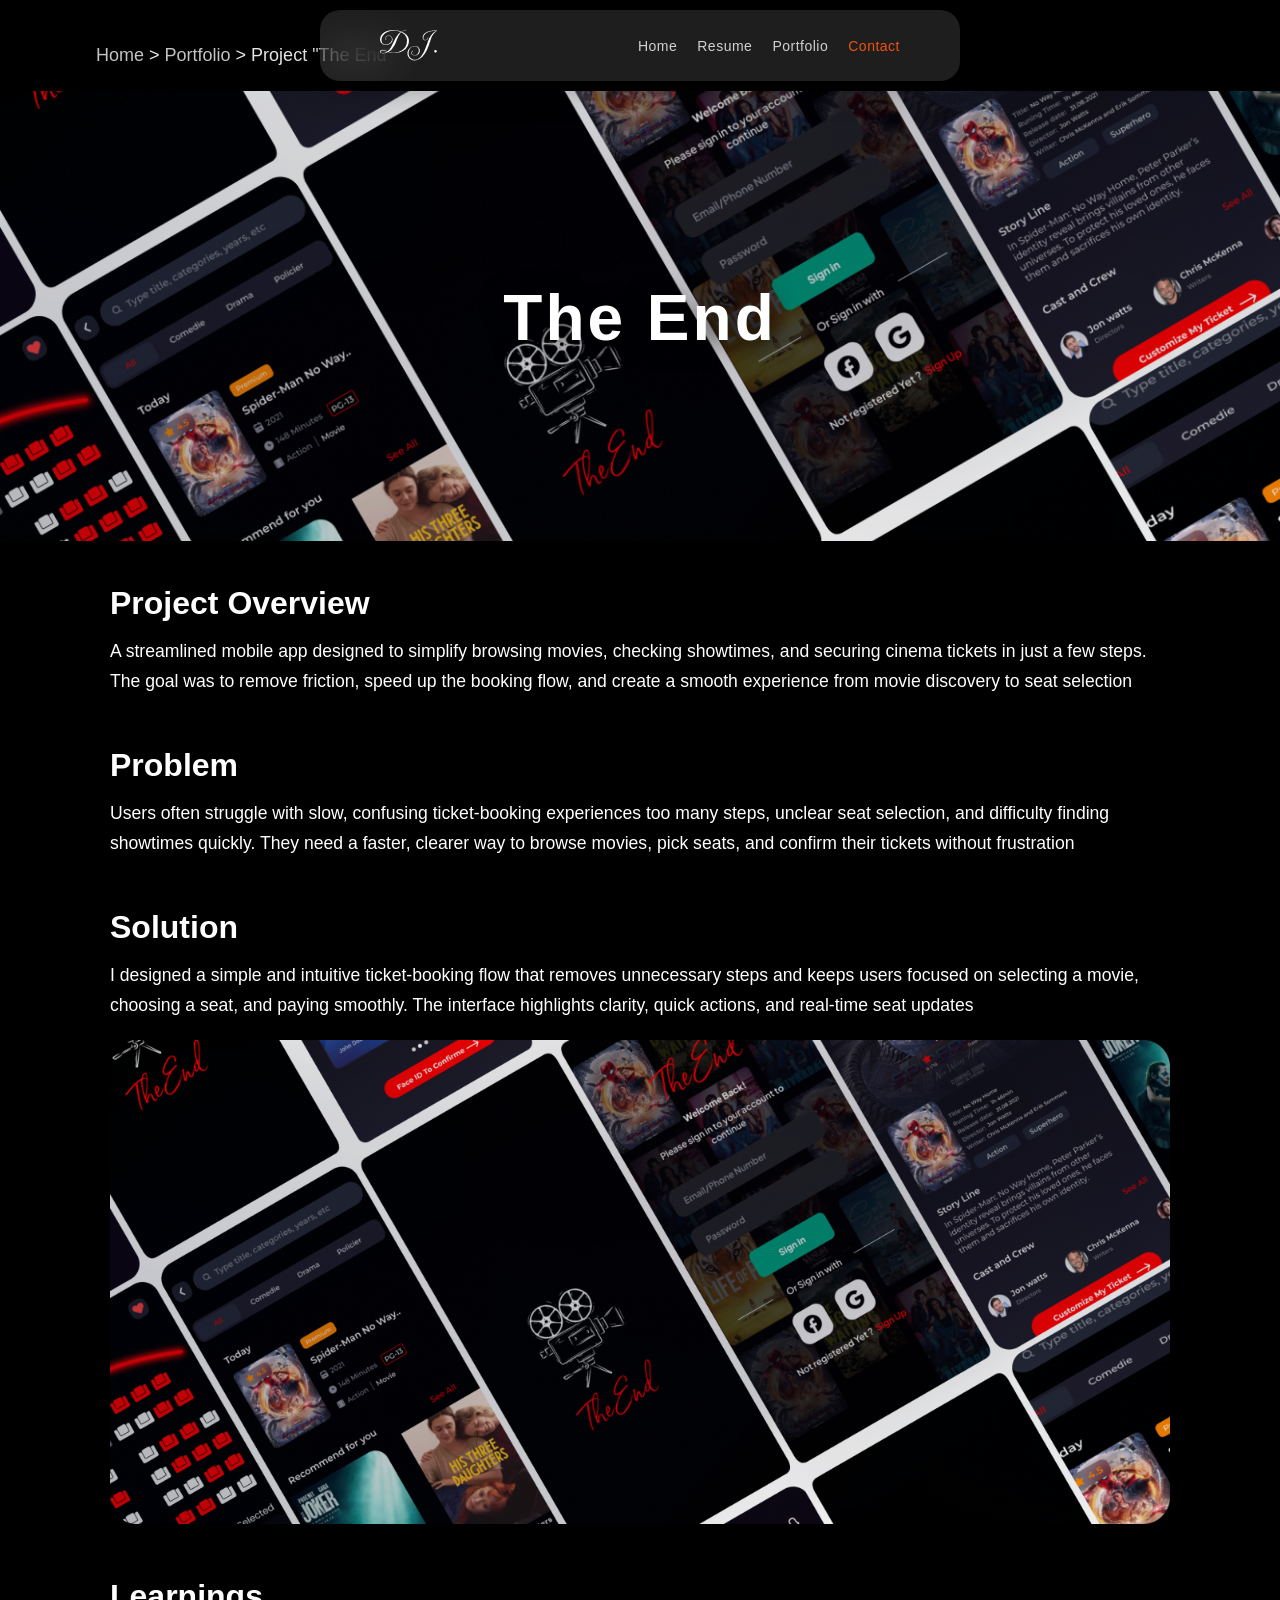
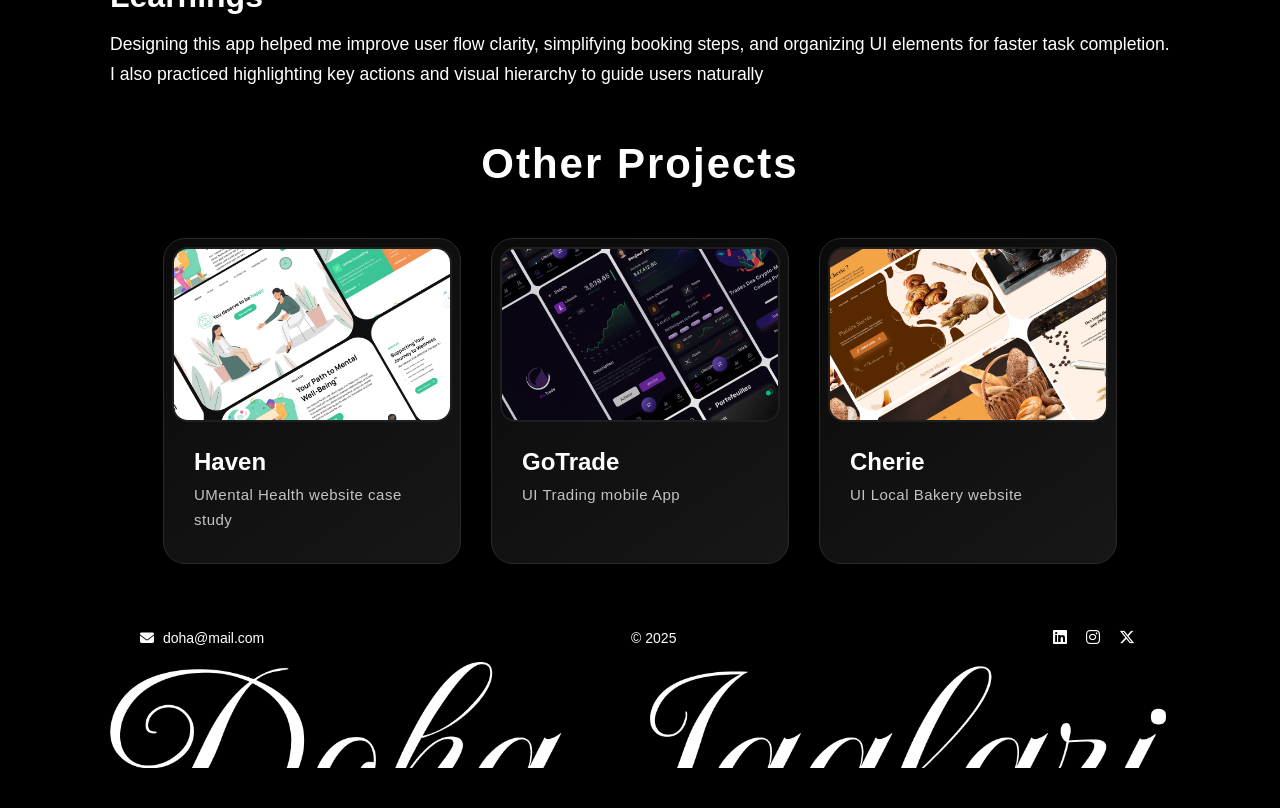
<file: TheEnd.html>
<!DOCTYPE html>
<html lang="en" translate="no">
<head>
  <meta charset="UTF-8">
  <meta name="google" content="notranslate">
  <meta name="viewport" content="width=device-width, initial-scale=1.0">
  <title>The End – App Réservation Cinéma | Doha Jaafari</title>
  <meta name="description" content="Étude de cas UX/UI The End par Doha Jaafari – application mobile de réservation de billets de cinéma.">
  <meta name="author" content="Doha Jaafari">
  <meta name="robots" content="index, follow">
  <link rel="canonical" href="https://dohajaafari04-sys.github.io/dohajaafari04.github.io/TheEnd.html">
  <meta property="og:url" content="https://dohajaafari04-sys.github.io/dohajaafari04.github.io/TheEnd.html">
  <meta property="og:type" content="article">
  <meta property="og:title" content="The End – App Réservation Cinéma | Doha Jaafari">
  <meta property="og:description" content="Étude de cas UX/UI The End par Doha Jaafari – application mobile de réservation de billets de cinéma.">
  <meta property="og:image" content="https://dohajaafari04-sys.github.io/dohajaafari04.github.io/assets/TheEnd.png">
  <meta name="twitter:card" content="summary_large_image">
  <meta name="twitter:site" content="@dohajaafari">
  <meta name="twitter:title" content="The End – App Réservation Cinéma | Doha Jaafari">
  <meta name="twitter:description" content="Étude de cas UX/UI The End par Doha Jaafari – application mobile de réservation de billets de cinéma.">
  <meta name="twitter:image" content="https://dohajaafari04-sys.github.io/dohajaafari04.github.io/assets/TheEnd.png">
  <link rel="icon" type="image/x-icon" href="assets/favicon.ico">
  <link rel="icon" type="image/png" sizes="32x32" href="assets/favicon-32x32.png">
  <link rel="apple-touch-icon" href="assets/icon-192.png">
  <link rel="manifest" href="manifest.json">
  <meta name="theme-color" content="#000000">
  <link href="https://fonts.googleapis.com/css2?family=Imperial+Script&display=swap" rel="stylesheet">
  <link rel="stylesheet" href="https://cdnjs.cloudflare.com/ajax/libs/font-awesome/6.5.1/css/all.min.css">
  <link rel="stylesheet" href="TheEnd.css">
  <script defer data-domain="dohajaafari04-sys.github.io" src="https://plausible.io/js/script.js"></script>
</head>
    <nav class="navbar">
        <img src="assets/logo.png" alt="logo" />
        <button class="mobile-menu-toggle" aria-label="Toggle menu">
            <span></span>
            <span></span>
            <span></span>
        </button>
        <div class="nav-links">
            <a href="index.html" class="nav-link">Home</a>
            <a href="resume.html" class="nav-link">Resume</a>
            <a href="portfolio.html" class="nav-link">Portfolio</a>
            <a href="contact.html" class="nav-link active">Contact</a>
            
        </div>
    </nav>
    <section class="breadcrumb">
        <a href="index.html">Home</a> <span> > </span> <a href="index.html">Portfolio</a><span> > </span> <span>Project "The End"</span>
    </section>
    <header class="hero">
        <img src="assets/TheEnd.png" alt="Aperçu du projet Haven – interface UI/UX de la plateforme de santé mentale">
         <div class="hero-title">The End</div>
    </header>
     <div class="content">

        <!-- PROJECT OVERVIEW -->
        <section>
            <h1>Project Overview</h1>
            <p>
                A streamlined mobile app designed to simplify browsing movies, 
                checking showtimes, and securing cinema tickets in just a few steps. 
                The goal was to remove friction, speed up the booking flow, and 
                create a smooth experience from movie discovery to seat selection
            </p>
        </section>

        <!-- PROBLEM -->
        <section>
            <h1>Problem</h1>
            <p>
               Users often struggle with slow, confusing ticket-booking experiences 
               too many steps, unclear seat selection, and difficulty finding 
               showtimes quickly. They need a faster, clearer way to browse 
               movies, pick seats, and confirm their tickets without frustration
            </p>
        </section>

        <!-- SOLUTION -->
        <section>
            <h1>Solution</h1>
            <p>
                I designed a simple and intuitive ticket-booking flow that removes 
                unnecessary steps and keeps users focused on selecting a movie, 
                choosing a seat, and paying smoothly. The interface highlights 
                clarity, quick actions, and real-time seat updates
            </p>
            <img class="big-image" src="assets/TheEnd.png" alt="Maquette finale du projet avec toutes les interfaces UI">
        </section>

        <!-- Learnings -->
        <section>
            <h1>Learnings</h1>
            <p>Designing this app helped me improve user flow clarity, simplifying 
            booking steps, and organizing UI elements for faster task completion. 
            I also practiced highlighting key actions and visual hierarchy to guide 
            users naturally</p>
        </section>
        <!-- OTHER PROJECTS -->
<section class="other-projects">
    <h2>Other Projects</h2>

    <div class="other-container">

         <!-- PROJECT 2 -->
        <a href="Haven.html" class="other-card">
            <img src="assets/Haven.png" alt="Aperçu du projet GoTrade – application de trading mobile">
            <div class="other-info">
                <h3>Haven</h3>
                <p>UMental Health website case study</p>
            </div>
        </a>

        <!-- PROJECT 3 -->
        <a href="Trade.html" class="other-card">
            <img src="assets/Trade.png" alt="Aperçu du projet The End – application de réservation cinéma">
            <div class="other-info">
                <h3>GoTrade</h3>
                <p>UI Trading mobile App</p>
            </div>
        </a>

        <!-- PROJECT 4 -->
        <a href="Cherie.html" class="other-card">
            <img src="assets/Cherie.png" alt="Aperçu du projet Cherie – site web de boulangerie">
            <div class="other-info">
                <h3>Cherie</h3>
                <p>UI Local Bakery website</p>
            </div>
        </a>

    </div>
</section>

<footer class="footer">
    <div class="footer-top">
        <div class="footer-left">
            <i class="fa-solid fa-envelope"></i> doha@mail.com
        </div>
        <div class="footer-center">
            &copy; 2025
        </div>
        <div class="footer-right">
            <a rel="nofollow noopener noreferrer" href="https://www.linkedin.com/in/dohajaafari" target="_blank" aria-label="LinkedIn"><i class="fab fa-linkedin"></i></a>
            <a rel="nofollow noopener noreferrer" href="https://www.instagram.com/dohajaafari" target="_blank" aria-label="Instagram"><i class="fab fa-instagram"></i></a>
            <a rel="nofollow noopener noreferrer" href="https://twitter.com/dohajaafari" target="_blank" aria-label="X Twitter"><i class="fab fa-x-twitter"></i></a>
        </div>
    </div>

    <div class="footer-name">
        <img src="assets/Footer.png" alt="footer" />
    </div>
</footer>

<script>
// Mobile menu toggle
const mobileMenuToggle = document.querySelector('.mobile-menu-toggle');
const navLinks = document.querySelector('.nav-links');
const navbar = document.querySelector('.navbar');

if (mobileMenuToggle && navLinks && navbar) {
    mobileMenuToggle.addEventListener('click', () => {
        mobileMenuToggle.classList.toggle('active');
        navLinks.classList.toggle('active');
    });

    navLinks.querySelectorAll('a').forEach(link => {
        link.addEventListener('click', () => {
            mobileMenuToggle.classList.remove('active');
            navLinks.classList.remove('active');
        });
    });

    document.addEventListener('click', (e) => {
        if (!navbar.contains(e.target) && navLinks.classList.contains('active')) {
            mobileMenuToggle.classList.remove('active');
            navLinks.classList.remove('active');
        }
    });
}
</script>

<script>if('serviceWorker'in navigator){window.addEventListener('load',()=>navigator.serviceWorker.register('sw.js'));}</script>
</body>
</html>
</file>
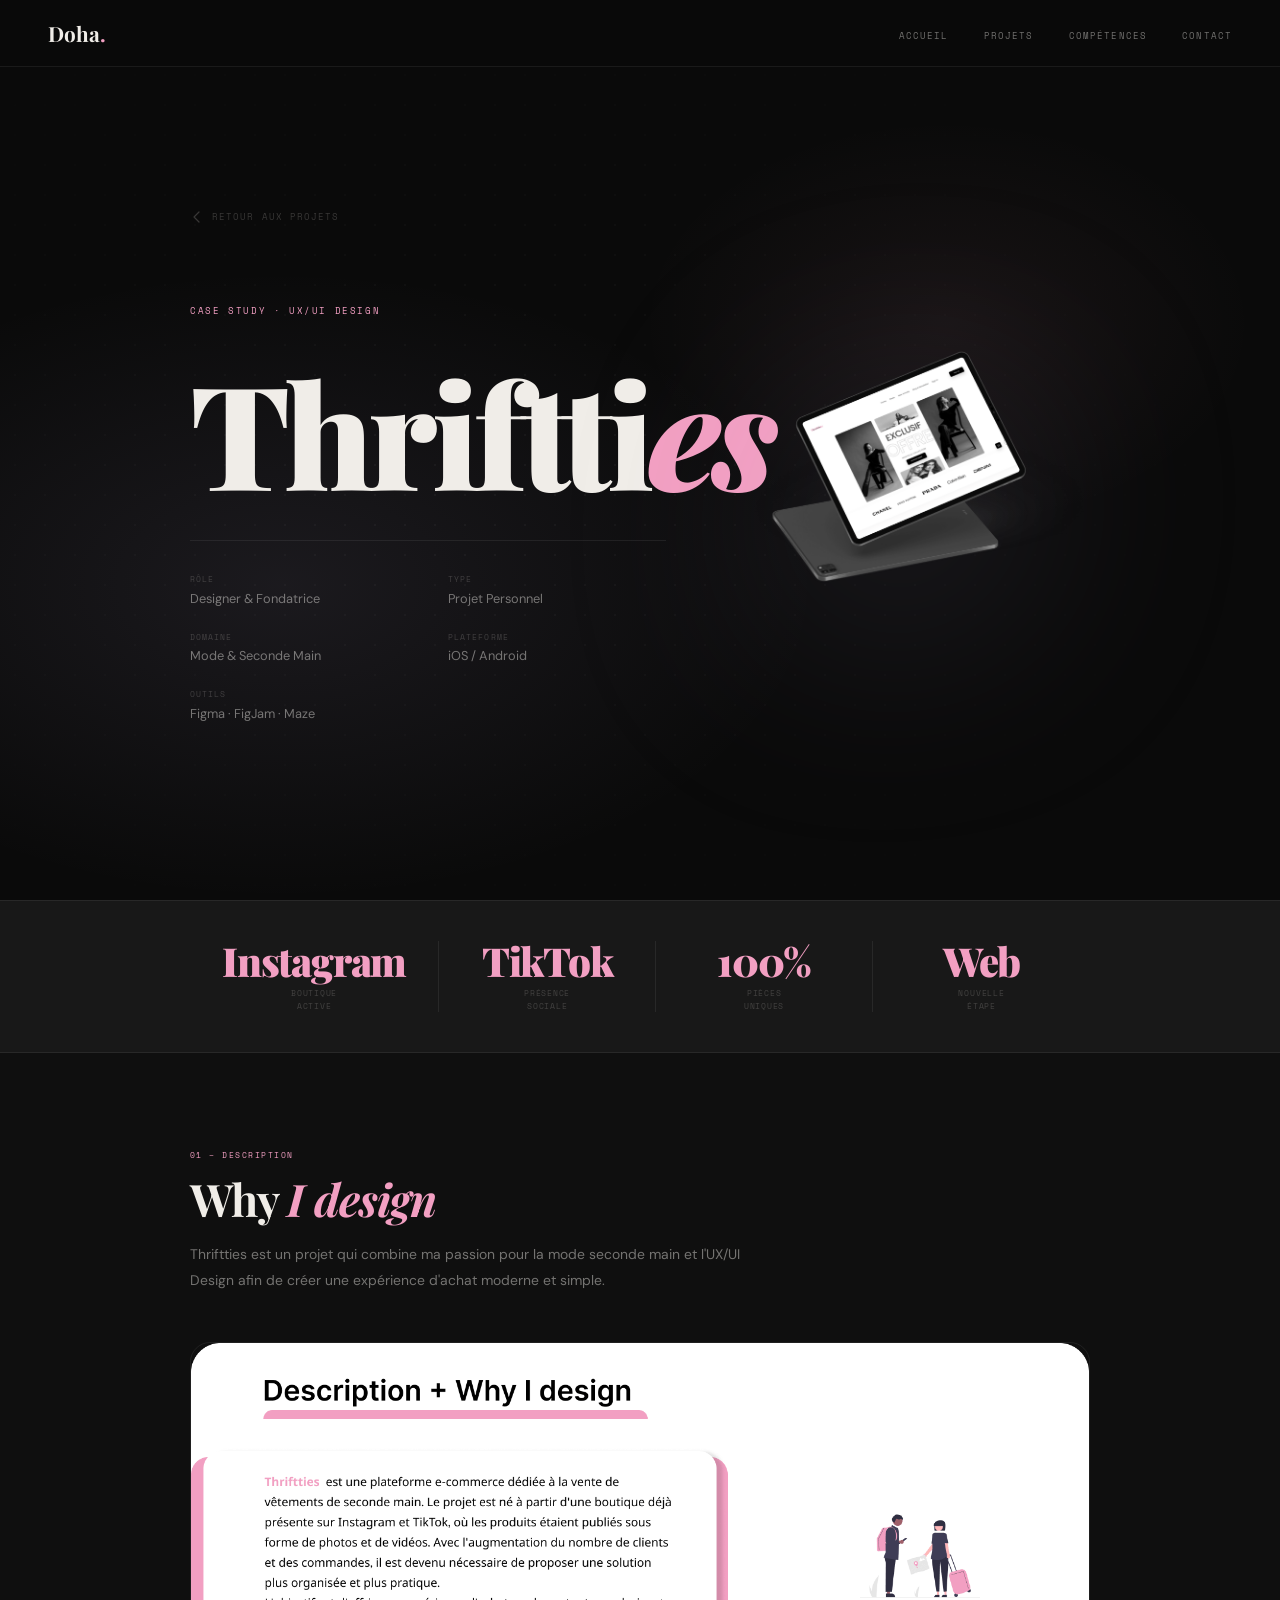
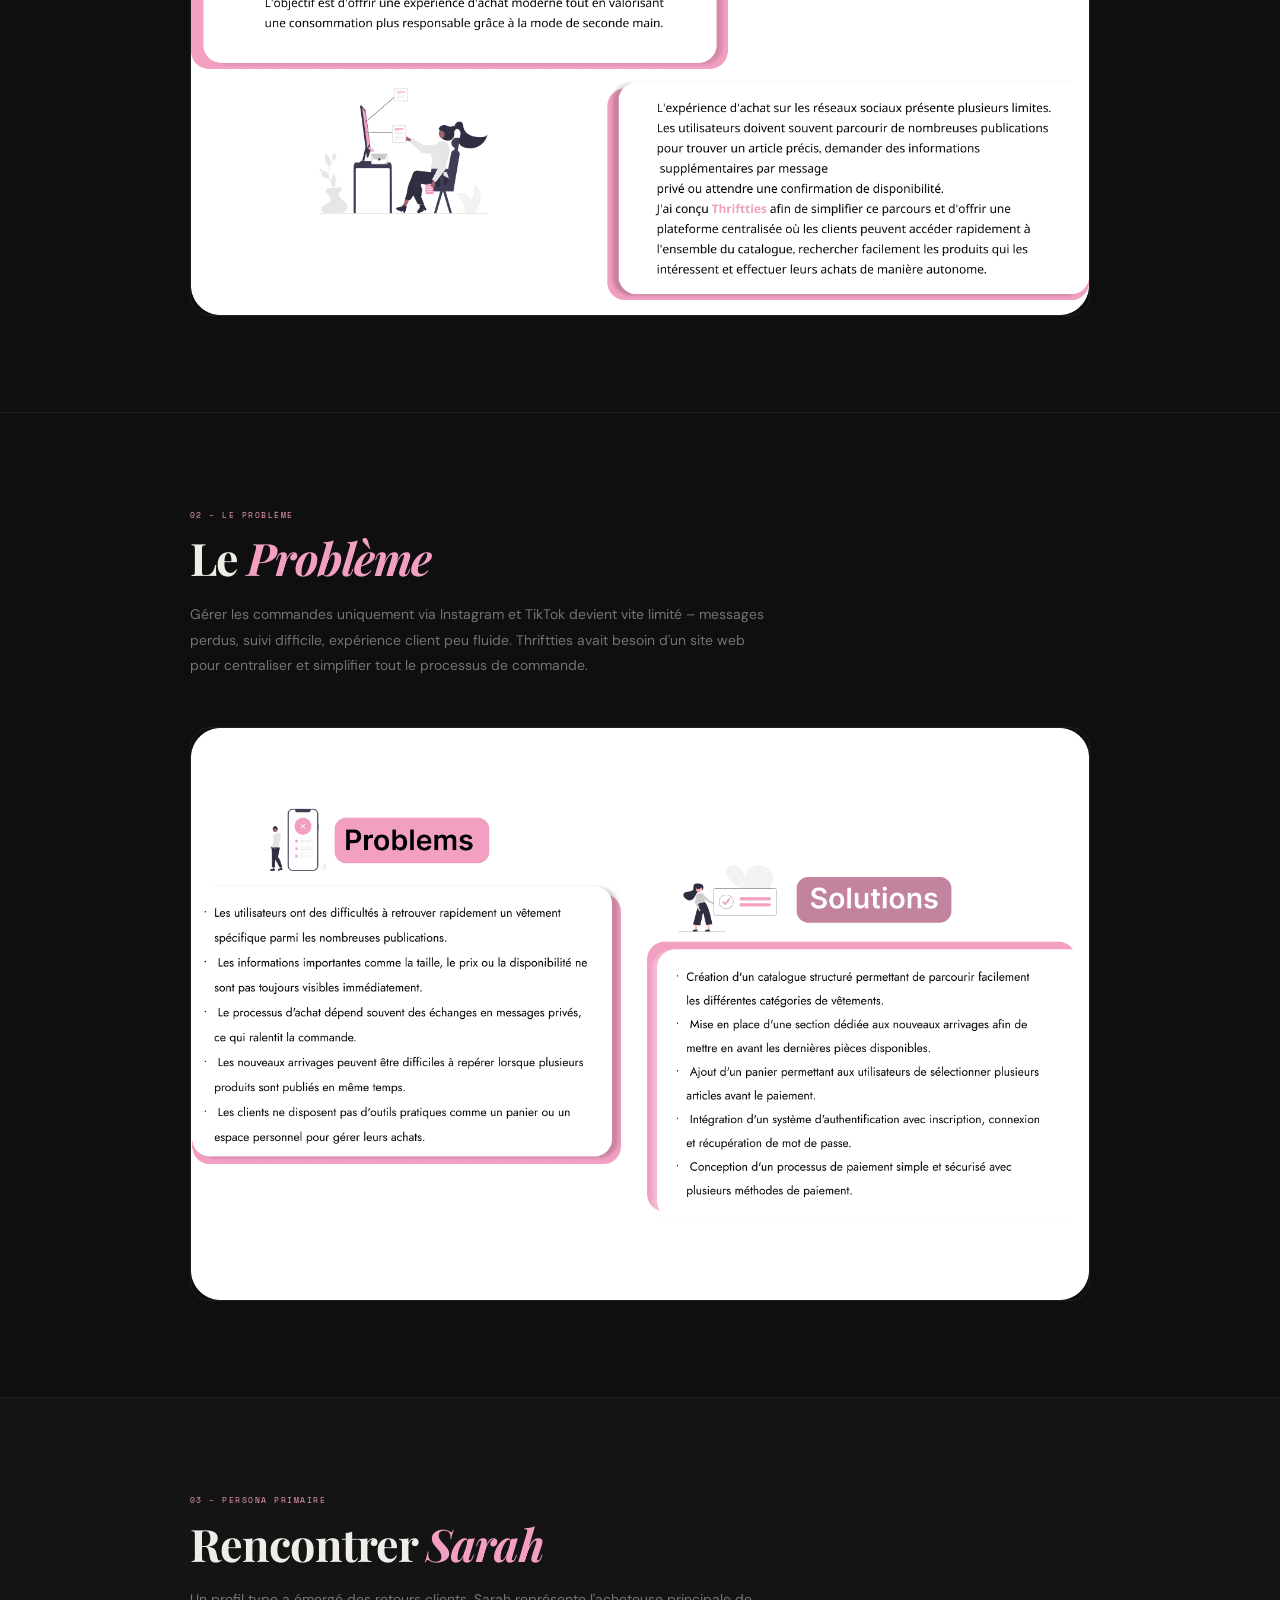
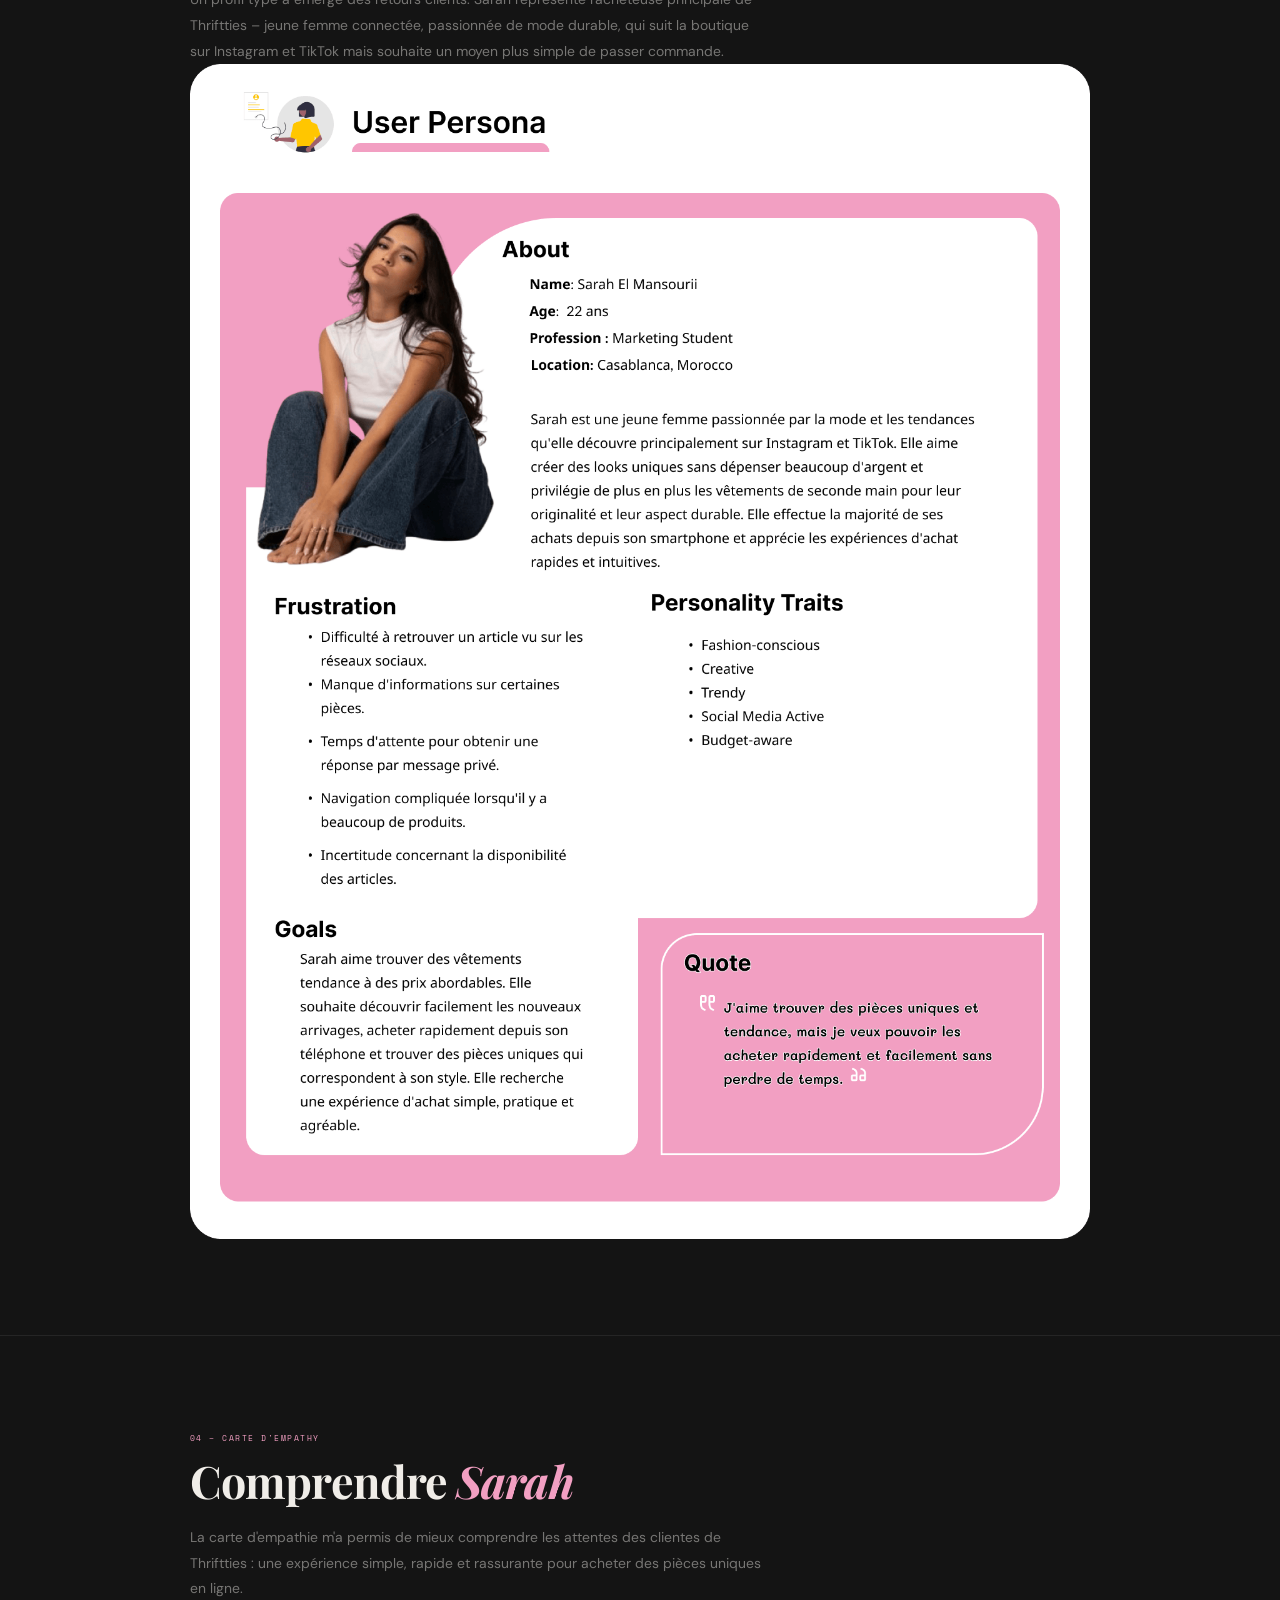
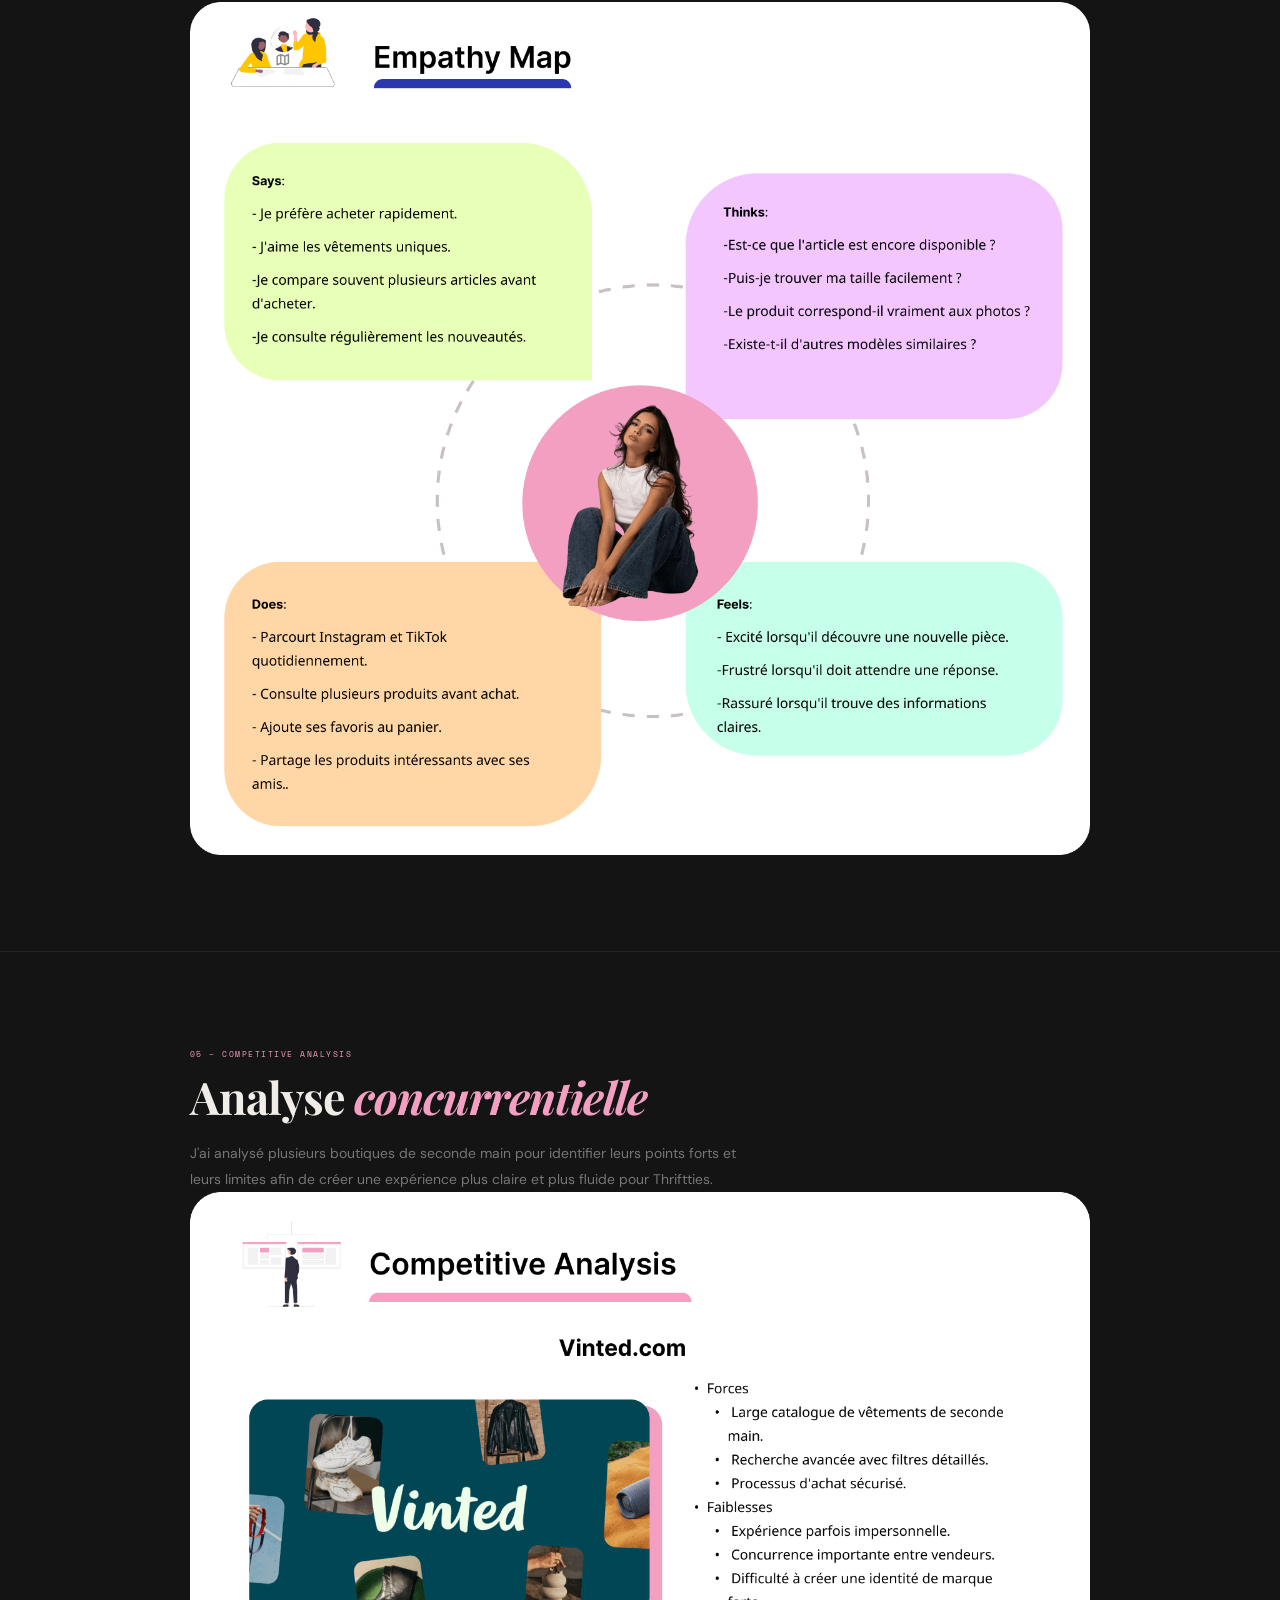
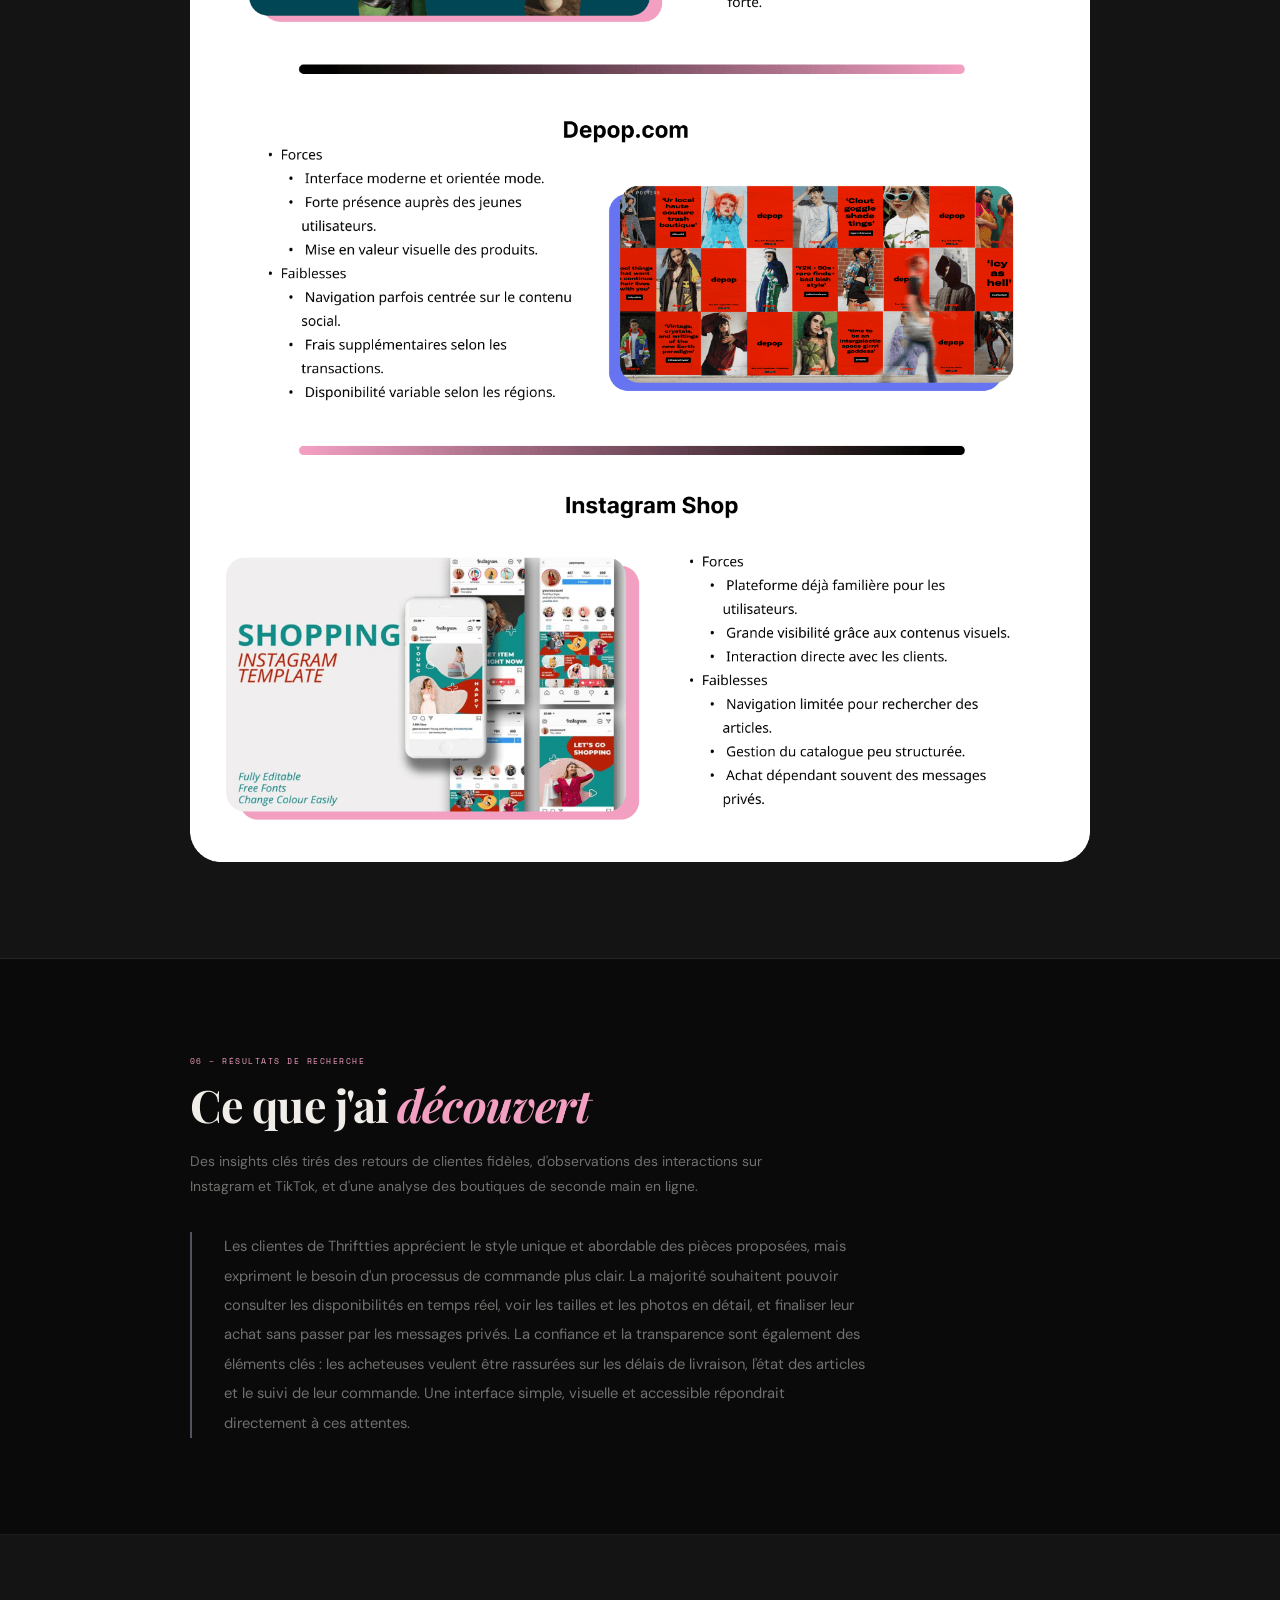
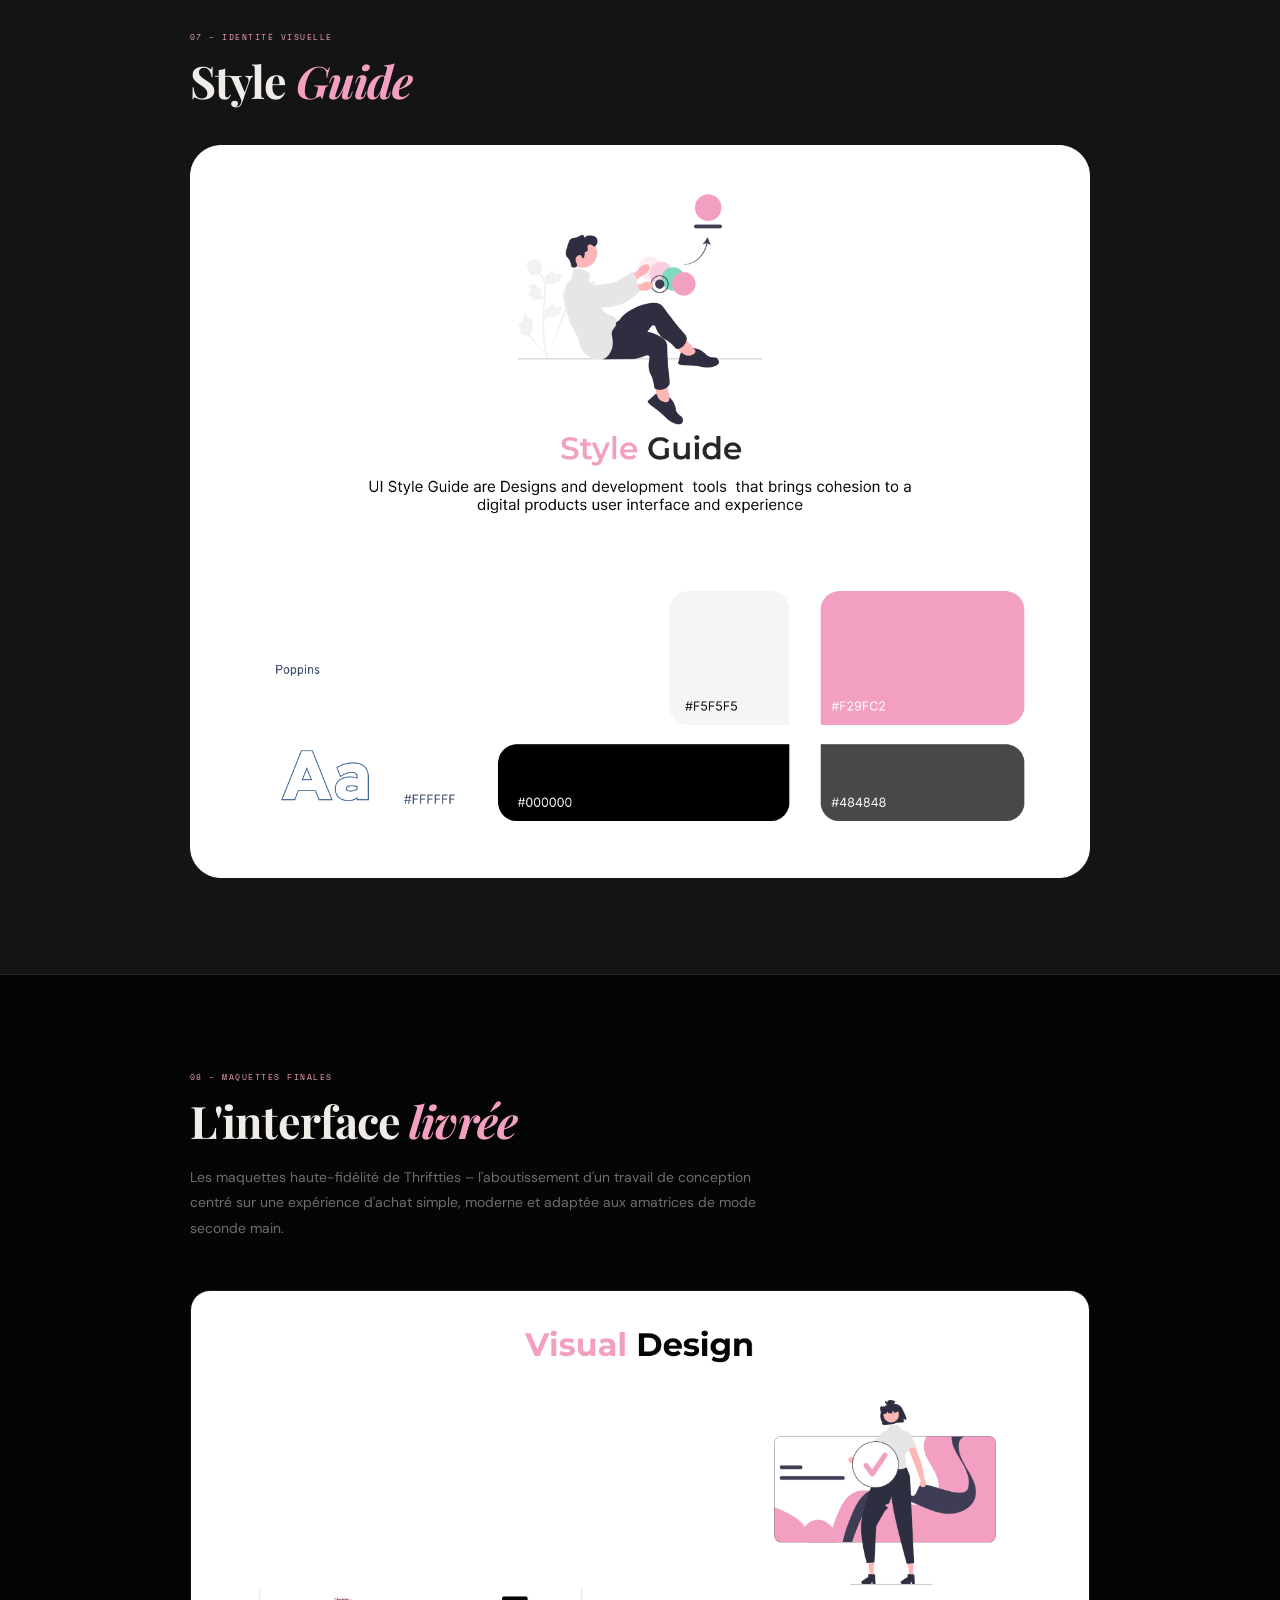
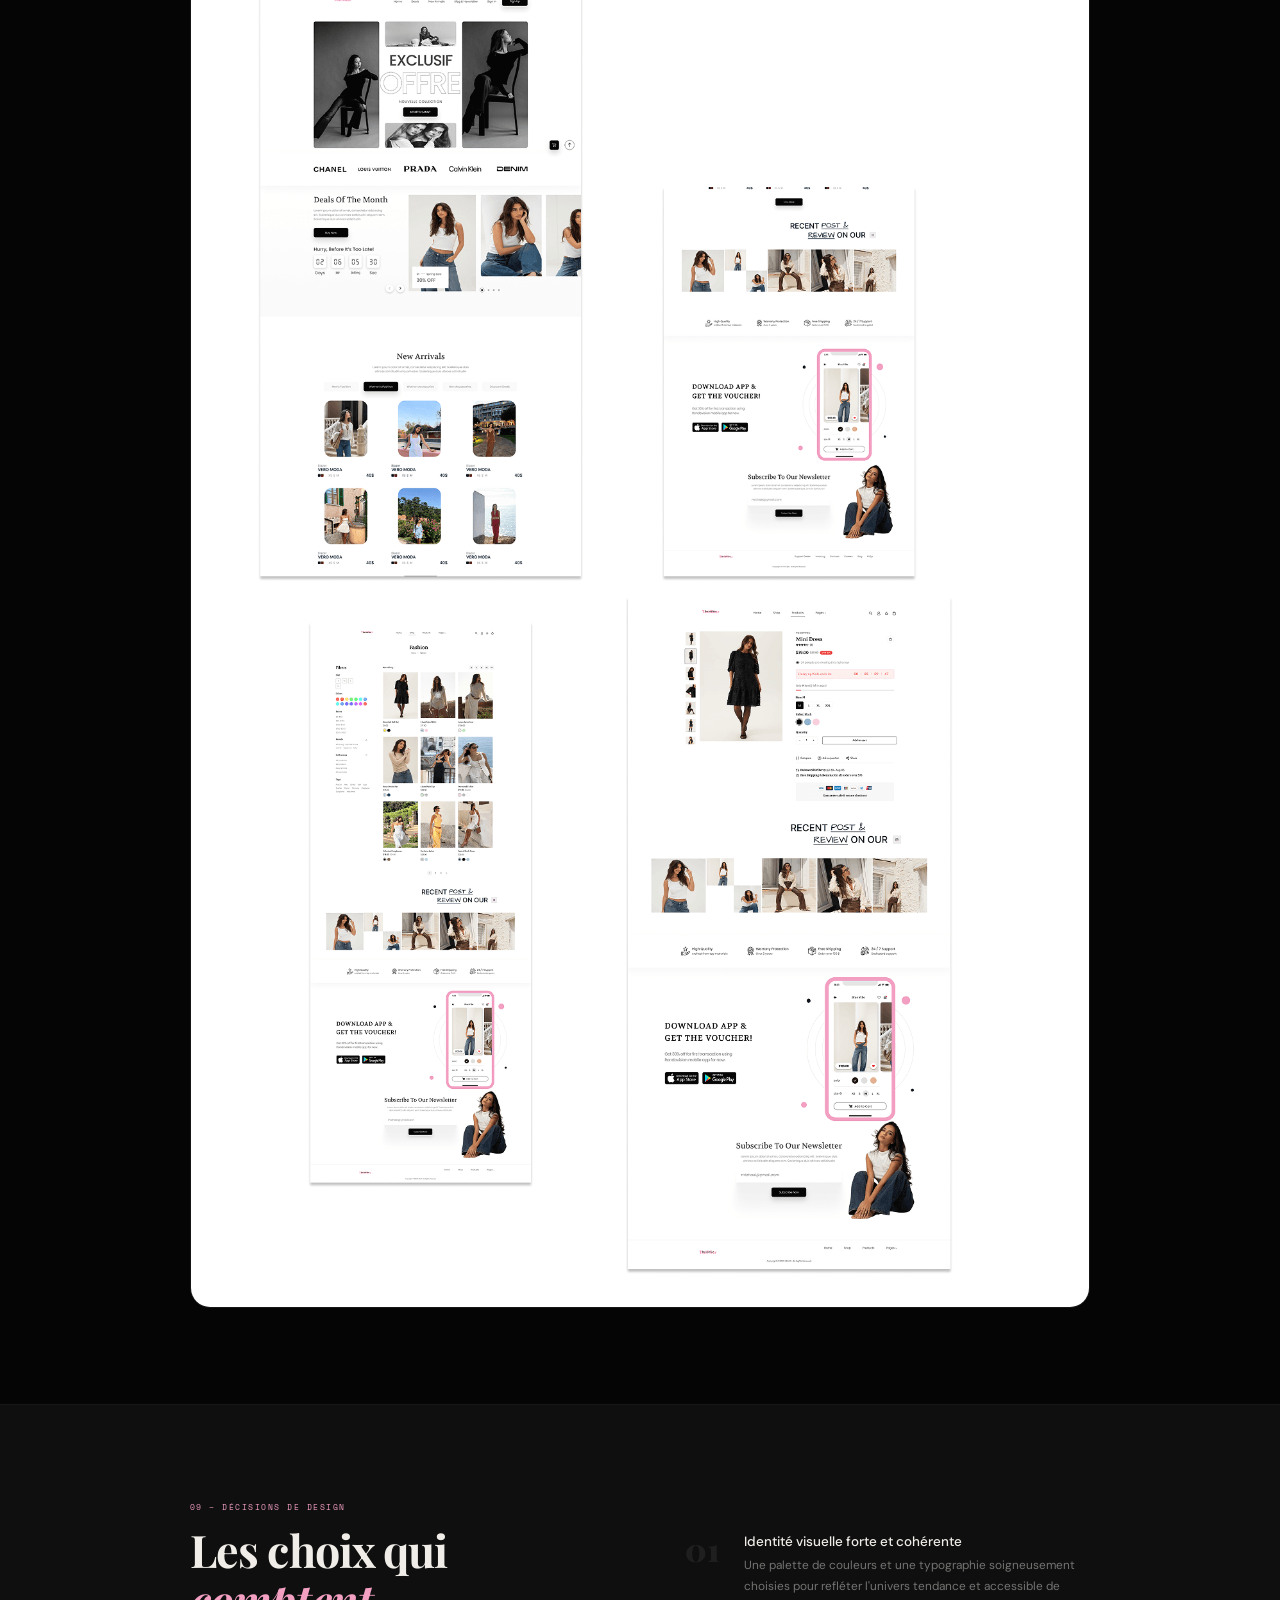
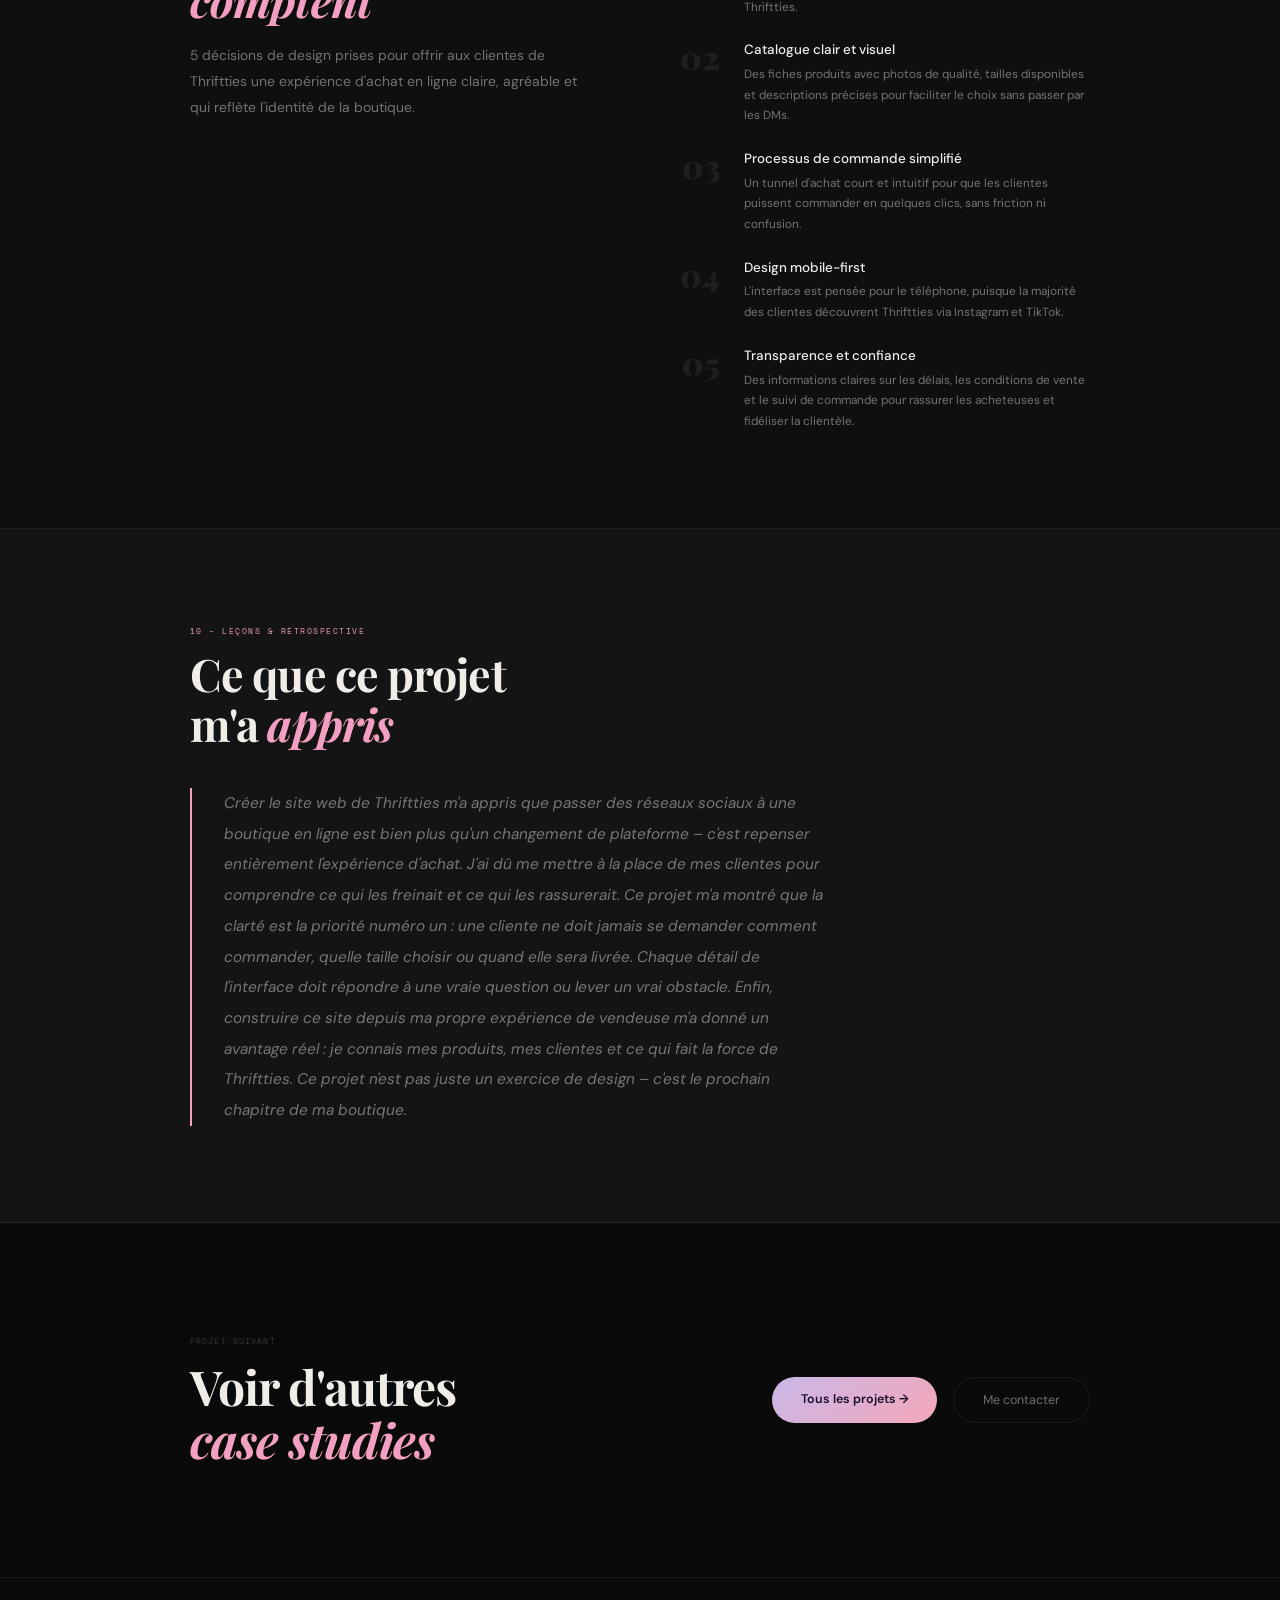
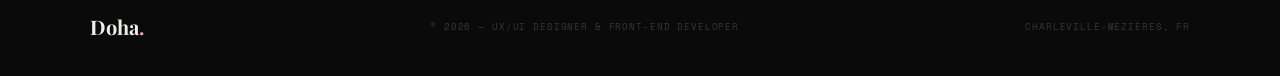
<file: thrifties.html>
﻿<!DOCTYPE html>
<html lang="fr">
<head>
  <meta charset="UTF-8"/>
  <meta name="viewport" content="width=device-width, initial-scale=1.0"/>
  <title>Sleepie â€” Case Study Â· Doha Jaafari</title>
  <link href="https://fonts.googleapis.com/css2?family=Playfair+Display:ital,wght@0,700;0,900;1,400&family=DM+Sans:wght@300;400;500&family=Space+Mono&display=swap" rel="stylesheet">
  <style>
    *, *::before, *::after { box-sizing: border-box; margin: 0; padding: 0; }

    :root {
      --bg:      #0a0a0a;
      --bg2:     #0f0f0f;
      --bg3:     #141414;
      --surf:    #181818;
      --brd:     rgba(255,255,255,0.07);
      --brd-h:   rgba(255,255,255,0.14);
      --txt:     #f0ede8;
      --muted:   rgba(240,237,232,0.45);
      --dim:     rgba(240,237,232,0.2);
      --acc:     #F29FC2;
      --acc2:    #F29FC2;
      --mono:    'Space Mono', monospace;
      --disp:    'Playfair Display', serif;
      --body:    'DM Sans', sans-serif;
      --r:       12px;
      --rl:      20px;
    }

    html { scroll-behavior: smooth; }
    body { font-family: var(--body); background: var(--bg); color: var(--txt); overflow-x: hidden; }
    a { color: inherit; text-decoration: none; }
    img { max-width: 100%; display: block; }
    .wrap { max-width: 980px; width: 100%; margin: 0 auto; padding: 0 2.5rem; }
    nav, .hero, .stats, .sec, .cta, footer, .footer-new { width: 100%; box-sizing: border-box; }

    /* NAV */
    nav {
      position: fixed; top: 0; left: 0; right: 0; z-index: 100;
      padding: 1.2rem 0;
      display: flex; justify-content: center; align-items: center;
      background: rgba(10,10,10,0.88); backdrop-filter: blur(18px);
      border-bottom: 1px solid var(--brd);
    }
    .nav-inner {
      max-width: 980px; width: 100%; padding: 0 2.5rem;
      display: flex; justify-content: space-between; align-items: center;
    }
    .nlogo { font-family: var(--disp); font-size: 1.2rem; font-weight: 700; }
    .nlogo span { color: var(--acc2); }
    .nlinks { display: flex; gap: 2rem; list-style: none; }
    .nlinks a { font-size: .78rem; color: var(--muted); transition: color .2s; }
    .nlinks a:hover { color: var(--txt); }

    /* HERO */
    .hero {
      min-height: 100vh; padding-top: 6.5rem; padding-bottom: 4.5rem;
      background: var(--bg); position: relative; overflow: hidden;
    }
    .h-glow {
      position: absolute; inset: 0; pointer-events: none;
      background:
        radial-gradient(ellipse 60% 50% at 22% 65%, rgba(201,184,232,0.09) 0%, transparent 70%),
        radial-gradient(ellipse 40% 38% at 74% 36%, rgba(244,167,185,0.06) 0%, transparent 60%);
    }
    .h-dots {
      position: absolute; inset: 0; pointer-events: none;
      background-image: radial-gradient(rgba(255,255,255,0.035) 1px, transparent 1px);
      background-size: 30px 30px;
      mask-image: radial-gradient(ellipse 80% 80% at 38% 52%, black 10%, transparent 80%);
    }
    .h-inner {
      position: relative;
      z-index: 2;
      min-height: calc(100vh - 11rem);
      display: grid;
      grid-template-columns: minmax(0, 1fr) clamp(240px, 30vw, 360px);
      column-gap: clamp(2rem, 5vw, 5rem);
      row-gap: 1.5rem;
      align-items: center;
      align-content: center;
    }
    .h-back {
      display: inline-flex; align-items: center; gap: .5rem;
      font-family: var(--mono); font-size: .56rem; letter-spacing: .12em; text-transform: uppercase;
      color: var(--dim); margin-bottom: 3.5rem; transition: color .2s;
      grid-column: 1;
    }
    .h-back:hover { color: var(--acc); }
    .h-back:hover svg { transform: translateX(-3px); }
    .h-back svg { transition: transform .2s; }
    .h-eye { font-family: var(--mono); font-size: .56rem; letter-spacing: .18em; color: var(--acc); text-transform: uppercase; margin-bottom: 1.8rem; display: block; grid-column: 1; }
    .h-title { font-family: var(--disp); font-size: clamp(4rem,12vw,9rem); font-weight: 900; line-height: .85; letter-spacing: -.04em; color: var(--txt); margin-bottom: 1.5rem; grid-column: 1; }
    .h-title em { color: var(--acc2); font-style: italic; }
    .h-mockup {
      position: relative;
      grid-column: 2;
      grid-row: 1 / span 4;
      width: min(100%, 360px);
      justify-self: end;
      align-self: center;
      z-index: 3; pointer-events: none;
    }
    .h-mockup img { width: 100%; filter: drop-shadow(0 40px 120px rgba(201,184,232,0.18)); }
    .h-meta {
      display: grid;
      grid-template-columns: repeat(2, minmax(0, 1fr));
      gap: 1.5rem 2.5rem;
      padding-top: 2rem;
      border-top: 1px solid var(--brd);
      grid-column: 1;
      max-width: 100%;
    }
    .h-mi { display: flex; flex-direction: column; gap: .3rem; }
    .h-ml { font-family: var(--mono); font-size: .48rem; letter-spacing: .14em; text-transform: uppercase; color: var(--dim); }
    .h-mv { font-size: .8rem; color: var(--muted); }

    /* STATS */
    .stats { background: var(--surf); border-top: 1px solid var(--brd); border-bottom: 1px solid var(--brd); padding: 2.5rem 0; }
    .stats-g { display: grid; grid-template-columns: repeat(4,1fr); }
    .stat { padding: 0 2rem; border-right: 1px solid var(--brd); text-align: center; }
    .stat:last-child { border-right: none; }
    .sn { font-family: var(--disp); font-size: 2.5rem; font-weight: 900; color: var(--acc); letter-spacing: -.03em; line-height: 1; margin-bottom: .4rem; }
    .sl { font-family: var(--mono); font-size: .48rem; letter-spacing: .1em; text-transform: uppercase; color: var(--dim); line-height: 1.6; }

    /* SECTIONS */
    .sec { padding: 6rem 0; border-bottom: 1px solid var(--brd); }
    .sec.a { background: var(--bg2); }
    .sec.b { background: var(--bg3); }
    .sec.c { background: #050505; }

    .lbl { font-family: var(--mono); font-size: .52rem; letter-spacing: .18em; text-transform: uppercase; color: var(--acc); margin-bottom: .8rem; display: block; }
    .ttl { font-family: var(--disp); font-size: clamp(1.8rem,4vw,2.8rem); font-weight: 700; letter-spacing: -.02em; line-height: 1.1; margin-bottom: 1.2rem; color: var(--txt); }
    .ttl em { color: var(--acc2); font-style: italic; }
    .bdy { font-size: .87rem; color: var(--muted); line-height: 1.85; max-width: 580px; }

    /* 2 COL */
    .tc { display: grid; grid-template-columns: 1fr 1fr; gap: 5rem; align-items: start; }

    /* OVERVIEW */
    .ovg { display: grid; grid-template-columns: 1fr 1fr; gap: 1px; background: var(--brd); border: 1px solid var(--brd); border-radius: var(--rl); overflow: hidden; margin-top: 2.5rem; }
    .ovc { background: var(--surf); padding: 1.8rem; }
    .ovc .ol { font-family: var(--mono); font-size: .48rem; letter-spacing: .14em; text-transform: uppercase; color: var(--dim); margin-bottom: .8rem; display: block; }
    .ovc p { font-size: .83rem; color: var(--muted); line-height: 1.75; }
    .ovc .q { font-family: var(--disp); font-size: .98rem; font-style: italic; color: var(--txt); border-left: 2px solid var(--acc2); padding-left: 1.2rem; line-height: 1.65; }
    .ovc.sp { grid-column: span 2; }

    /* DT IMAGE */
    .dt-wrap { margin-top: 3rem; border-radius: var(--rl); overflow: hidden; border: 1px solid var(--brd); background: transparent; }
    .dt-wrap img { width: 100%; display: block; }

    /* PERSONA */
    .persona { border: 1px solid var(--brd); border-radius: var(--rl); overflow: hidden; margin-top: 2.5rem; }
    .ph { padding: 2rem 2.5rem; border-bottom: 1px solid var(--brd); display: grid; grid-template-columns: auto 1fr auto; gap: 1.5rem; align-items: center; background: linear-gradient(135deg,rgba(244,167,185,0.055),rgba(201,184,232,0.04)); }
    .pav { width: 52px; height: 52px; border-radius: 50%; background: linear-gradient(135deg,#f4a7b9,#c9b8e8); display: flex; align-items: center; justify-content: center; font-family: var(--disp); font-size: 1.2rem; font-weight: 900; color: #fff; }
    .pname { font-family: var(--disp); font-size: 1.2rem; font-weight: 700; color: var(--txt); margin-bottom: .2rem; }
    .prole { font-size: .76rem; color: var(--muted); }
    .psv { font-family: var(--disp); font-size: 1.8rem; font-weight: 900; color: var(--acc); line-height: 1; }
    .psl { font-family: var(--mono); font-size: .44rem; letter-spacing: .1em; text-transform: uppercase; color: var(--dim); margin-top: .2rem; }
    .pb { display: grid; grid-template-columns: 1fr 1fr 1fr; }
    .pc { padding: 1.5rem 1.8rem; border-right: 1px solid var(--brd); }
    .pc:last-child { border-right: none; }
    .pcl { font-family: var(--mono); font-size: .46rem; letter-spacing: .14em; text-transform: uppercase; color: var(--acc); display: block; margin-bottom: 1rem; padding-bottom: .7rem; border-bottom: 1px solid var(--brd); }
    .plist { list-style: none; display: flex; flex-direction: column; gap: .5rem; }
    .plist li { font-size: .74rem; color: var(--muted); line-height: 1.6; padding-left: 1rem; position: relative; }
    .plist li::before { content: ''; position: absolute; left: 0; top: .5rem; width: 4px; height: 4px; border-radius: 50%; background: var(--acc2); }
    .pq { padding: 1.5rem 2.5rem; border-top: 1px solid var(--brd); background: var(--bg3); display: grid; grid-template-columns: 2px 1fr; gap: 1.2rem; }
    .pqb { background: linear-gradient(180deg,#f4a7b9,#c9b8e8); border-radius: 2px; }
    .pq p { font-family: var(--disp); font-size: .86rem; font-style: italic; color: var(--muted); line-height: 1.75; }
    .pq cite { display: block; margin-top: .4rem; font-family: var(--mono); font-size: .44rem; letter-spacing: .1em; text-transform: uppercase; color: var(--dim); font-style: normal; }

    /* INSIGHTS */
    .ins { margin-top: 2.5rem; border: 1px solid var(--brd); border-radius: var(--rl); overflow: hidden; }
    .ir { background: var(--surf); padding: 1.7rem 2rem; display: grid; grid-template-columns: 2.5rem 1fr 2.2fr; gap: 1.5rem; align-items: start; border-bottom: 1px solid var(--brd); transition: background .2s; }
    .ir:last-child { border-bottom: none; }
    .ir:hover { background: var(--bg3); }
    .in_ { font-family: var(--disp); font-size: 1.7rem; font-weight: 900; color: var(--brd); letter-spacing: -.04em; line-height: 1; }
    .it { font-size: .82rem; font-weight: 500; color: var(--txt); line-height: 1.4; }
    .ib { font-size: .74rem; color: var(--muted); line-height: 1.75; }
    .ii { margin-top: .5rem; font-family: var(--mono); font-size: .5rem; letter-spacing: .08em; color: var(--acc2); }

    /* WIREFRAME */
    .wf-wrap { margin-top: 3rem; border-radius: var(--rl); overflow: hidden; border: 1px solid var(--brd); background: transparent; }
    .wf-wrap img { width: 100%; display: block; opacity: .9; mix-blend-mode: lighten; }

    /* STYLE GUIDE CARD */
    .sg-card {
      background: #f5f6fa;
      border-radius: 24px;
      padding: 2.5rem 2.5rem 2rem;
      color: #31446C;
      overflow: hidden;
    }
    .sg-top {
      display: grid;
      grid-template-columns: 1fr auto;
      gap: 2rem;
      align-items: flex-start;
      margin-bottom: 2rem;
    }
    .sg-sparkles { margin-bottom: 0.5rem; }
    .sg-title-big { margin-bottom: 1.2rem; }
    .sg-word {
      font-family: 'Overpass', 'DM Sans', sans-serif;
      font-size: clamp(2.8rem, 6vw, 4.5rem);
      font-weight: 900;
      color: transparent;
      -webkit-text-stroke: 2px #7996CE;
      letter-spacing: 0.04em;
      line-height: 1;
      display: block;
    }
    .sg-desc {
      font-size: 0.82rem;
      color: #31446C;
      font-weight: 600;
      line-height: 1.65;
      max-width: 440px;
      margin-bottom: 1.5rem;
    }
    .sg-font-row {
      display: flex;
      align-items: center;
      gap: 1.5rem;
    }
    .sg-font-label {
      font-size: 0.85rem;
      color: #888;
      font-family: 'DM Sans', sans-serif;
    }
    .sg-aa {
      font-family: var(--disp);
      font-size: 2.2rem;
      font-weight: 900;
      color: transparent;
      -webkit-text-stroke: 1.5px #7996CE;
      line-height: 1;
    }
    .sg-white-chip {
      background: white;
      border: 1px solid #e0e0e0;
      border-radius: 8px;
      padding: 0.25rem 0.7rem;
      font-family: var(--mono);
      font-size: 0.65rem;
      color: #888;
    }
    .sg-brain-col {
      display: flex;
      align-items: flex-end;
      justify-content: center;
      width: 200px;
    }
    .sg-brain-svg {
      width: 180px;
      height: auto;
    }
    /* Swatches grid matching reference */
    .sg-swatches-grid {
      display: grid;
      grid-template-columns: 1fr 1fr 1.2fr;
      grid-template-rows: 100px 100px;
      gap: 0.7rem;
    }
    .sg-swatch {
      border-radius: 14px;
      display: flex;
      align-items: flex-end;
      padding: 0.6rem 0.8rem;
      position: relative;
    }
    .sg-swatch-tall { grid-row: span 2; border-radius: 20px; }
    .sg-swatch-lg { grid-row: span 2; border-radius: 20px; }
    .sg-sw-label {
      font-family: var(--mono);
      font-size: 0.62rem;
      letter-spacing: 0.04em;
      position: absolute;
      bottom: 0.6rem;
      left: 0.8rem;
    }
    .sg-sw-label.light { color: rgba(255,255,255,0.8); }
    .sg-sw-label.dark { color: rgba(0,0,0,0.45); }




    /* STYLE GUIDE IMAGE WRAPPER */
    .sg-img-wrap {
      margin-top: 2rem;
      border-radius: 20px;
      overflow: hidden;
    }
    .sg-img-wrap img {
      border-radius: 20px;
      box-shadow: 0 8px 40px rgba(0,0,0,0.3);
    }

    /* SCREENS */
    .scr-wrap { margin-top: 3rem; border-radius: var(--rl); overflow: hidden; border: 1px solid var(--brd); background: transparent; }
    .scr-wrap img { width: 100%; display: block; mix-blend-mode: lighten; }

    /* DECISIONS */
    .decs { display: flex; flex-direction: column; gap: 1.5rem; margin-top: 2rem; }
    .dec { display: grid; grid-template-columns: 2.5rem 1fr; gap: 1.5rem; align-items: start; }
    .dn { font-family: var(--disp); font-size: 2rem; font-weight: 900; color: var(--brd); line-height: 1; text-align: right; }
    .dt_ { font-size: .84rem; font-weight: 500; color: var(--txt); margin-bottom: .35rem; }
    .dd { font-size: .74rem; color: var(--muted); line-height: 1.75; }

    /* LEARNINGS */
    .lrng { display: grid; grid-template-columns: 1fr 1fr; gap: 1.2rem; margin-top: 2.5rem; }
    .lc { border: 1px solid var(--brd); border-radius: 14px; padding: 1.8rem; background: var(--surf); transition: border-color .3s; }
    .lc:hover { border-color: var(--brd-h); }
    .li_ { font-size: 1.2rem; margin-bottom: .8rem; display: block; }
    .lt { font-size: .84rem; font-weight: 500; color: var(--txt); margin-bottom: .4rem; }
    .ld { font-size: .74rem; color: var(--muted); line-height: 1.75; }

    /* LEARNING PARAGRAPH */
    .learning-para {
      max-width: 640px;
      border-left: 2px solid var(--acc2);
      padding-left: 2rem;
    }
    .learning-para p {
      font-size: .96rem;
      color: var(--muted);
      line-height: 2;
      font-style: italic;
    }

    /* INSIGHTS DIAGRAM */
    .insights-diagram {
      position: relative;
      width: 100%;
      height: 520px;
      margin-top: 3rem;
    }
    .ins-lines {
      position: absolute;
      inset: 0;
      width: 100%;
      height: 100%;
      pointer-events: none;
    }
    .ins-center {
      position: absolute;
      left: 50%;
      top: 50%;
      transform: translate(-50%, -50%);
      width: 110px;
      height: 110px;
      border-radius: 50%;
      background: linear-gradient(135deg, rgba(201,184,232,0.2), rgba(244,167,185,0.15));
      border: 1px solid rgba(201,184,232,0.3);
      display: flex;
      flex-direction: column;
      align-items: center;
      justify-content: center;
      text-align: center;
      z-index: 2;
    }
    .ins-center-label {
      font-family: var(--mono);
      font-size: .38rem;
      letter-spacing: .08em;
      color: var(--dim);
      text-transform: uppercase;
      line-height: 1.8;
      margin-top: .4rem;
    }
    .ins-node {
      position: absolute;
      width: 185px;
      border: 1px solid var(--brd);
      border-radius: 14px;
      background: var(--surf);
      padding: 1.1rem 1.2rem;
      transition: border-color .3s, background .3s;
      z-index: 2;
    }
    .ins-node:hover { border-color: var(--brd-h); background: var(--bg3); }
    .ins-num {
      font-family: var(--disp);
      font-size: 1.4rem;
      font-weight: 900;
      color: var(--acc);
      line-height: 1;
      margin-bottom: .5rem;
      opacity: 0.6;
    }
    .ins-text {
      font-size: .74rem;
      font-weight: 500;
      color: var(--txt);
      line-height: 1.5;
      margin-bottom: .4rem;
    }
    .ins-action {
      font-family: var(--mono);
      font-size: .44rem;
      letter-spacing: .06em;
      color: var(--acc2);
    }
    /* Position each node */
    .ins-node-1 { left: calc(50% - 385px); top: 20px; }
    .ins-node-2 { left: calc(50% + 200px); top: 20px; }
    .ins-node-3 { left: calc(50% - 440px); top: calc(50% - 65px); }
    .ins-node-4 { left: calc(50% + 255px); top: calc(50% - 65px); }
    .ins-node-5 { left: calc(50% - 385px); bottom: 20px; }
    .ins-node-6 { left: calc(50% + 200px); bottom: 20px; }

    @media(max-width: 900px) {
      .insights-diagram { height: auto; }
      .ins-lines { display: none; }
      .ins-center { display: none; }
      .ins-node { position: static; width: auto; margin-bottom: .8rem; }
    }


    /* CTA */
    .cta { padding: 7rem 0; border-bottom: none; }
    .ctai { display: grid; grid-template-columns: 1fr auto; gap: 4rem; align-items: center; }
    .ctal { font-family: var(--mono); font-size: .5rem; letter-spacing: .14em; text-transform: uppercase; color: var(--dim); margin-bottom: .8rem; }
    .ctat { font-family: var(--disp); font-size: clamp(2rem,4vw,3rem); font-weight: 700; letter-spacing: -.02em; line-height: 1.1; color: var(--txt); }
    .ctat em { color: var(--acc2); font-style: italic; }
    .btns { display: flex; gap: 1rem; flex-wrap: wrap; }
    .bp { background: linear-gradient(135deg,#c9b8e8,#f4a7b9); color: #1a0f2e; padding: .9rem 1.8rem; border-radius: 100px; font-size: .78rem; font-weight: 600; transition: opacity .2s; }
    .bp:hover { opacity: .88; }
    .bo { border: 1px solid var(--brd); color: var(--muted); padding: .9rem 1.8rem; border-radius: 100px; font-size: .78rem; transition: all .2s; }
    .bo:hover { border-color: var(--brd-h); color: var(--txt); }


    /* INS PARAGRAPH */
    .ins-para {
      margin-top: 2rem;
      border-left: 2px solid rgba(201,184,232,0.4);
      padding-left: 2rem;
      max-width: 680px;
    }
    .ins-para p {
      font-size: .92rem;
      color: var(--muted);
      line-height: 2;
    }
    /* FOOTER */
    footer{width:100vw;background:var(--surf);border-top:1px solid var(--brd);padding:3.5rem 2.5rem;}
    .footer-inner{max-width:980px;margin:0 auto;display:flex;align-items:center;justify-content:space-between;flex-wrap:wrap;gap:1.5rem;}
    .footer-logo{font-family:var(--disp);font-size:1.5rem;font-weight:700;color:var(--txt);}
    .footer-logo span{color:var(--acc);}
    .footer-right{display:flex;flex-direction:column;gap:.4rem;align-items:flex-end;}
    .footer-copy,.footer-made{font-family:var(--mono);font-size:.48rem;letter-spacing:.1em;text-transform:uppercase;color:var(--dim);}


    
    /* FADE */
    .f { opacity: 0; transform: translateY(26px); transition: opacity .65s ease, transform .65s ease; }
    .f.v { opacity: 1; transform: none; }
    .f.d1 { transition-delay: .1s; }
    .f.d2 { transition-delay: .2s; }
    .f.d3 { transition-delay: .3s; }

    /* RESPONSIVE */
    @media(max-width:900px){
      .wrap{padding:0 1.5rem;}
      .h-inner{min-height:auto;grid-template-columns:1fr;row-gap:2rem;align-content:start;}
      .h-back,.h-eye,.h-title,.h-meta,.h-mockup{grid-column:1;}
      .h-mockup{grid-row:auto;justify-self:start;width:min(100%,320px);}
      .h-meta{grid-template-columns:1fr 1fr;}
      .tc{grid-template-columns:1fr;gap:3.5rem;}
      .pb{grid-template-columns:1fr 1fr;}
      .ph{grid-template-columns:auto 1fr;}
      .psv,.psl{display:none;}
    }
    @media(max-width:640px){
      .wrap,.nav-inner,.footer-inner{padding:0 1.25rem;}
      .hero{padding-top:6rem;padding-bottom:3.5rem;}
      .h-title{font-size:clamp(3rem,20vw,5rem);}
      .h-meta{grid-template-columns:1fr;gap:1rem;}
      .stats-g{grid-template-columns:repeat(2,1fr);}
      .stat{border-bottom:1px solid var(--brd);border-right:none;}
      .stat:nth-child(odd){border-right:1px solid var(--brd);}
      .pb{grid-template-columns:1fr;}
      .pc{border-right:none;border-bottom:1px solid var(--brd);}
      .ir{grid-template-columns:2rem 1fr;}.ib{display:none;}
      .lrng{grid-template-columns:1fr;}
      .sg-sw{grid-template-columns:repeat(2,1fr);}
      .ctai{grid-template-columns:1fr;}
      .nlinks{display:none;}
    }
    /* Image fallbacks (assets non importÃ©s) */
    .img-fallback {
      width: 100%;
      aspect-ratio: 16 / 10;
      border-radius: var(--rl);
      background:
        radial-gradient(ellipse at 30% 20%, rgba(201,184,232,0.22), transparent 60%),
        radial-gradient(ellipse at 80% 80%, rgba(244,167,185,0.18), transparent 60%),
        linear-gradient(135deg, #1a1530 0%, #2a1a35 100%);
      border: 1px solid var(--brd);
      display: flex; align-items: center; justify-content: center;
      font-family: var(--mono); font-size: .72rem; letter-spacing: .18em;
      text-transform: uppercase; color: var(--muted);
    }
    .mockup-fb { aspect-ratio: 3 / 4; max-width: 360px; }
    .h-mockup .img-fallback { filter: drop-shadow(0 40px 120px rgba(201,184,232,0.18)); }
    
</style>
<style id="shared-nav-footer-style">
  .site-nav {
    position: fixed;
    top: 0;
    left: 0;
    right: 0;
    z-index: 1000;
    padding: 1.2rem 3rem;
    display: flex;
    justify-content: space-between;
    align-items: center;
    background: rgba(10, 10, 10, 0.92);
    backdrop-filter: blur(20px);
    border-bottom: 1px solid rgba(255, 255, 255, 0.07);
    box-sizing: border-box;
    transition: padding .3s ease, background .3s ease;
  }
  .site-nav.scrolled { padding: .9rem 3rem; background: rgba(10, 10, 10, 0.96); }
  .site-nav-logo {
    font-family: var(--disp, 'Playfair Display', serif);
    font-size: 1.3rem;
    font-weight: 700;
    color: var(--txt, #f0ede8);
    text-decoration: none;
  }
  .site-nav-logo span { color: var(--acc2, var(--acc, #f4a7b9)); }
  .site-nav-links {
    list-style: none;
    display: flex;
    gap: 2.2rem;
    align-items: center;
    margin: 0;
    padding: 0;
  }
  .site-nav-links a {
    font-family: var(--mono, 'Space Mono', monospace);
    font-size: .58rem;
    letter-spacing: .12em;
    text-transform: uppercase;
    color: var(--muted, rgba(240,237,232,0.45));
    text-decoration: none;
    position: relative;
    transition: color .2s ease;
  }
  .site-nav-links a::after {
    content: '';
    position: absolute;
    left: 0;
    bottom: -5px;
    width: 0;
    height: 1px;
    background: var(--acc, #c9b8e8);
    transition: width .25s ease;
  }
  .site-nav-links a:hover,
  .site-nav-links a.active { color: var(--txt, #f0ede8); }
  .site-nav-links a:hover::after,
  .site-nav-links a.active::after { width: 100%; }
  .site-nav-toggle {
    display: none;
    flex-direction: column;
    gap: 5px;
    width: 34px;
    height: 34px;
    align-items: center;
    justify-content: center;
    border: 1px solid rgba(255, 255, 255, 0.1);
    border-radius: 8px;
    background: transparent;
    cursor: pointer;
  }
  .site-nav-toggle span {
    display: block;
    width: 18px;
    height: 1px;
    background: var(--txt, #f0ede8);
    transition: transform .25s ease;
  }
  .site-mobile-menu {
    position: fixed;
    inset: 0;
    z-index: 999;
    background: rgba(10, 10, 10, .97);
    display: flex;
    flex-direction: column;
    align-items: center;
    justify-content: center;
    gap: 1.8rem;
    transform: translateX(100%);
    transition: transform .35s cubic-bezier(.22,1,.36,1);
  }
  .site-mobile-menu.open { transform: none; }
  .site-mobile-menu a {
    font-family: var(--disp, 'Playfair Display', serif);
    font-size: clamp(1.8rem, 9vw, 3rem);
    font-style: italic;
    color: var(--muted, rgba(240,237,232,0.45));
    text-decoration: none;
    transition: color .2s ease;
  }
  .site-mobile-menu a:hover { color: var(--txt, #f0ede8); }
  .site-footer {
    width: 100%;
    box-sizing: border-box;
    background: var(--bg, #0a0a0a);
    border-top: 1px solid rgba(255, 255, 255, 0.07);
    padding: 2.2rem 3rem;
  }
  .site-footer-inner {
    max-width: 1100px;
    margin: 0 auto;
    display: flex;
    align-items: center;
    justify-content: space-between;
    gap: 1.5rem;
  }
  .site-footer-logo {
    font-family: var(--disp, 'Playfair Display', serif);
    font-size: 1.25rem;
    font-weight: 700;
    color: var(--txt, #f0ede8);
  }
  .site-footer-logo span { color: var(--acc2, var(--acc, #f4a7b9)); }
  .site-footer-copy,
  .site-footer-place {
    font-family: var(--mono, 'Space Mono', monospace);
    font-size: .54rem;
    letter-spacing: .1em;
    text-transform: uppercase;
    color: var(--dim, rgba(240,237,232,0.2));
  }
  @media (max-width: 900px) {
    .site-nav { padding: 1rem 1.4rem; }
    .site-nav.scrolled { padding: .85rem 1.4rem; }
    .site-nav-links { display: none; }
    .site-nav-toggle { display: flex; }
    .site-footer { padding: 2rem 1.4rem; }
    .site-footer-inner { flex-direction: column; text-align: center; }
  }
</style>

</head>
<body>

<!-- NAV -->
<nav class="site-nav" id="nav">
  <a href="index.html" class="site-nav-logo">Doha<span>.</span></a>
  <ul class="site-nav-links">
    <li><a href="index.html">Accueil</a></li>
    <li><a href="index.html#projects">Projets</a></li>
    <li><a href="index.html#skills">Compétences</a></li>
    <li><a href="index.html#contact">Contact</a></li>
  </ul>
  <button class="site-nav-toggle" id="navToggle" aria-label="Ouvrir le menu" type="button">
    <span></span><span></span>
  </button>
</nav>

<!-- MOBILE MENU -->
<div class="site-mobile-menu" id="mobileMenu">
  <a href="index.html" class="mobile-link">Accueil</a>
  <a href="index.html#projects" class="mobile-link">Projets</a>
  <a href="index.html#skills" class="mobile-link">Compétences</a>
  <a href="index.html#contact" class="mobile-link">Contact</a>
</div>

<!-- HERO -->
<section class="hero">
  <div class="h-glow"></div>
  <div class="h-dots"></div>
  <div class="wrap h-inner">
    <div class="h-mockup">
      <img src="thrifttie.png">
    </div>
    <a href="index.html#projects" class="h-back">
      <svg width="14" height="14" viewBox="0 0 14 14" fill="none"><path d="M9 2L4 7l5 5" stroke="currentColor" stroke-width="1.2" stroke-linecap="round" stroke-linejoin="round"/></svg>
      Retour aux projets
    </a>
    <span class="h-eye">Case Study · UX/UI Design</span>
    <h1 class="h-title">Thriftti<em>es</em></h1>
    <div class="h-meta">
      <div class="h-mi"><span class="h-ml">Rôle</span><span class="h-mv">Designer & Fondatrice</span></div>
      <div class="h-mi"><span class="h-ml">Type</span><span class="h-mv">Projet Personnel</span></div>
      <div class="h-mi"><span class="h-ml">Domaine</span><span class="h-mv">Mode & Seconde Main</span></div>
      <div class="h-mi"><span class="h-ml">Plateforme</span><span class="h-mv">iOS / Android</span></div>
      <div class="h-mi"><span class="h-ml">Outils</span><span class="h-mv">Figma · FigJam · Maze</span></div>
    </div>
  </div>
</section>

<!-- STATS -->
<div class="stats">
  <div class="wrap">
    <div class="stats-g">
      <div class="stat f"><div class="sn">Instagram</div><div class="sl">Boutique<br>active</div></div>
      <div class="stat f d1"><div class="sn">TikTok</div><div class="sl">Présence<br>sociale</div></div>
      <div class="stat f d2"><div class="sn">100%</div><div class="sl">Pièces<br>uniques</div></div>
      <div class="stat f d3"><div class="sn">Web</div><div class="sl">Nouvelle<br>étape</div></div>
    </div>
  </div>
</div>

<!-- 01 – Description -->
<section class="sec a">
  <div class="wrap">
    <div class="f">
      <span class="lbl">01 – Description</span>
      <h2 class="ttl">Why <em>I design</em></h2>
      <p class="bdy">Thriftties est un projet qui combine ma passion pour la mode seconde main et l'UX/UI Design afin de créer une expérience d'achat moderne et simple.</p>
    </div>
    <div class="dt-wrap f">
      <img src="Description.png">
    </div>
  </div>
</section>

<!-- 02 – OVERVIEW -->
<section class="sec a">
  <div class="wrap">
    <div class="f">
      <span class="lbl">02 – Le Problème</span>
      <h2 class="ttl">Le <em>Problème</em></h2>
      <p class="bdy">Gérer les commandes uniquement via Instagram et TikTok devient vite limité – messages perdus, suivi difficile, expérience client peu fluide. Thriftties avait besoin d'un site web pour centraliser et simplifier tout le processus de commande.</p>
    </div>
    <div class="dt-wrap f">
      <img src="probleme.png">
    </div>
  </div>
</section>

<!-- 03 – PERSONA -->
<section class="sec b">
  <div class="wrap">
    <div class="f">
      <span class="lbl">03 – Persona Primaire</span>
      <h2 class="ttl">Rencontrer <em>Sarah</em></h2>
      <p class="bdy">Un profil type a émergé des retours clients. Sarah représente l'acheteuse principale de Thriftties – jeune femme connectée, passionnée de mode durable, qui suit la boutique sur Instagram et TikTok mais souhaite un moyen plus simple de passer commande.</p>
    </div>
    <div class="persona-img-wrap f">
      <img src="persona.png">
    </div>
  </div>
</section>

<!-- 04 – Carte d'empathy -->
<section class="sec b">
  <div class="wrap">
    <div class="f">
      <span class="lbl">04 – Carte d'empathy</span>
      <h2 class="ttl">Comprendre <em>Sarah</em></h2>
      <p class="bdy">La carte d'empathie m'a permis de mieux comprendre les attentes des clientes de Thriftties : une expérience simple, rapide et rassurante pour acheter des pièces uniques en ligne.</p>
    </div>
    <div class="persona-img-wrap f">
      <img src="empathy map.png">
    </div>
  </div>
</section>

<!-- 05 – Competitive Analysis -->
<section class="sec b">
  <div class="wrap">
    <div class="f">
      <span class="lbl">05 – Competitive Analysis</span>
      <h2 class="ttl">Analyse <em>concurrentielle</em></h2>
      <p class="bdy">J'ai analysé plusieurs boutiques de seconde main pour identifier leurs points forts et leurs limites afin de créer une expérience plus claire et plus fluide pour Thriftties.</p>
    </div>
    <div class="persona-img-wrap f">
      <img src="competitve analytics.png">
    </div>
  </div>
</section>

<!-- 06 – INSIGHTS -->
<section class="sec">
  <div class="wrap">
    <div class="f">
      <span class="lbl">06 – Résultats de Recherche</span>
      <h2 class="ttl">Ce que j'ai <em>découvert</em></h2>
      <p class="bdy">Des insights clés tirés des retours de clientes fidèles, d'observations des interactions sur Instagram et TikTok, et d'une analyse des boutiques de seconde main en ligne.</p>
    </div>
    <div class="f ins-para">
      <p>Les clientes de Thriftties apprécient le style unique et abordable des pièces proposées, mais expriment le besoin d'un processus de commande plus clair. La majorité souhaitent pouvoir consulter les disponibilités en temps réel, voir les tailles et les photos en détail, et finaliser leur achat sans passer par les messages privés.

La confiance et la transparence sont également des éléments clés : les acheteuses veulent être rassurées sur les délais de livraison, l'état des articles et le suivi de leur commande. Une interface simple, visuelle et accessible répondrait directement à ces attentes.</p>
    </div>
  </div>
</section>

<!-- 07 – STYLE GUIDE -->
<section class="sec b" style="background: var(--bg3);">
  <div class="wrap">
    <div class="f" style="margin-bottom:2.5rem;">
      <span class="lbl">07 – Identité Visuelle</span>
      <h2 class="ttl">Style <em>Guide</em></h2>
    </div>
    <div class="f sg-img-wrap">
      <img src="palette de couleur.png">
    </div>
  </div>
</section>

<!-- 08 – MAQUETTES FINALES -->
<section class="sec c">
  <div class="wrap">
    <div class="f">
      <span class="lbl">08 – Maquettes Finales</span>
      <h2 class="ttl">L'interface <em>livrée</em></h2>
      <p class="bdy">Les maquettes haute-fidélité de Thriftties – l'aboutissement d'un travail de conception centré sur une expérience d'achat simple, moderne et adaptée aux amatrices de mode seconde main.</p>
    </div>
    <div class="scr-wrap f">
      <img src="design final.png">
    </div>
  </div>
</section>

<!-- 09 – DÉCISIONS -->
<section class="sec a">
  <div class="wrap">
    <div class="tc">
      <div class="f">
        <span class="lbl">09 – Décisions de Design</span>
        <h2 class="ttl">Les choix qui <em>comptent</em></h2>
        <p class="bdy">5 décisions de design prises pour offrir aux clientes de Thriftties une expérience d'achat en ligne claire, agréable et qui reflète l'identité de la boutique.</p>
      </div>
      <div class="decs f d1">
        <div class="dec"><div class="dn">01</div><div><div class="dt_">Identité visuelle forte et cohérente</div><div class="dd">Une palette de couleurs et une typographie soigneusement choisies pour refléter l'univers tendance et accessible de Thriftties.</div></div></div>
        <div class="dec"><div class="dn">02</div><div><div class="dt_">Catalogue clair et visuel</div><div class="dd">Des fiches produits avec photos de qualité, tailles disponibles et descriptions précises pour faciliter le choix sans passer par les DMs.</div></div></div>
        <div class="dec"><div class="dn">03</div><div><div class="dt_">Processus de commande simplifié</div><div class="dd">Un tunnel d'achat court et intuitif pour que les clientes puissent commander en quelques clics, sans friction ni confusion.</div></div></div>
        <div class="dec"><div class="dn">04</div><div><div class="dt_">Design mobile-first</div><div class="dd">L'interface est pensée pour le téléphone, puisque la majorité des clientes découvrent Thriftties via Instagram et TikTok.</div></div></div>
        <div class="dec"><div class="dn">05</div><div><div class="dt_">Transparence et confiance</div><div class="dd">Des informations claires sur les délais, les conditions de vente et le suivi de commande pour rassurer les acheteuses et fidéliser la clientèle.</div></div></div>
      </div>
    </div>
  </div>
</section>

<!-- 10 – CONCLUSION -->
<section class="sec b">
  <div class="wrap">
    <div class="f" style="margin-bottom:2.5rem;">
      <span class="lbl">10 – Leçons & Rétrospective</span>
      <h2 class="ttl">Ce que ce projet<br>m'a <em>appris</em></h2>
    </div>
    <div class="f learning-para">
      <p>Créer le site web de Thriftties m'a appris que passer des réseaux sociaux à une boutique en ligne est bien plus qu'un changement de plateforme – c'est repenser entièrement l'expérience d'achat. J'ai dû me mettre à la place de mes clientes pour comprendre ce qui les freinait et ce qui les rassurerait.

Ce projet m'a montré que la clarté est la priorité numéro un : une cliente ne doit jamais se demander comment commander, quelle taille choisir ou quand elle sera livrée. Chaque détail de l'interface doit répondre à une vraie question ou lever un vrai obstacle.

Enfin, construire ce site depuis ma propre expérience de vendeuse m'a donné un avantage réel : je connais mes produits, mes clientes et ce qui fait la force de Thriftties. Ce projet n'est pas juste un exercice de design – c'est le prochain chapitre de ma boutique.</p>
    </div>
  </div>
</section>

<!-- CTA -->
<section class="cta sec">
  <div class="wrap">
    <div class="ctai f">
      <div>
        <div class="ctal">Projet suivant</div>
        <h2 class="ctat">Voir d'autres<br><em>case studies</em></h2>
      </div>
      <div class="btns">
        <a href="index (12).html#projects" class="bp">Tous les projets →</a>
        <a href="contact.html" class="bo">Me contacter</a>
      </div>
    </div>
  </div>
</section>

<!-- FOOTER -->
<footer class="site-footer">
  <div class="site-footer-inner">
    <span class="site-footer-logo">Doha<span>.</span></span>
    <span class="site-footer-copy">&copy; 2026 &mdash; UX/UI Designer &amp; Front-end Developer</span>
    <span class="site-footer-place">Charleville-Mézières, FR</span>
  </div>
</footer>

<script>
  const els = document.querySelectorAll('.f');
  const obs = new IntersectionObserver(entries => {
    entries.forEach(e => { if (e.isIntersecting) { e.target.classList.add('v'); obs.unobserve(e.target); } });
  }, { threshold: 0.07 });
  els.forEach(el => obs.observe(el));
</script>
<script id="shared-nav-footer-script">
  (() => {
    const nav = document.getElementById('nav');
    const toggle = document.getElementById('navToggle');
    const menu = document.getElementById('mobileMenu');

    if (nav) {
      const setNavState = () => nav.classList.toggle('scrolled', window.scrollY > 50);
      setNavState();
      window.addEventListener('scroll', setNavState, { passive: true });
    }

    if (toggle && menu && !toggle.dataset.bound) {
      toggle.dataset.bound = 'true';
      toggle.addEventListener('click', () => menu.classList.toggle('open'));
      menu.querySelectorAll('a').forEach(link => {
        link.addEventListener('click', () => menu.classList.remove('open'));
      });
    }
  })();
</script>
</body>
</html>
</file>
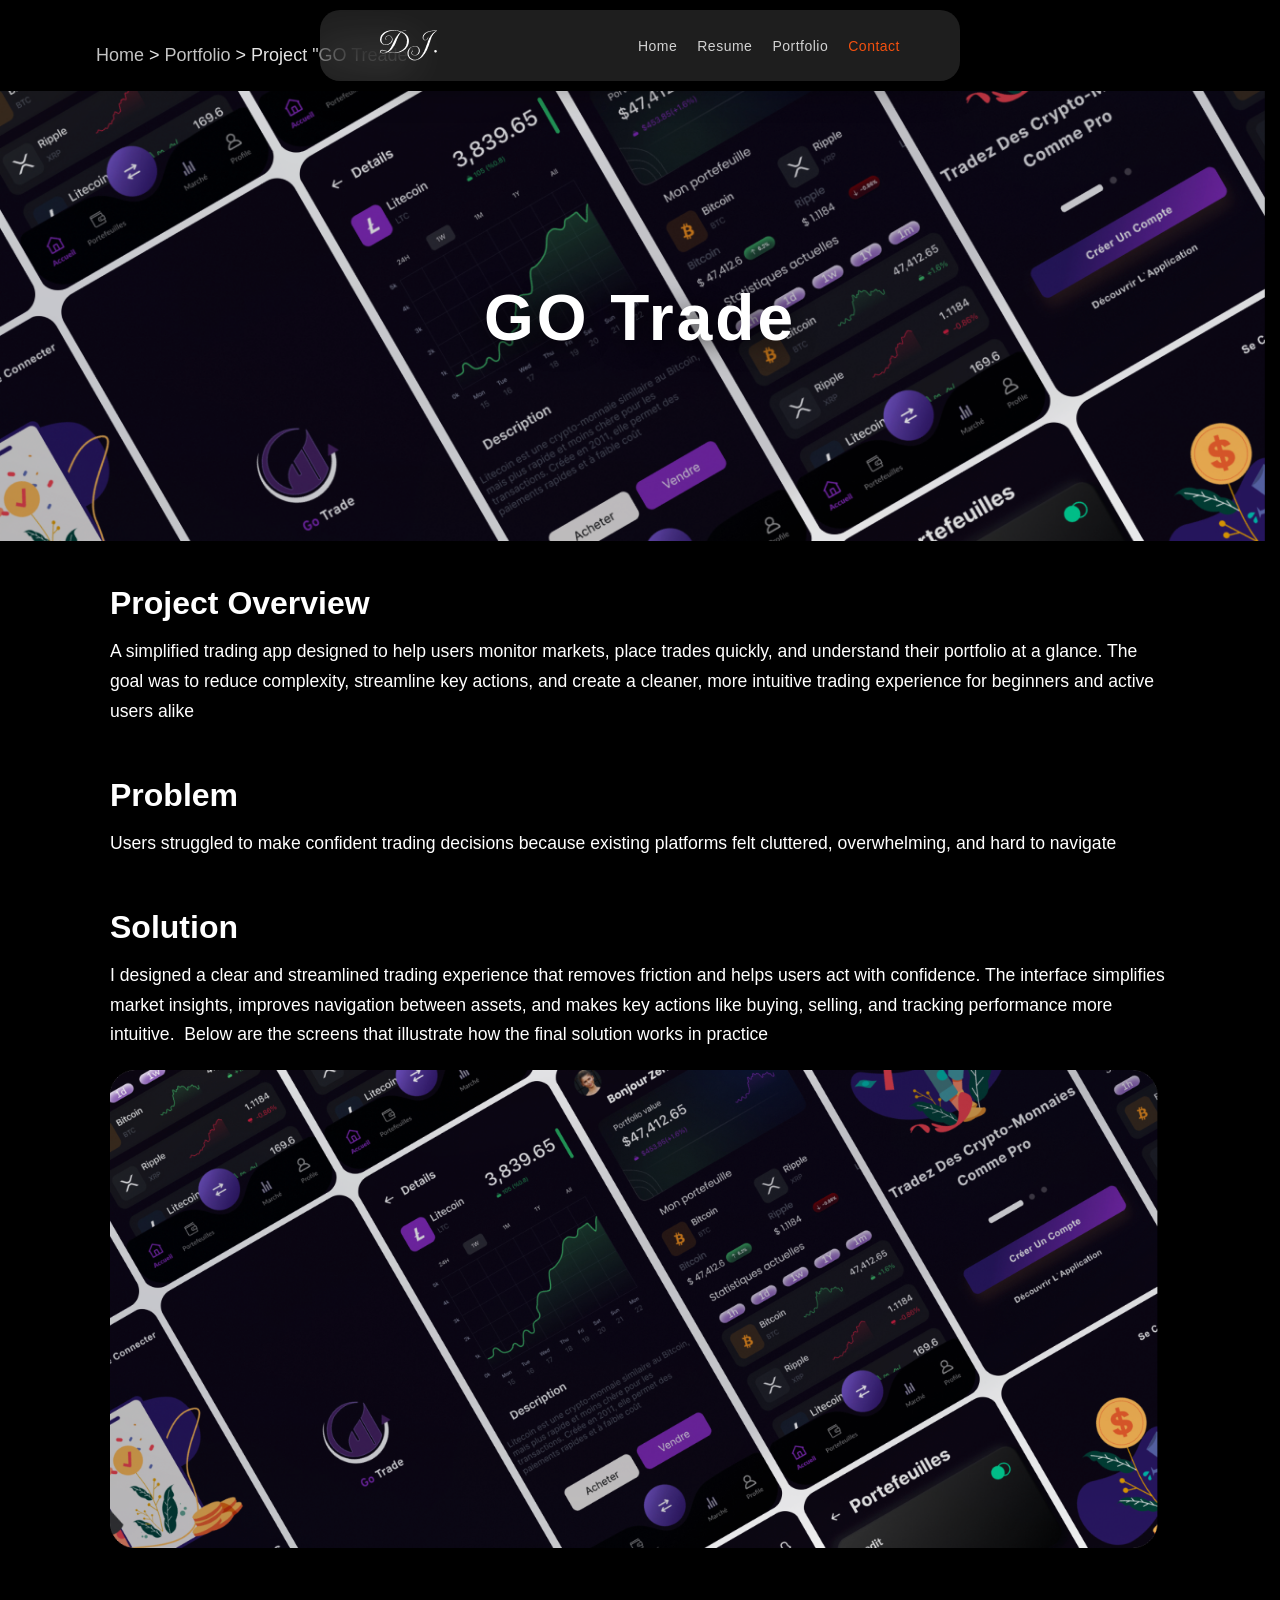
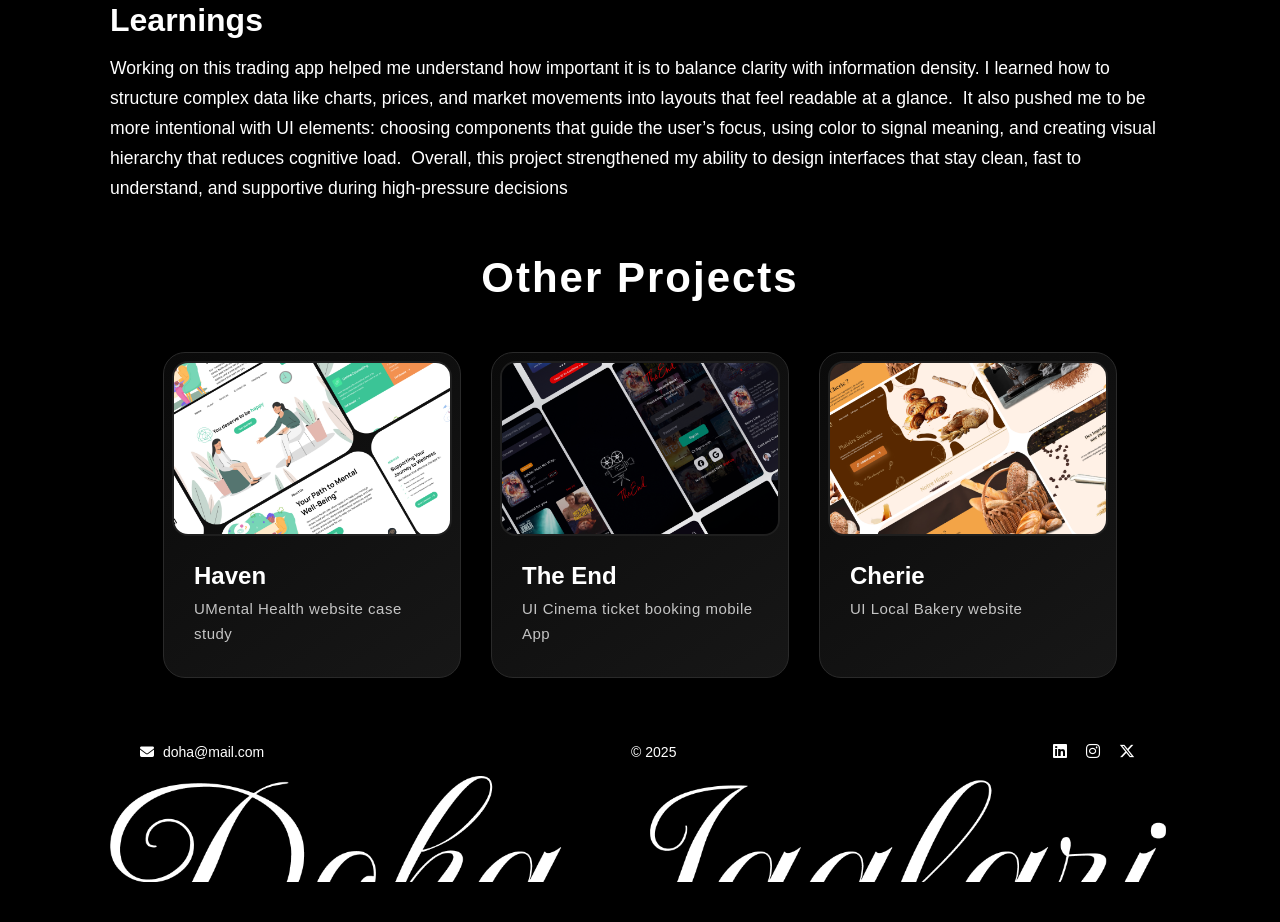
<file: Trade.html>
<!DOCTYPE html>
<html lang="en" translate="no">
<head>
  <meta charset="UTF-8">
  <meta name="google" content="notranslate">
  <meta name="viewport" content="width=device-width, initial-scale=1.0">
  <title>GoTrade – App Mobile Trading | Doha Jaafari</title>
  <meta name="description" content="Étude de cas UX/UI GoTrade par Doha Jaafari – application mobile de trading simplifiant la gestion de portefeuille.">
  <meta name="author" content="Doha Jaafari">
  <meta name="robots" content="index, follow">
  <link rel="canonical" href="https://dohajaafari04-sys.github.io/dohajaafari04.github.io/Trade.html">
  <meta property="og:url" content="https://dohajaafari04-sys.github.io/dohajaafari04.github.io/Trade.html">
  <meta property="og:type" content="article">
  <meta property="og:title" content="GoTrade – App Mobile Trading | Doha Jaafari">
  <meta property="og:description" content="Étude de cas UX/UI GoTrade par Doha Jaafari – application mobile de trading simplifiant la gestion de portefeuille.">
  <meta property="og:image" content="https://dohajaafari04-sys.github.io/dohajaafari04.github.io/assets/Trade.png">
  <meta name="twitter:card" content="summary_large_image">
  <meta name="twitter:site" content="@dohajaafari">
  <meta name="twitter:title" content="GoTrade – App Mobile Trading | Doha Jaafari">
  <meta name="twitter:description" content="Étude de cas UX/UI GoTrade par Doha Jaafari – application mobile de trading simplifiant la gestion de portefeuille.">
  <meta name="twitter:image" content="https://dohajaafari04-sys.github.io/dohajaafari04.github.io/assets/Trade.png">
  <link rel="icon" type="image/x-icon" href="assets/favicon.ico">
  <link rel="icon" type="image/png" sizes="32x32" href="assets/favicon-32x32.png">
  <link rel="apple-touch-icon" href="assets/icon-192.png">
  <link rel="manifest" href="manifest.json">
  <meta name="theme-color" content="#000000">
  <link href="https://fonts.googleapis.com/css2?family=Imperial+Script&display=swap" rel="stylesheet">
  <link rel="stylesheet" href="https://cdnjs.cloudflare.com/ajax/libs/font-awesome/6.5.1/css/all.min.css">
  <link rel="stylesheet" href="Trade.css">
  <script defer data-domain="dohajaafari04-sys.github.io" src="https://plausible.io/js/script.js"></script>
</head>
    <nav class="navbar">
        <img src="assets/logo.png" alt="logo" />
        <button class="mobile-menu-toggle" aria-label="Toggle menu">
            <span></span>
            <span></span>
            <span></span>
        </button>
        <div class="nav-links">
            <a href="index.html" class="nav-link">Home</a>
            <a href="resume.html" class="nav-link">Resume</a>
            <a href="portfolio.html" class="nav-link">Portfolio</a>
            <a href="contact.html" class="nav-link active">Contact</a>
            
        </div>
    </nav>
    <section class="breadcrumb">
        <a href="index.html">Home</a> <span> > </span> <a href="index.html">Portfolio</a><span> > </span> <span>Project "GO Treade"</span>
    </section>
    <header class="hero">
        <img src="assets/Trade.png" alt="Aperçu du projet Haven – interface UI/UX de la plateforme de santé mentale">
         <div class="hero-title">GO Trade</div>
    </header>
     <div class="content">

        <!-- PROJECT OVERVIEW -->
        <section>
            <h1>Project Overview</h1>
            <p>
                A simplified trading app designed to help users monitor markets, 
                place trades quickly, and understand their portfolio at a glance. The 
                goal was to reduce complexity, streamline key actions, and create a 
                cleaner, more intuitive trading experience for beginners and active 
                users alike
            </p>
        </section>

        <!-- PROBLEM -->
        <section>
            <h1>Problem</h1>
            <p>
               Users struggled to make confident trading decisions because existing 
                platforms felt cluttered, overwhelming, and hard to navigate
            </p>
        </section>

        <!-- SOLUTION -->
        <section>
            <h1>Solution</h1>
            <p>
               I designed a clear and streamlined trading experience that removes 
                friction and helps users act with confidence. The interface simplifies 
                market insights, improves navigation between assets, and makes 
                key actions like buying, selling, and tracking performance more 
                intuitive. 
                Below are the screens that illustrate how the final solution works in 
                practice
            </p>
            <img class="big-image" src="assets/Trade.png" alt="Maquette finale du projet avec toutes les interfaces UI">
        </section>

        <!-- Learnings -->
        <section>
            <h1>Learnings</h1>
            <p>Working on this trading app helped me understand how important it 
            is to balance clarity with information density. I learned how to 
            structure complex data like charts, prices, and market movements 
            into layouts that feel readable at a glance. 
            It also pushed me to be more intentional with UI elements: choosing 
            components that guide the user’s focus, using color to signal 
            meaning, and creating visual hierarchy that reduces cognitive load. 
            Overall, this project strengthened my ability to design interfaces that 
            stay clean, fast to understand, and supportive during high-pressure 
            decisions</p>
        </section>
        <!-- OTHER PROJECTS -->
<section class="other-projects">
    <h2>Other Projects</h2>

    <div class="other-container">

         <!-- PROJECT 2 -->
        <a href="Haven.html" class="other-card">
            <img src="assets/Haven.png" alt="Aperçu du projet GoTrade – application de trading mobile">
            <div class="other-info">
                <h3>Haven</h3>
                <p>UMental Health website case study</p>
            </div>
        </a>

        <!-- PROJECT 3 -->
        <a href="TheEnd.html" class="other-card">
            <img src="assets/TheEnd.png" alt="Aperçu du projet The End – application de réservation cinéma">
            <div class="other-info">
                <h3>The End</h3>
                <p>UI Cinema ticket booking mobile App</p>
            </div>
        </a>

        <!-- PROJECT 4 -->
        <a href="Cherie.html" class="other-card">
            <img src="assets/Cherie.png" alt="Aperçu du projet Cherie – site web de boulangerie">
            <div class="other-info">
                <h3>Cherie</h3>
                <p>UI Local Bakery website</p>
            </div>
        </a>

    </div>
</section>

    <footer class="footer">
    <div class="footer-top">
        <div class="footer-left">
            <i class="fa-solid fa-envelope"></i> doha@mail.com
        </div>
        <div class="footer-center">
            &copy; 2025
        </div>
        <div class="footer-right">
            <a rel="nofollow noopener noreferrer" href="https://www.linkedin.com/in/dohajaafari" target="_blank" aria-label="LinkedIn"><i class="fab fa-linkedin"></i></a>
            <a rel="nofollow noopener noreferrer" href="https://www.instagram.com/dohajaafari" target="_blank" aria-label="Instagram"><i class="fab fa-instagram"></i></a>
            <a rel="nofollow noopener noreferrer" href="https://twitter.com/dohajaafari" target="_blank" aria-label="X Twitter"><i class="fab fa-x-twitter"></i></a>
        </div>
    </div>

    <div class="footer-name">
        <img src="assets/Footer.png" alt="footer" />
    </div>
</footer>

<script>
// Mobile menu toggle
const mobileMenuToggle = document.querySelector('.mobile-menu-toggle');
const navLinks = document.querySelector('.nav-links');
const navbar = document.querySelector('.navbar');

if (mobileMenuToggle && navLinks && navbar) {
    mobileMenuToggle.addEventListener('click', () => {
        mobileMenuToggle.classList.toggle('active');
        navLinks.classList.toggle('active');
    });

    navLinks.querySelectorAll('a').forEach(link => {
        link.addEventListener('click', () => {
            mobileMenuToggle.classList.remove('active');
            navLinks.classList.remove('active');
        });
    });

    document.addEventListener('click', (e) => {
        if (!navbar.contains(e.target) && navLinks.classList.contains('active')) {
            mobileMenuToggle.classList.remove('active');
            navLinks.classList.remove('active');
        }
    });
}
</script>

<script>if('serviceWorker'in navigator){window.addEventListener('load',()=>navigator.serviceWorker.register('sw.js'));}</script>
</body>
</html>
</file>
<file: contact.css>
/* Import Google Fonts */
@import url('https://fonts.googleapis.com/css2?family=Imperial+Script&family=Inter:wght@400;500;600;700&family=Rajdhani:wght@400;500;600;700&display=swap');

* {
    margin: 0;
    padding: 0;
    box-sizing: border-box;
}

body {
    background-color: #000;
    color: #fff;
    font-family: 'Inter', sans-serif;
    min-height: 100vh;
    overflow-x: hidden;
}

.container {
    max-width: 1440px;
    margin: 0 auto;
    padding-top: 24px;
    padding-left: 48px;
    padding-right: 48px;
}

/* Navigation */
.navbar {
    position: fixed;
    top: 0;
    left: 50%;
    transform: translateX(-50%);
    z-index: 1000;
    margin-top: 10px;
    margin-left: auto;
    margin-right: auto;
    width: 40%;
    display: flex;
    justify-content: space-between;
    align-items: center;
    padding: 20px 80px;
    background: rgba(120, 120, 120, 0.25);
    backdrop-filter: blur(20px);
    -webkit-backdrop-filter: blur(20px);
    border-radius: 20px;
    box-shadow: 0 8px 32px rgba(0, 0, 0, 0.3);
}

.navbar img {
    max-width: 100%;
    height: auto;
    max-height: 40px;
}

.nav-logo {
    font-size: 24px;
    font-weight: bold;
    font-style: italic;
}

.nav-links {
    display: flex;
    gap: 20px;
}

.nav-links a {
    color: rgba(255, 255, 255, 0.8);
    text-decoration: none;
    font-size: 14px;
    letter-spacing: 0.5px;
    transition: color 0.3s ease;
}

.nav-links a:hover {
    color: #ffffff;
}

/* Mobile Menu Toggle */
.mobile-menu-toggle {
    display: none;
    flex-direction: column;
    gap: 5px;
    background: transparent;
    border: none;
    cursor: pointer;
    padding: 5px;
    z-index: 1001;
}

.mobile-menu-toggle span {
    width: 25px;
    height: 2px;
    background: rgba(255, 255, 255, 0.8);
    transition: all 0.3s ease;
    border-radius: 2px;
}

.mobile-menu-toggle.active span:nth-child(1) {
    transform: rotate(45deg) translate(8px, 8px);
}

.mobile-menu-toggle.active span:nth-child(2) {
    opacity: 0;
}

.mobile-menu-toggle.active span:nth-child(3) {
    transform: rotate(-45deg) translate(7px, -7px);
}
  
/* Main Content */
.main-content {
    display: flex;
    flex-direction: column;
    gap: 93px;
    margin-top: 100px;
}

/* Form Section */
.form-section {
    max-width: 480px;
    margin: 0 auto;
    width: 100%;
}

.form-header {
    text-align: center;
    margin-bottom: 36px;
}

.form-header h1 {
    font-size: 36px;
    font-weight: 600;
    line-height: 44px;
    letter-spacing: -0.72px;
    color: #fff;
    margin-bottom: 8px;
}

.subtitle {
    font-size: 20px;
    line-height: 30px;
    color: #667085;
    font-weight: 400;
}

/* Contact Form */
.contact-form {
    display: flex;
    flex-direction: column;
    gap: 24px;
}

.form-group {
    display: flex;
    flex-direction: column;
    gap: 6px;
}

.form-group label {
    font-size: 14px;
    font-weight: 500;
    line-height: 20px;
    color: #fff;
}

.form-group input,
.form-group textarea,
.form-group select {
    background: rgba(255, 255, 255, 0.1);
    backdrop-filter: blur(25.5px);
    -webkit-backdrop-filter: blur(25.5px);
    border: 1px solid rgba(255, 255, 255, 0.1);
    border-radius: 8px;
    padding: 12px 16px;
    font-size: 16px;
    line-height: 24px;
    color: #fff;
    font-family: 'Inter', sans-serif;
    transition: border-color 0.3s ease, background 0.3s ease;
}

.form-group input::placeholder,
.form-group textarea::placeholder {
    color: #667085;
}

.form-group input:focus,
.form-group textarea:focus,
.form-group select:focus {
    outline: none;
    border-color: rgba(243, 80, 15, 0.5);
    background: rgba(255, 255, 255, 0.15);
}

/* Phone Input */
.phone-input {
    display: flex;
    align-items: stretch;
    background: rgba(255, 255, 255, 0.1);
    backdrop-filter: blur(25.5px);
    -webkit-backdrop-filter: blur(25.5px);
    border: 1px solid rgba(255, 255, 255, 0.1);
    border-radius: 8px;
    overflow: hidden;
}

.country-select {
    position: relative;
    display: flex;
    align-items: center;
    padding: 12px 16px;
    border-right: 1px solid rgba(255, 255, 255, 0.1);
    min-width: 80px;
}

.country-select select {
    appearance: none;
    -webkit-appearance: none;
    -moz-appearance: none;
    background: transparent;
    border: none;
    color: #fff;
    font-size: 16px;
    padding-right: 24px;
    cursor: pointer;
    outline: none;
}

.country-select select option {
    background: #1a1a1a;
    color: #fff;
}

.chevron-icon {
    position: absolute;
    right: 12px;
    width: 20px;
    height: 20px;
    pointer-events: none;
}

.phone-input input {
    flex: 1;
    border: none;
    background: transparent;
    padding: 12px 16px;
}

.phone-input input:focus {
    border: none;
    background: transparent;
}

/* Textarea */
.textarea-group {
    min-height: 154px;
}

.form-group textarea {
    resize: vertical;
    min-height: 130px;
}

/* Submit Button */
.submit-btn {
    background: #f3500f;
    border: 1px solid #f3500f;
    border-radius: 8px;
    padding: 12px 20px;
    font-size: 16px;
    font-weight: 500;
    line-height: 24px;
    color: #fff;
    cursor: pointer;
    transition: all 0.3s ease;
    box-shadow: 0px 1px 2px 0px rgba(16, 24, 40, 0.05);
}

.submit-btn:hover {
    background: #d94409;
    border-color: #d94409;
    transform: translateY(-1px);
    box-shadow: 0px 4px 8px 0px rgba(243, 80, 15, 0.3);
}

.submit-btn:active {
    transform: translateY(0);
}

/* Footer */
.footer {
    display: flex;
    flex-direction: column;
    gap: 31px;
}

.footer-top {
    display: flex;
    justify-content: space-between;
    align-items: flex-end;
    padding: 0 32px;
}

.footer-email {
    display: flex;
    align-items: center;
    gap: 12px;
}

.mail-icon {
    width: 32px;
    height: 32px;
    flex-shrink: 0;
}

.footer-email span {
    font-family: 'Rajdhani', sans-serif;
    font-size: 40px;
    color: #fff;
}

.footer-copyright {
    font-family: 'Rajdhani', sans-serif;
    font-size: 24px;
    color: #fff;
}

.footer-social {
    display: flex;
    gap: 32px;
    align-items: center;
}

.social-link {
    font-family: 'Rajdhani', sans-serif;
    font-size: 40px;
    color: #fff;
    text-decoration: none;
    transition: color 0.3s ease;
}

.social-link:hover {
    color: #f3500f;
}

.footer-name {
    text-align: center;
}

.footer-name img {
    max-width: 100%;
    height: auto;
    display: block;
    margin: 0 auto;
}

/* Success Message */
.success-message {
    display: none;
    background: rgba(34, 197, 94, 0.1);
    border: 1px solid rgba(34, 197, 94, 0.3);
    border-radius: 8px;
    padding: 16px;
    margin-bottom: 24px;
    color: #22c55e;
    text-align: center;
    animation: slideIn 0.3s ease;
}

.success-message.show {
    display: block;
}

@keyframes slideIn {
    from {
        opacity: 0;
        transform: translateY(-10px);
    }
    to {
        opacity: 1;
        transform: translateY(0);
    }
}

/* Error Message */
.error-message {
    color: #ef4444;
    font-size: 14px;
    margin-top: 4px;
    display: none;
}

.form-group.error input,
.form-group.error textarea {
    border-color: #ef4444;
}

.form-group.error .error-message {
    display: block;
}

/* Loading State */
.submit-btn.loading {
    opacity: 0.7;
    cursor: not-allowed;
    pointer-events: none;
}

.submit-btn.loading::after {
    content: '';
    display: inline-block;
    width: 16px;
    height: 16px;
    margin-left: 8px;
    border: 2px solid #fff;
    border-top-color: transparent;
    border-radius: 50%;
    animation: spin 0.6s linear infinite;
}

@keyframes spin {
    to {
        transform: rotate(360deg);
    }
}

/* Responsive Design */
@media (max-width: 1400px) {
    .navbar {
        width: 50%;
        padding: 20px 60px;
    }
}

@media (max-width: 1200px) {
    .navbar {
        width: 60%;
        padding: 20px 50px;
    }

    .container {
        padding-left: 40px;
        padding-right: 40px;
    }
}

@media (max-width: 1024px) {
    .navbar {
        width: 70%;
        padding: 18px 40px;
    }

    .navbar img {
        max-height: 35px;
    }

    .nav-links {
        gap: 15px;
    }

    .nav-links a {
        font-size: 13px;
    }

    .container {
        padding-left: 30px;
        padding-right: 30px;
    }

    .main-content {
        margin-top: 90px;
        gap: 70px;
    }

    .form-header h1 {
        font-size: 32px;
        line-height: 40px;
    }

    .subtitle {
        font-size: 18px;
        line-height: 28px;
    }

    .footer-top {
        flex-direction: column;
        align-items: flex-start;
        gap: 24px;
        padding: 0 20px;
    }

    .footer-email span,
    .social-link {
        font-size: 32px;
    }

    .footer-copyright {
        font-size: 20px;
    }
}

@media (max-width: 768px) {
    .navbar {
        width: 90%;
        padding: 15px 25px;
        margin-top: 5px;
        flex-wrap: wrap;
    }

    .navbar img {
        max-height: 30px;
    }

    .mobile-menu-toggle {
        display: flex;
    }

    .nav-links {
        display: none;
        width: 100%;
        flex-direction: column;
        gap: 15px;
        margin-top: 20px;
        padding-top: 20px;
        border-top: 1px solid rgba(255, 255, 255, 0.1);
    }

    .nav-links.active {
        display: flex;
    }

    .nav-links a {
        font-size: 14px;
        letter-spacing: 0.3px;
        padding: 10px 0;
        text-align: center;
    }

    .container {
        padding-top: 20px;
        padding-left: 24px;
        padding-right: 24px;
    }

    .main-content {
        margin-top: 80px;
        gap: 60px;
    }

    .form-section {
        padding: 0;
    }

    .form-header {
        margin-bottom: 30px;
    }

    .form-header h1 {
        font-size: 28px;
        line-height: 36px;
        letter-spacing: -0.56px;
    }

    .subtitle {
        font-size: 16px;
        line-height: 24px;
    }

    .contact-form {
        gap: 20px;
    }

    .form-group input,
    .form-group textarea,
    .form-group select {
        padding: 10px 14px;
        font-size: 15px;
    }

    .submit-btn {
        padding: 10px 18px;
        font-size: 15px;
    }

    .footer {
        gap: 25px;
    }

    .footer-top {
        padding: 0 16px;
    }

    .footer-email span,
    .social-link {
        font-size: 24px;
    }

    .footer-copyright {
        font-size: 18px;
    }

    .mail-icon {
        width: 28px;
        height: 28px;
    }
}

@media (max-width: 480px) {
    .navbar {
        width: 95%;
        padding: 12px 15px;
        margin-top: 5px;
        border-radius: 15px;
    }

    .navbar img {
        max-height: 25px;
    }

    .mobile-menu-toggle span {
        width: 22px;
    }

    .nav-links {
        gap: 12px;
        margin-top: 15px;
        padding-top: 15px;
    }

    .nav-links a {
        font-size: 13px;
        letter-spacing: 0.2px;
        padding: 8px 0;
    }

    .container {
        padding-top: 16px;
        padding-left: 16px;
        padding-right: 16px;
    }

    .main-content {
        margin-top: 70px;
        gap: 50px;
    }

    .form-header {
        margin-bottom: 24px;
    }

    .form-header h1 {
        font-size: 24px;
        line-height: 32px;
        letter-spacing: -0.48px;
    }

    .subtitle {
        font-size: 14px;
        line-height: 22px;
    }

    .contact-form {
        gap: 18px;
    }

    .form-group {
        gap: 5px;
    }

    .form-group label {
        font-size: 13px;
    }

    .form-group input,
    .form-group textarea,
    .form-group select {
        padding: 10px 12px;
        font-size: 14px;
        line-height: 22px;
    }

    .phone-input {
        flex-direction: column;
    }

    .country-select {
        border-right: none;
        border-bottom: 1px solid rgba(255, 255, 255, 0.1);
        min-width: 100%;
    }

    .phone-input input {
        padding: 10px 12px;
    }

    .textarea-group {
        min-height: 140px;
    }

    .form-group textarea {
        min-height: 120px;
    }

    .submit-btn {
        padding: 10px 16px;
        font-size: 14px;
        width: 100%;
    }

    .footer {
        gap: 20px;
    }

    .footer-top {
        padding: 0 12px;
        gap: 20px;
    }

    .footer-email {
        gap: 10px;
    }

    .mail-icon {
        width: 24px;
        height: 24px;
    }

    .footer-email span {
        font-size: 20px;
    }

    .footer-copyright {
        font-size: 16px;
    }

    .footer-social {
        flex-direction: column;
        gap: 12px;
        align-items: flex-start;
    }

    .social-link {
        font-size: 20px;
    }

    .footer-name img {
        max-width: 90%;
    }
}

/* Nav active state */
.nav-links a.active {
  color: #F3500F !important;
}
</file>
<file: portfolio.css>
:root{
    --accent: #F3500F;
    --bg: #000;
    --muted: #bdbdbd;
    --white: #ffffff;
  }
  
  
  
  body {
   
    font-family: Arial, Helvetica, sans-serif;
    background: #000;
    color: white;
  
  
  }
  
  * {
    margin: 0;
    padding: 0;
    box-sizing: border-box;
    font-family: "Poppins", sans-serif;
  }
  
  /* Navigation */
.navbar {
    position: fixed;
    top: 0;
    left: 50%;
    transform: translateX(-50%);
    z-index: 1000;
    margin-top: 10px;
    margin-left: auto;
    margin-right: auto;
    width: 40%;
    display: flex;
    justify-content: space-between;
    align-items: center;
    padding: 20px 80px;
    background: rgba(120, 120, 120, 0.25);
    backdrop-filter: blur(20px);
    -webkit-backdrop-filter: blur(20px);
    border-radius: 20px;
    box-shadow: 0 8px 32px rgba(0, 0, 0, 0.3);
}

.navbar img {
    max-width: 100%;
    height: auto;
    max-height: 40px;
}
  
  .nav-logo {
    font-size: 24px;
    font-weight: bold;
    font-style: italic;
  }
  
  .nav-links {
    display: flex;
    gap: 20px;
  }
  
  .nav-links a {
    color: rgba(255, 255, 255, 0.8);
    text-decoration: none;
    font-size: 14px;
    letter-spacing: 0.5px;
    transition: color 0.3s ease;
  }
  
  .nav-links a:hover {
    color: #ffffff;
  }

/* Mobile Menu Toggle */
.mobile-menu-toggle {
    display: none;
    flex-direction: column;
    gap: 5px;
    background: transparent;
    border: none;
    cursor: pointer;
    padding: 5px;
    z-index: 1001;
}

.mobile-menu-toggle span {
    width: 25px;
    height: 2px;
    background: rgba(255, 255, 255, 0.8);
    transition: all 0.3s ease;
    border-radius: 2px;
}

.mobile-menu-toggle.active span:nth-child(1) {
    transform: rotate(45deg) translate(8px, 8px);
}

.mobile-menu-toggle.active span:nth-child(2) {
    opacity: 0;
}

.mobile-menu-toggle.active span:nth-child(3) {
    transform: rotate(-45deg) translate(7px, -7px);
}
  
  
  .breadcrumb {
      width: 85%;
      margin: 45px auto 25px auto;
      font-size: 18px;
      color: #fff;
      opacity: 0.9;
  }
  
  .breadcrumb a {
      color: #fff;
      text-decoration: none;
      opacity: 0.85;
  }
  
  .page-title {
      margin: 30px 0;
      font-size: 2.5rem;
      color: #333;
  }
  
  
  .projects-wrapper {
      display: flex;
      align-items: center;
      gap: 10px;
      padding: 10px;
      min-height: 100vh;
  }
  
  
  .cards-container {
      display: grid;
      grid-auto-flow: column; 
      grid-auto-columns: minmax(300px, 1fr);
      gap: 30px;
      overflow-x: auto;
      scroll-behavior: smooth;
      padding: 20px;
      width: 100%;
  }
  
  
  .card {
      background: black;
      border-radius: 15px;
      box-shadow: 0 6px 20px rgba(0,0,0,0.1);
      cursor: pointer;
      transition: transform 0.3s ease, box-shadow 0.3s ease;
      height: 450px;
  }
  
  .card:hover {
      transform: translateY(-7px);
      box-shadow: 0 8px 25px rgba(0,0,0,0.2);
  }
  
  .card img {
      width: 100%;
      height: 250px;
      object-fit: cover;
      border-top-left-radius: 15px;
      border-top-right-radius: 15px;
  }
  
  .card h2 {
      margin: 20px 0 10px;
      font-size: 1.7rem;
      color: white;
  }
  
  .card p {
      padding: 0 20px;
      font-size: 1rem;
      color: white;
  }
  
  
  .scroll-btn {
      background: #111;
      color: white;
      border: none;
      font-size: 1.8rem;
      padding: 10px 14px;
      cursor: pointer;
      border-radius: 50%;
  }
  
  .scroll-btn:hover {
      background: #333;
  }
  
  
  
  
  
  
  
  
  
  
  
  
  
  
  
  .footer {
      background: black;
      color: #fff;
      font-family: 'Poppins', sans-serif;
  }
  
  .footer-top {
      display: flex;
      justify-content: space-between;
      align-items: center;
      padding: 15px 30px;
      font-size: 14px;
      flex-wrap: wrap;
      gap: 10px;
  }
  
  .footer-left i,
  .footer-right i {
      margin-right: 5px;
  }
  
  .footer-right a {
      color: #fff;
      margin-left: 10px;
      text-decoration: none;
      font-size: 16px;
      transition: 0.3s;
  }
  
  .footer-right a:hover {
      color: #F3500F;
  }
  
  
  .footer-name {
      text-align: center;
  }

  .footer-name img {
      max-width: 100%;
      height: auto;
      display: block;
      margin: 0 auto;
  }
  
  /* Responsive Design */
  @media (max-width: 1400px) {
      .navbar {
          width: 50%;
          padding: 20px 60px;
      }
  }

  @media (max-width: 1200px) {
      .navbar {
          width: 60%;
          padding: 20px 50px;
      }

      .breadcrumb {
          width: 90%;
          font-size: 16px;
      }

      .projects-wrapper {
          padding: 10px 20px;
      }

      .cards-container {
          grid-auto-columns: minmax(280px, 1fr);
          gap: 25px;
      }
  }

  @media (max-width: 1024px) {
      .navbar {
          width: 70%;
          padding: 18px 40px;
      }

      .navbar img {
          max-height: 35px;
      }

      .nav-links {
          gap: 15px;
      }

      .nav-links a {
          font-size: 13px;
      }

      .breadcrumb {
          width: 90%;
          margin: 40px auto 20px auto;
          font-size: 15px;
      }

      .cards-container {
          grid-auto-columns: minmax(250px, 1fr);
          gap: 20px;
      }

      .card {
          height: 420px;
      }

      .card h2 {
          font-size: 1.5rem;
      }

      .card p {
          font-size: 0.95rem;
      }
  }

  @media (max-width: 768px) {
      .navbar {
          width: 90%;
          padding: 15px 25px;
          margin-top: 5px;
          flex-wrap: wrap;
      }

      .navbar img {
          max-height: 30px;
      }

      .mobile-menu-toggle {
          display: flex;
      }

      .nav-links {
          display: none;
          width: 100%;
          flex-direction: column;
          gap: 15px;
          margin-top: 20px;
          padding-top: 20px;
          border-top: 1px solid rgba(255, 255, 255, 0.1);
      }

      .nav-links.active {
          display: flex;
      }

      .nav-links a {
          font-size: 14px;
          letter-spacing: 0.3px;
          padding: 10px 0;
          text-align: center;
      }

      .breadcrumb {
          width: 95%;
          margin: 35px auto 15px auto;
          font-size: 14px;
      }

      .projects-wrapper {
          flex-direction: column;
          gap: 15px;
          padding: 10px;
          min-height: auto;
          margin-top: 80px;
      }

      .cards-container {
          grid-auto-flow: row;
          grid-auto-columns: 1fr;
          overflow-x: visible;
          padding: 10px;
      }

      .card {
          height: auto;
          min-height: 400px;
      }

      .card img {
          height: 220px;
      }

      .scroll-btn {
          display: none;
      }

      .footer-top {
          flex-direction: column;
          text-align: center;
          gap: 15px;
          padding: 15px 20px;
      }

      .footer-left, .footer-center, .footer-right {
          margin: 5px 0;
      }
  }

  @media (max-width: 480px) {
      .navbar {
          width: 95%;
          padding: 12px 15px;
          margin-top: 5px;
          border-radius: 15px;
      }

      .navbar img {
          max-height: 25px;
      }

      .mobile-menu-toggle span {
          width: 22px;
      }

      .nav-links {
          gap: 12px;
          margin-top: 15px;
          padding-top: 15px;
      }

      .nav-links a {
          font-size: 13px;
          letter-spacing: 0.2px;
          padding: 8px 0;
      }

      .breadcrumb {
          width: 95%;
          margin: 30px auto 12px auto;
          font-size: 12px;
      }

      .projects-wrapper {
          margin-top: 70px;
          padding: 5px;
      }

      .cards-container {
          gap: 15px;
          padding: 5px;
      }

      .card {
          min-height: 350px;
      }

      .card img {
          height: 180px;
      }

      .card h2 {
          font-size: 1.3rem;
          margin: 15px 0 8px;
      }

      .card p {
          font-size: 0.9rem;
          padding: 0 15px;
      }

      .footer-top {
          padding: 12px 15px;
          gap: 12px;
      }

      .footer-left i,
      .footer-right i {
          font-size: 14px;
      }

      .footer-right a {
          font-size: 14px;
          margin-left: 8px;
      }
  }
  
/* Breadcrumb fix */
.breadcrumb {
  padding: 80px 40px 0 40px;
  font-size: 14px;
  color: rgba(255,255,255,0.6);
}
.breadcrumb a {
  color: rgba(255,255,255,0.6);
  text-decoration: none;
}
.breadcrumb a:hover {
  color: #fff;
}
.breadcrumb span[itemscope] {
  display: inline;
}

/* Nav active state */
.nav-links a.active {
  color: #F3500F !important;
}
</file>
<file: TheEnd.css>
:root{
  --accent: #F3500F;
  --bg: #000;
  --muted: #bdbdbd;
  --white: #ffffff;
}



body {
 
  font-family: Arial, Helvetica, sans-serif;
  background: #000;
  color: white;


}

* {
  margin: 0;
  padding: 0;
  box-sizing: border-box;
  font-family: "Poppins", sans-serif;
}

  /* Navigation */
  .navbar {
    position: fixed;
    top: 0;
    left: 50%;
    transform: translateX(-50%);
    z-index: 1000;
    margin-top: 10px;
    margin-left: auto;
    margin-right: auto;
    width: 40%;
    display: flex;
    justify-content: space-between;
    align-items: center;
    padding: 20px 80px;
    background: rgba(120, 120, 120, 0.25);
    backdrop-filter: blur(20px);
    -webkit-backdrop-filter: blur(20px);
    border-radius: 20px;
    box-shadow: 0 8px 32px rgba(0, 0, 0, 0.3);
  }

  .navbar img {
    max-width: 100%;
    height: auto;
    max-height: 40px;
  }
  
  .nav-logo {
    font-size: 24px;
    font-weight: bold;
    font-style: italic;
  }
  
  .nav-links {
    display: flex;
    gap: 20px;
  }
  
  .nav-links a {
    color: rgba(255, 255, 255, 0.8);
    text-decoration: none;
    font-size: 14px;
    letter-spacing: 0.5px;
    transition: color 0.3s ease;
  }
  
  .nav-links a:hover {
    color: #ffffff;
  }

/* Mobile Menu Toggle */
.mobile-menu-toggle {
    display: none;
    flex-direction: column;
    gap: 5px;
    background: transparent;
    border: none;
    cursor: pointer;
    padding: 5px;
    z-index: 1001;
}

.mobile-menu-toggle span {
    width: 25px;
    height: 2px;
    background: rgba(255, 255, 255, 0.8);
    transition: all 0.3s ease;
    border-radius: 2px;
}

.mobile-menu-toggle.active span:nth-child(1) {
    transform: rotate(45deg) translate(8px, 8px);
}

.mobile-menu-toggle.active span:nth-child(2) {
    opacity: 0;
}

.mobile-menu-toggle.active span:nth-child(3) {
    transform: rotate(-45deg) translate(7px, -7px);
}
  

.breadcrumb {
    width: 85%;
    margin: 45px auto 25px auto;
    font-size: 18px;
    color: #fff;
    opacity: 0.9;
}

.breadcrumb a {
    color: #fff;
    text-decoration: none;
    opacity: 0.85;
}





.hero {
    position: relative;
}

.hero-title {
    position: absolute;
    top: 50%;
    left: 50%;
    transform: translate(-50%, -50%);
    color: white;
    font-size: 4rem;
    font-weight: 600;
    letter-spacing: 3px;
    text-shadow: 0 4px 25px rgba(0, 0, 0, 0.8);
}

.hero img {
    width: 100%;
    height: 450px;
    object-fit: cover;
}

.content {
    max-width: 1100px;
    margin: 40px auto;
    padding: 0 20px;
}

section {
    margin-bottom: 50px;
}

section h1 {
    font-size: 2rem;
    margin-bottom: 15px;
    color: white;
}

section p {
    font-size: 1.1rem;
    line-height: 1.7;
    color: white;
}



.big-image {
    width: 100%;
    border-radius: 10px;
    margin-top: 20px;
}


.other-projects {
    width: 100%;
    background: #000;
    text-align: center;
    color: #fff;
}

.other-projects h2 {
    font-size: 42px;
    margin-bottom: 50px;
    letter-spacing: 2px;
}


.other-container {
    width: 90%;
    margin: auto;
    display: grid;
    grid-template-columns: repeat(auto-fit, minmax(200px, 1fr)); 
    gap: 30px;
}



.other-card {
    background: linear-gradient(145deg, #0a0a0a, #171717);
    border-radius: 22px;
    overflow: hidden;
    text-decoration: none;
    color: #fff;
    border: 1px solid #2a2a2a;
    padding: 8px; 
    transition: 0.4s ease;
    position: relative;
}


.other-card:hover {
    transform: translateY(-12px) scale(1.02);
    border-color: #6d6d6d;
    box-shadow: 0 0 35px rgba(255, 255, 255, 0.07),
                0 0 60px rgba(255, 255, 255, 0.04);
}


.other-card img {
  
    width: 100%;
    aspect-ratio: 16 / 10; 
    object-fit: cover;
    border-radius: 16px;
    border: 2px solid #1f1f1f;
    transition: 0.4s ease;
}



.other-card:hover img {
    transform: scale(1.06);
    border-color: #444;
}


.other-info {
    padding: 22px;
    text-align: left;
}

.other-info h3 {
    font-size: 24px;
    margin-bottom: 6px;
    font-weight: 600;
}

.other-info p {
    opacity: 0.75;
    font-size: 15px;
    letter-spacing: 0.5px;
}


.footer {
    background: black;
    color: #fff;
    font-family: 'Poppins', sans-serif;
}

.footer-top {
    display: flex;
    justify-content: space-between;
    align-items: center;
    padding: 15px 30px;
    font-size: 14px;
    flex-wrap: wrap;
    gap: 10px;
}

.footer-left i,
.footer-right i {
    margin-right: 5px;
}

.footer-right a {
    color: #fff;
    margin-left: 10px;
    text-decoration: none;
    font-size: 16px;
    transition: 0.3s;
}

.footer-right a:hover {
    color: #F3500F;
}


.footer-name {
    text-align: center;
}

.footer-name img {
    max-width: 100%;
    height: auto;
    display: block;
    margin: 0 auto;
}

/* Responsive Design */
@media (max-width: 1400px) {
    .navbar {
        width: 50%;
        padding: 20px 60px;
    }
}

@media (max-width: 1200px) {
    .navbar {
        width: 60%;
        padding: 20px 50px;
    }

    .breadcrumb {
        width: 90%;
        font-size: 16px;
    }

    .hero-title {
        font-size: 3.5rem;
    }

    .content {
        max-width: 1000px;
        padding: 0 30px;
    }

    .other-container {
        grid-template-columns: repeat(auto-fit, minmax(250px, 1fr));
        gap: 25px;
    }
}

@media (max-width: 1024px) {
    .navbar {
        width: 70%;
        padding: 18px 40px;
    }

    .navbar img {
        max-height: 35px;
    }

    .nav-links {
        gap: 15px;
    }

    .nav-links a {
        font-size: 13px;
    }

    .breadcrumb {
        width: 90%;
        margin: 40px auto 20px auto;
        font-size: 15px;
    }

    .hero-title {
        font-size: 3rem;
        letter-spacing: 2px;
    }

    .hero img {
        height: 400px;
    }

    .content {
        margin: 30px auto;
        padding: 0 25px;
    }

    section h1 {
        font-size: 1.8rem;
    }

    section p {
        font-size: 1rem;
    }

    .other-projects h2 {
        font-size: 36px;
        margin-bottom: 40px;
    }

    .other-container {
        grid-template-columns: repeat(auto-fit, minmax(220px, 1fr));
        gap: 20px;
    }

    .other-info h3 {
        font-size: 22px;
    }
}

@media (max-width: 768px) {
    .navbar {
        width: 90%;
        padding: 15px 25px;
        margin-top: 5px;
        flex-wrap: wrap;
    }

    .navbar img {
        max-height: 30px;
    }

    .mobile-menu-toggle {
        display: flex;
    }

    .nav-links {
        display: none;
        width: 100%;
        flex-direction: column;
        gap: 15px;
        margin-top: 20px;
        padding-top: 20px;
        border-top: 1px solid rgba(255, 255, 255, 0.1);
    }

    .nav-links.active {
        display: flex;
    }

    .nav-links a {
        font-size: 14px;
        letter-spacing: 0.3px;
        padding: 10px 0;
        text-align: center;
    }

    .breadcrumb {
        width: 95%;
        margin: 35px auto 15px auto;
        font-size: 14px;
    }

    .hero-title {
        font-size: 2.5rem;
        letter-spacing: 1.5px;
    }

    .hero img {
        height: 350px;
    }

    .content {
        margin: 25px auto;
        padding: 0 20px;
    }

    section {
        margin-bottom: 40px;
    }

    section h1 {
        font-size: 1.6rem;
        margin-bottom: 12px;
    }

    section p {
        font-size: 0.95rem;
        line-height: 1.6;
    }

    .big-image {
        margin-top: 15px;
    }

    .other-projects h2 {
        font-size: 28px;
        margin-bottom: 30px;
    }

    .other-container {
        grid-template-columns: 1fr;
        gap: 20px;
        width: 95%;
    }

    .other-info {
        padding: 18px;
    }

    .other-info h3 {
        font-size: 20px;
    }

    .other-info p {
        font-size: 14px;
    }

    .footer-top {
        flex-direction: column;
        text-align: center;
        gap: 15px;
        padding: 15px 20px;
    }

    .footer-left, .footer-center, .footer-right {
        margin: 5px 0;
    }
}

@media (max-width: 480px) {
    .navbar {
        width: 95%;
        padding: 12px 15px;
        margin-top: 5px;
        border-radius: 15px;
    }

    .navbar img {
        max-height: 25px;
    }

    .mobile-menu-toggle span {
        width: 22px;
    }

    .nav-links {
        gap: 12px;
        margin-top: 15px;
        padding-top: 15px;
    }

    .nav-links a {
        font-size: 13px;
        letter-spacing: 0.2px;
        padding: 8px 0;
    }

    .breadcrumb {
        width: 95%;
        margin: 30px auto 12px auto;
        font-size: 12px;
    }

    .hero-title {
        font-size: 2rem;
        letter-spacing: 1px;
    }

    .hero img {
        height: 280px;
    }

    .content {
        margin: 20px auto;
        padding: 0 15px;
    }

    section {
        margin-bottom: 30px;
    }

    section h1 {
        font-size: 1.4rem;
        margin-bottom: 10px;
    }

    section p {
        font-size: 0.9rem;
        line-height: 1.5;
    }

    .big-image {
        margin-top: 12px;
        border-radius: 8px;
    }

    .other-projects h2 {
        font-size: 24px;
        margin-bottom: 25px;
    }

    .other-container {
        width: 100%;
        gap: 15px;
    }

    .other-card {
        padding: 6px;
    }

    .other-info {
        padding: 15px;
    }

    .other-info h3 {
        font-size: 18px;
        margin-bottom: 5px;
    }

    .other-info p {
        font-size: 13px;
    }

    .footer-top {
        padding: 12px 15px;
        gap: 12px;
    }

    .footer-left i,
    .footer-right i {
        font-size: 14px;
    }

    .footer-right a {
        font-size: 14px;
        margin-left: 8px;
    }
}
.nav-links a.active { color: #F3500F !important; }
</file>
<file: Trade.css>
:root{
  --accent: #F3500F;
  --bg: #000;
  --muted: #bdbdbd;
  --white: #ffffff;
}

body {
 
  font-family: Arial, Helvetica, sans-serif;
  background: #000;
  color: white;


}

* {
  margin: 0;
  padding: 0;
  box-sizing: border-box;
  font-family: "Poppins", sans-serif;
}

  /* Navigation */
  .navbar {
    position: fixed;
    top: 0;
    left: 50%;
    transform: translateX(-50%);
    z-index: 1000;
    margin-top: 10px;
    margin-left: auto;
    margin-right: auto;
    width: 40%;
    display: flex;
    justify-content: space-between;
    align-items: center;
    padding: 20px 80px;
    background: rgba(120, 120, 120, 0.25);
    backdrop-filter: blur(20px);
    -webkit-backdrop-filter: blur(20px);
    border-radius: 20px;
    box-shadow: 0 8px 32px rgba(0, 0, 0, 0.3);
  }

  .navbar img {
    max-width: 100%;
    height: auto;
    max-height: 40px;
  }
  
  .nav-logo {
    font-size: 24px;
    font-weight: bold;
    font-style: italic;
  }
  
  .nav-links {
    display: flex;
    gap: 20px;
  }
  
  .nav-links a {
    color: rgba(255, 255, 255, 0.8);
    text-decoration: none;
    font-size: 14px;
    letter-spacing: 0.5px;
    transition: color 0.3s ease;
  }
  
  .nav-links a:hover {
    color: #ffffff;
  }

/* Mobile Menu Toggle */
.mobile-menu-toggle {
    display: none;
    flex-direction: column;
    gap: 5px;
    background: transparent;
    border: none;
    cursor: pointer;
    padding: 5px;
    z-index: 1001;
}

.mobile-menu-toggle span {
    width: 25px;
    height: 2px;
    background: rgba(255, 255, 255, 0.8);
    transition: all 0.3s ease;
    border-radius: 2px;
}

.mobile-menu-toggle.active span:nth-child(1) {
    transform: rotate(45deg) translate(8px, 8px);
}

.mobile-menu-toggle.active span:nth-child(2) {
    opacity: 0;
}

.mobile-menu-toggle.active span:nth-child(3) {
    transform: rotate(-45deg) translate(7px, -7px);
}
  
.breadcrumb {
    width: 85%;
    margin: 45px auto 25px auto;
    font-size: 18px;
    color: #fff;
    opacity: 0.9;
}

.breadcrumb a {
    color: #fff;
    text-decoration: none;
    opacity: 0.85;
}

.hero {
    position: relative;
}

.hero-title {
    position: absolute;
    top: 50%;
    left: 50%;
    transform: translate(-50%, -50%);
    color: white;
    font-size: 4rem;
    font-weight: 600;
    letter-spacing: 3px;
    text-shadow: 0 4px 25px rgba(0, 0, 0, 0.8);
}

.hero img {
    width: 100%;
    height: 450px;
    object-fit: cover;
}

.content {
    max-width: 1100px;
    margin: 40px auto;
    padding: 0 20px;
}

section {
    margin-bottom: 50px;
}

section h1 {
    font-size: 2rem;
    margin-bottom: 15px;
    color: white;
}

section p {
    font-size: 1.1rem;
    line-height: 1.7;
    color: white;
}



.big-image {
    width: 100%;
    border-radius: 10px;
    margin-top: 20px;
}


.other-projects {
    width: 100%;
    background: #000;
    text-align: center;
    color: #fff;
}

.other-projects h2 {
    font-size: 42px;
    margin-bottom: 50px;
    letter-spacing: 2px;
}


.other-container {
    width: 90%;
    margin: auto;
    display: grid;
    grid-template-columns: repeat(auto-fit, minmax(200px, 1fr)); 
    gap: 30px;
}



.other-card {
    background: linear-gradient(145deg, #0a0a0a, #171717);
    border-radius: 22px;
    overflow: hidden;
    text-decoration: none;
    color: #fff;
    border: 1px solid #2a2a2a;
    padding: 8px; 
    transition: 0.4s ease;
    position: relative;
}


.other-card:hover {
    transform: translateY(-12px) scale(1.02);
    border-color: #6d6d6d;
    box-shadow: 0 0 35px rgba(255, 255, 255, 0.07),
                0 0 60px rgba(255, 255, 255, 0.04);
}


.other-card img {
  
    width: 100%;
    aspect-ratio: 16 / 10; 
    object-fit: cover;
    border-radius: 16px;
    border: 2px solid #1f1f1f;
    transition: 0.4s ease;
}



.other-card:hover img {
    transform: scale(1.06);
    border-color: #444;
}


.other-info {
    padding: 22px;
    text-align: left;
}

.other-info h3 {
    font-size: 24px;
    margin-bottom: 6px;
    font-weight: 600;
}

.other-info p {
    opacity: 0.75;
    font-size: 15px;
    letter-spacing: 0.5px;
}


.footer {
    background: black;
    color: #fff;
    font-family: 'Poppins', sans-serif;
}

.footer-top {
    display: flex;
    justify-content: space-between;
    align-items: center;
    padding: 15px 30px;
    font-size: 14px;
    flex-wrap: wrap;
    gap: 10px;
}

.footer-left i,
.footer-right i {
    margin-right: 5px;
}

.footer-right a {
    color: #fff;
    margin-left: 10px;
    text-decoration: none;
    font-size: 16px;
    transition: 0.3s;
}

.footer-right a:hover {
    color: #F3500F;
}


.footer-name {
    text-align: center;
}

.footer-name img {
    max-width: 100%;
    height: auto;
    display: block;
    margin: 0 auto;
}

/* Responsive Design */
@media (max-width: 1400px) {
    .navbar {
        width: 50%;
        padding: 20px 60px;
    }
}

@media (max-width: 1200px) {
    .navbar {
        width: 60%;
        padding: 20px 50px;
    }

    .breadcrumb {
        width: 90%;
        font-size: 16px;
    }

    .hero-title {
        font-size: 3.5rem;
    }

    .content {
        max-width: 1000px;
        padding: 0 30px;
    }

    .other-container {
        grid-template-columns: repeat(auto-fit, minmax(250px, 1fr));
        gap: 25px;
    }
}

@media (max-width: 1024px) {
    .navbar {
        width: 70%;
        padding: 18px 40px;
    }

    .navbar img {
        max-height: 35px;
    }

    .nav-links {
        gap: 15px;
    }

    .nav-links a {
        font-size: 13px;
    }

    .breadcrumb {
        width: 90%;
        margin: 40px auto 20px auto;
        font-size: 15px;
    }

    .hero-title {
        font-size: 3rem;
        letter-spacing: 2px;
    }

    .hero img {
        height: 400px;
    }

    .content {
        margin: 30px auto;
        padding: 0 25px;
    }

    section h1 {
        font-size: 1.8rem;
    }

    section p {
        font-size: 1rem;
    }

    .other-projects h2 {
        font-size: 36px;
        margin-bottom: 40px;
    }

    .other-container {
        grid-template-columns: repeat(auto-fit, minmax(220px, 1fr));
        gap: 20px;
    }

    .other-info h3 {
        font-size: 22px;
    }
}

@media (max-width: 768px) {
    .navbar {
        width: 90%;
        padding: 15px 25px;
        margin-top: 5px;
        flex-wrap: wrap;
    }

    .navbar img {
        max-height: 30px;
    }

    .mobile-menu-toggle {
        display: flex;
    }

    .nav-links {
        display: none;
        width: 100%;
        flex-direction: column;
        gap: 15px;
        margin-top: 20px;
        padding-top: 20px;
        border-top: 1px solid rgba(255, 255, 255, 0.1);
    }

    .nav-links.active {
        display: flex;
    }

    .nav-links a {
        font-size: 14px;
        letter-spacing: 0.3px;
        padding: 10px 0;
        text-align: center;
    }

    .breadcrumb {
        width: 95%;
        margin: 35px auto 15px auto;
        font-size: 14px;
    }

    .hero-title {
        font-size: 2.5rem;
        letter-spacing: 1.5px;
    }

    .hero img {
        height: 350px;
    }

    .content {
        margin: 25px auto;
        padding: 0 20px;
    }

    section {
        margin-bottom: 40px;
    }

    section h1 {
        font-size: 1.6rem;
        margin-bottom: 12px;
    }

    section p {
        font-size: 0.95rem;
        line-height: 1.6;
    }

    .big-image {
        margin-top: 15px;
    }

    .other-projects h2 {
        font-size: 28px;
        margin-bottom: 30px;
    }

    .other-container {
        grid-template-columns: 1fr;
        gap: 20px;
        width: 95%;
    }

    .other-info {
        padding: 18px;
    }

    .other-info h3 {
        font-size: 20px;
    }

    .other-info p {
        font-size: 14px;
    }

    .footer-top {
        flex-direction: column;
        text-align: center;
        gap: 15px;
        padding: 15px 20px;
    }

    .footer-left, .footer-center, .footer-right {
        margin: 5px 0;
    }
}

@media (max-width: 480px) {
    .navbar {
        width: 95%;
        padding: 12px 15px;
        margin-top: 5px;
        border-radius: 15px;
    }

    .navbar img {
        max-height: 25px;
    }

    .mobile-menu-toggle span {
        width: 22px;
    }

    .nav-links {
        gap: 12px;
        margin-top: 15px;
        padding-top: 15px;
    }

    .nav-links a {
        font-size: 13px;
        letter-spacing: 0.2px;
        padding: 8px 0;
    }

    .breadcrumb {
        width: 95%;
        margin: 30px auto 12px auto;
        font-size: 12px;
    }

    .hero-title {
        font-size: 2rem;
        letter-spacing: 1px;
    }

    .hero img {
        height: 280px;
    }

    .content {
        margin: 20px auto;
        padding: 0 15px;
    }

    section {
        margin-bottom: 30px;
    }

    section h1 {
        font-size: 1.4rem;
        margin-bottom: 10px;
    }

    section p {
        font-size: 0.9rem;
        line-height: 1.5;
    }

    .big-image {
        margin-top: 12px;
        border-radius: 8px;
    }

    .other-projects h2 {
        font-size: 24px;
        margin-bottom: 25px;
    }

    .other-container {
        width: 100%;
        gap: 15px;
    }

    .other-card {
        padding: 6px;
    }

    .other-info {
        padding: 15px;
    }

    .other-info h3 {
        font-size: 18px;
        margin-bottom: 5px;
    }

    .other-info p {
        font-size: 13px;
    }

    .footer-top {
        padding: 12px 15px;
        gap: 12px;
    }

    .footer-left i,
    .footer-right i {
        font-size: 14px;
    }

    .footer-right a {
        font-size: 14px;
        margin-left: 8px;
    }
}
.nav-links a.active { color: #F3500F !important; }
</file>
